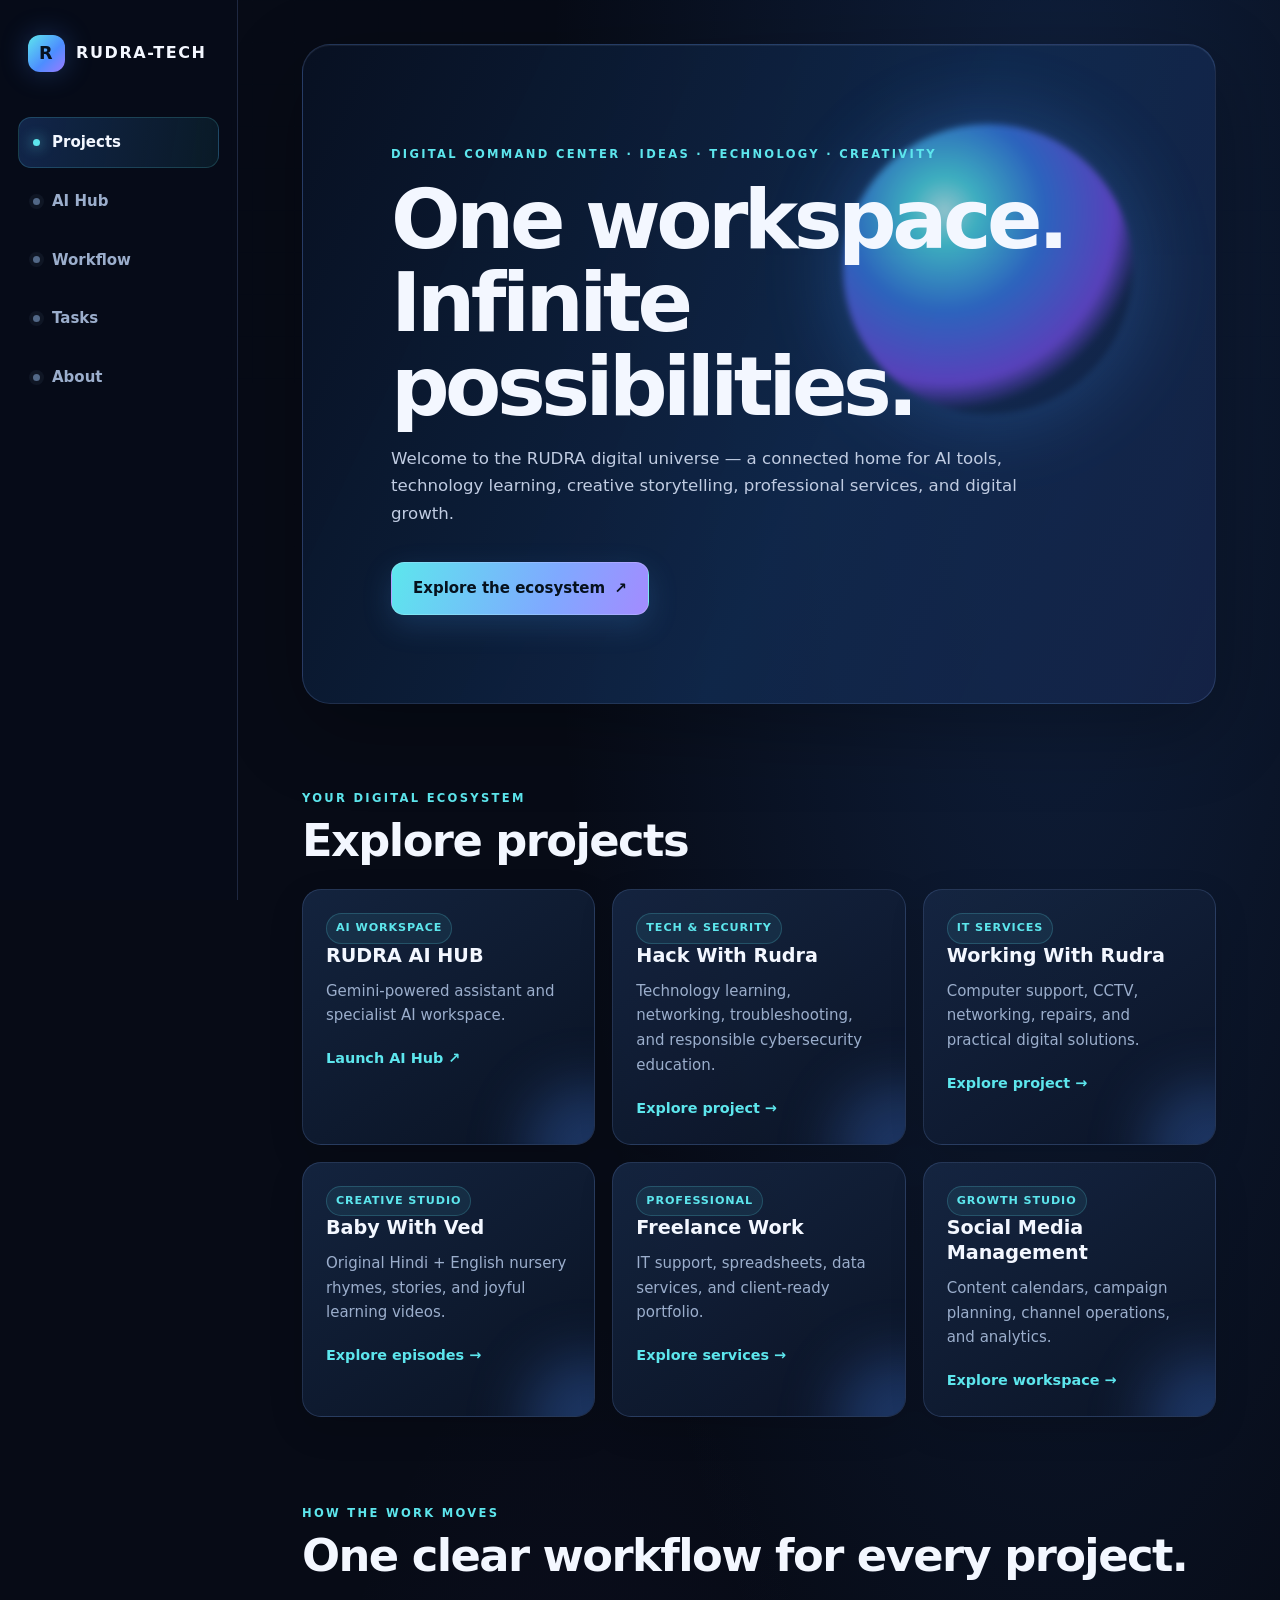
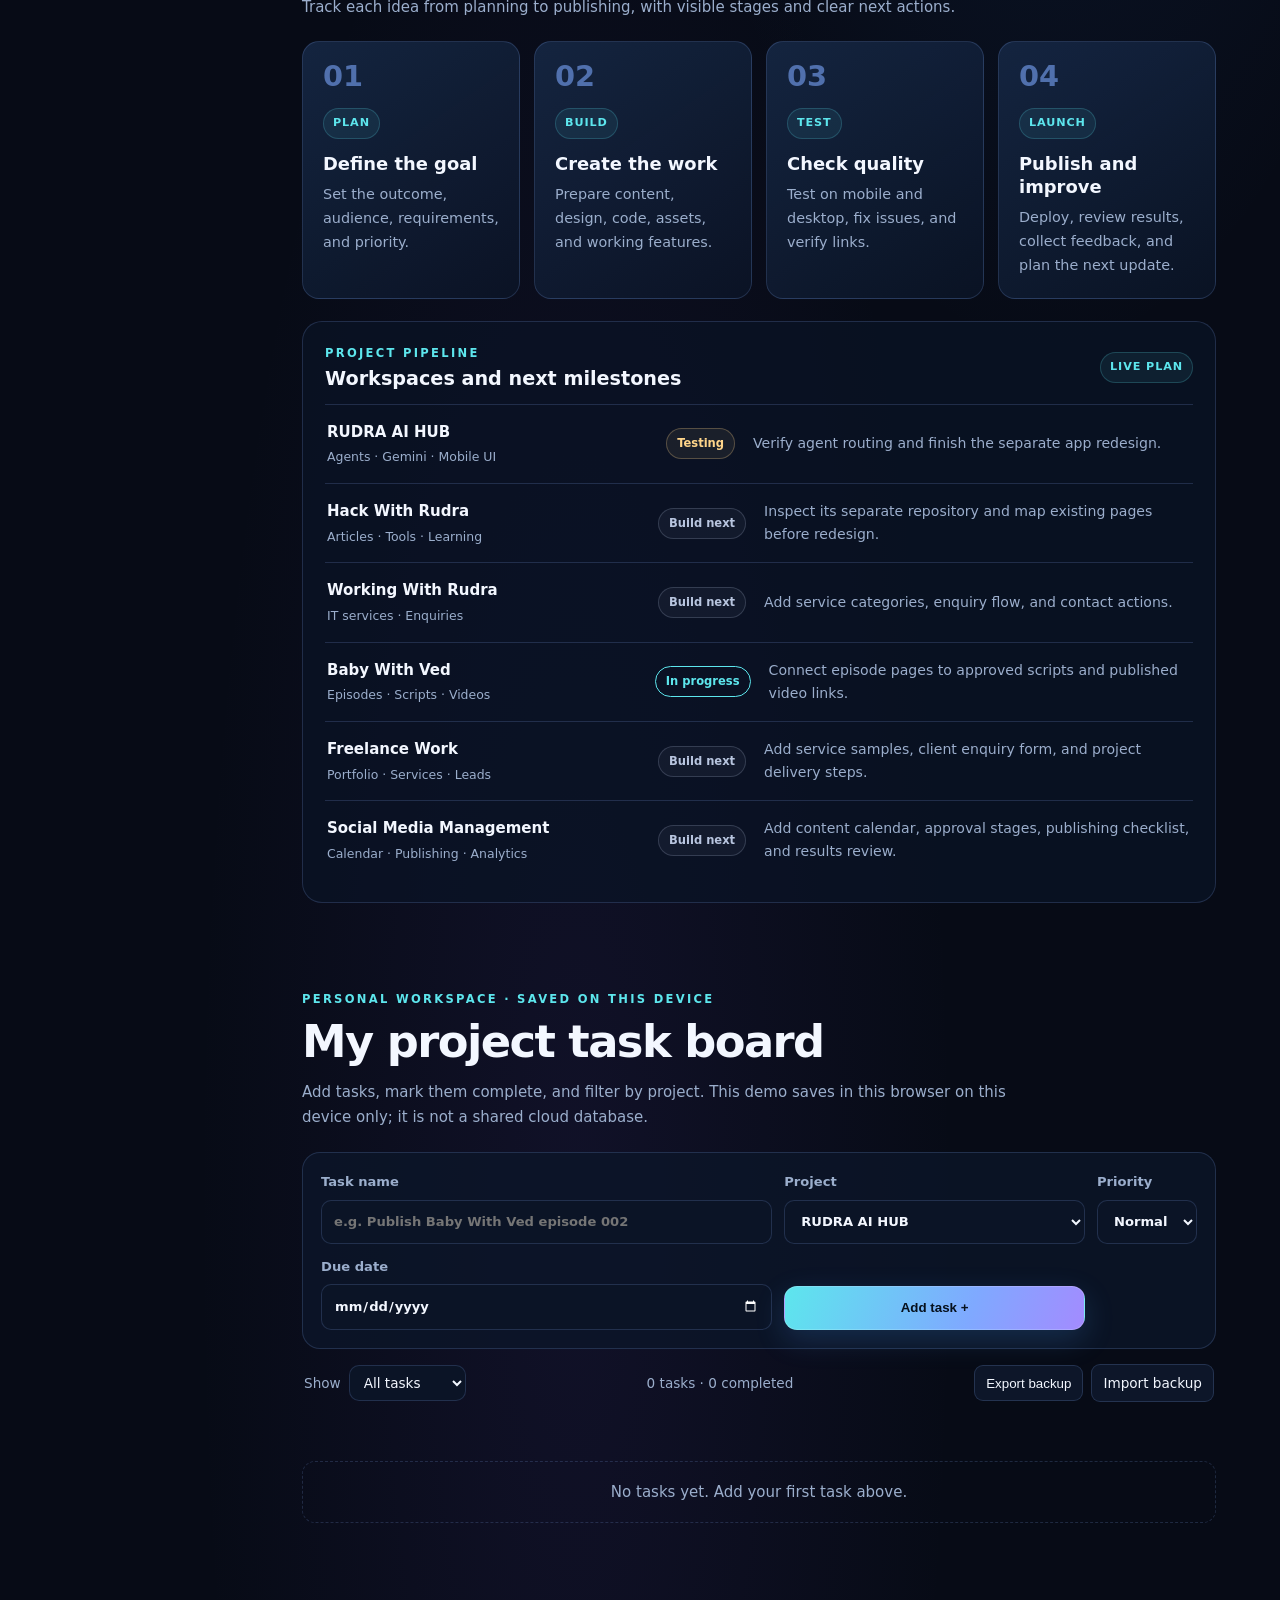
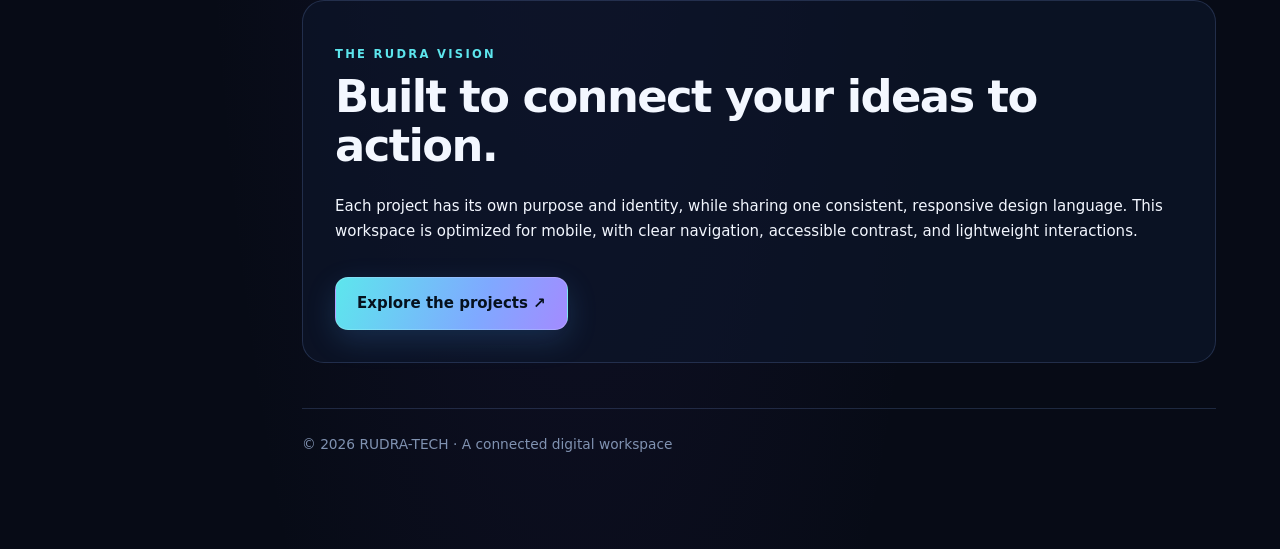
<file: index.html>
<!doctype html>
<html lang="en">
<head>
  <meta charset="utf-8">
  <meta name="viewport" content="width=device-width, initial-scale=1">
  <meta name="theme-color" content="#070b16">
  <meta name="description" content="RUDRA-TECH — one premium digital workspace for AI, technology, creative media, services, and freelance projects.">
  <title>RUDRA-TECH | Digital Command Center</title>
  <link rel="preconnect" href="https://fonts.googleapis.com">
  <link rel="stylesheet" href="assets/css/style.css?v=8">
</head>
<body>
  <header class="site-header">
    <a class="brand" href="./">RUDRA-TECH</a>
    <nav aria-label="Main navigation">
      <a href="#projects">Projects</a>
      <a href="#ai-hub">AI Hub</a>
      <a href="#workflow">Workflow</a>
      <a href="#task-board">Tasks</a>
      <a href="#about">About</a>
    </nav>
  </header>
  <main>
    <section class="hero">
      <p class="eyebrow">DIGITAL COMMAND CENTER · IDEAS · TECHNOLOGY · CREATIVITY</p>
      <h1>One workspace.<br>Infinite possibilities.</h1>
      <p>Welcome to the RUDRA digital universe — a connected home for AI tools, technology learning, creative storytelling, professional services, and digital growth.</p>
      <a class="button" href="#projects">Explore the ecosystem <span aria-hidden="true">↗</span></a>
    </section>

    <section id="projects" class="section">
      <p class="eyebrow">YOUR DIGITAL ECOSYSTEM</p>
      <h2>Explore projects</h2>
      <div class="project-grid">
        <a class="project-card" href="https://rudra-ai-hub.vercel.app/" id="ai-hub">
          <span class="tag">AI WORKSPACE</span><h3>RUDRA AI HUB</h3><p>Gemini-powered assistant and specialist AI workspace.</p><span>Launch AI Hub ↗</span>
        </a>
        <a class="project-card" href="projects/hackwithrudra/">
          <span class="tag">TECH & SECURITY</span><h3>Hack With Rudra</h3><p>Technology learning, networking, troubleshooting, and responsible cybersecurity education.</p><span>Explore project →</span>
        </a>
        <a class="project-card" href="projects/working-with-rudra/">
          <span class="tag">IT SERVICES</span><h3>Working With Rudra</h3><p>Computer support, CCTV, networking, repairs, and practical digital solutions.</p><span>Explore project →</span>
        </a>
        <a class="project-card" href="projects/baby-with-ved/">
          <span class="tag">CREATIVE STUDIO</span><h3>Baby With Ved</h3><p>Original Hindi + English nursery rhymes, stories, and joyful learning videos.</p><span>Explore episodes →</span>
        </a>
        <a class="project-card" href="projects/freelance/">
          <span class="tag">PROFESSIONAL</span><h3>Freelance Work</h3><p>IT support, spreadsheets, data services, and client-ready portfolio.</p><span>Explore services →</span>
        </a>
        <a class="project-card" href="projects/social-media/">
          <span class="tag">GROWTH STUDIO</span><h3>Social Media Management</h3><p>Content calendars, campaign planning, channel operations, and analytics.</p><span>Explore workspace →</span>
        </a>
      </div>
    </section>

    <section id="workflow" class="section">
      <p class="eyebrow">HOW THE WORK MOVES</p>
      <h2>One clear workflow for every project.</h2>
      <p class="workflow-intro">Track each idea from planning to publishing, with visible stages and clear next actions.</p>
      <div class="workflow-steps" aria-label="Project workflow stages">
        <article class="workflow-step"><span class="step-number">01</span><span class="tag">PLAN</span><h3>Define the goal</h3><p>Set the outcome, audience, requirements, and priority.</p></article>
        <article class="workflow-step"><span class="step-number">02</span><span class="tag">BUILD</span><h3>Create the work</h3><p>Prepare content, design, code, assets, and working features.</p></article>
        <article class="workflow-step"><span class="step-number">03</span><span class="tag">TEST</span><h3>Check quality</h3><p>Test on mobile and desktop, fix issues, and verify links.</p></article>
        <article class="workflow-step"><span class="step-number">04</span><span class="tag">LAUNCH</span><h3>Publish and improve</h3><p>Deploy, review results, collect feedback, and plan the next update.</p></article>
      </div>
      <div class="workflow-board">
        <div class="workflow-board-head"><div><p class="eyebrow">PROJECT PIPELINE</p><h3>Workspaces and next milestones</h3></div><span class="tag">LIVE PLAN</span></div>
        <div class="workflow-row"><div><strong>RUDRA AI HUB</strong><small>Agents · Gemini · Mobile UI</small></div><span class="workflow-status status-testing">Testing</span><p>Verify agent routing and finish the separate app redesign.</p></div>
        <div class="workflow-row"><div><strong>Hack With Rudra</strong><small>Articles · Tools · Learning</small></div><span class="workflow-status status-planned">Build next</span><p>Inspect its separate repository and map existing pages before redesign.</p></div>
        <div class="workflow-row"><div><strong>Working With Rudra</strong><small>IT services · Enquiries</small></div><span class="workflow-status status-planned">Build next</span><p>Add service categories, enquiry flow, and contact actions.</p></div>
        <div class="workflow-row"><div><strong>Baby With Ved</strong><small>Episodes · Scripts · Videos</small></div><span class="workflow-status status-progress">In progress</span><p>Connect episode pages to approved scripts and published video links.</p></div>
        <div class="workflow-row"><div><strong>Freelance Work</strong><small>Portfolio · Services · Leads</small></div><span class="workflow-status status-planned">Build next</span><p>Add service samples, client enquiry form, and project delivery steps.</p></div>
        <div class="workflow-row"><div><strong>Social Media Management</strong><small>Calendar · Publishing · Analytics</small></div><span class="workflow-status status-planned">Build next</span><p>Add content calendar, approval stages, publishing checklist, and results review.</p></div>
      </div>
    </section>

    <section id="task-board" class="section">
      <p class="eyebrow">PERSONAL WORKSPACE · SAVED ON THIS DEVICE</p>
      <h2>My project task board</h2>
      <p class="workflow-intro">Add tasks, mark them complete, and filter by project. This demo saves in this browser on this device only; it is not a shared cloud database.</p>
      <div class="task-controls">
        <label class="task-field">Task name<input id="task-title" type="text" maxlength="120" placeholder="e.g. Publish Baby With Ved episode 002"></label>
        <label class="task-field">Project<select id="task-project"><option>RUDRA AI HUB</option><option>Hack With Rudra</option><option>Working With Rudra</option><option>Baby With Ved</option><option>Freelance Work</option><option>Social Media Management</option></select></label>
        <label class="task-field">Priority<select id="task-priority"><option>Normal</option><option>Low</option><option>High</option><option>Urgent</option></select></label>
        <label class="task-field">Due date<input id="task-due" type="date"></label>
        <button class="button task-add" id="task-add" type="button">Add task +</button>
      </div>
      <div class="task-toolbar"><label>Show <select id="task-filter"><option value="all">All tasks</option><option value="open">Pending</option><option value="done">Completed</option></select></label><span id="task-count" aria-live="polite">0 tasks</span><div class="task-backup"><button type="button" id="task-export" class="task-utility">Export backup</button><label class="task-utility task-import">Import backup<input id="task-import" type="file" accept="application/json,.json"></label></div></div><p id="task-feedback" class="task-feedback" aria-live="polite"></p>
      <div id="task-list" class="task-list" aria-live="polite"><p class="task-empty">No tasks yet. Add your first task above.</p></div>
    </section>

    <section id="about" class="section about">
      <p class="eyebrow">THE RUDRA VISION</p>
      <h2>Built to connect your ideas to action.</h2>
      <p>Each project has its own purpose and identity, while sharing one consistent, responsive design language. This workspace is optimized for mobile, with clear navigation, accessible contrast, and lightweight interactions.</p>
      <a class="button" href="#projects">Explore the projects ↗</a>
    </section>
    <footer>© <span id="year"></span> RUDRA-TECH · A connected digital workspace</footer>
  </main>
  <script src="assets/js/main.js"></script>
</body>
</html>
</file>
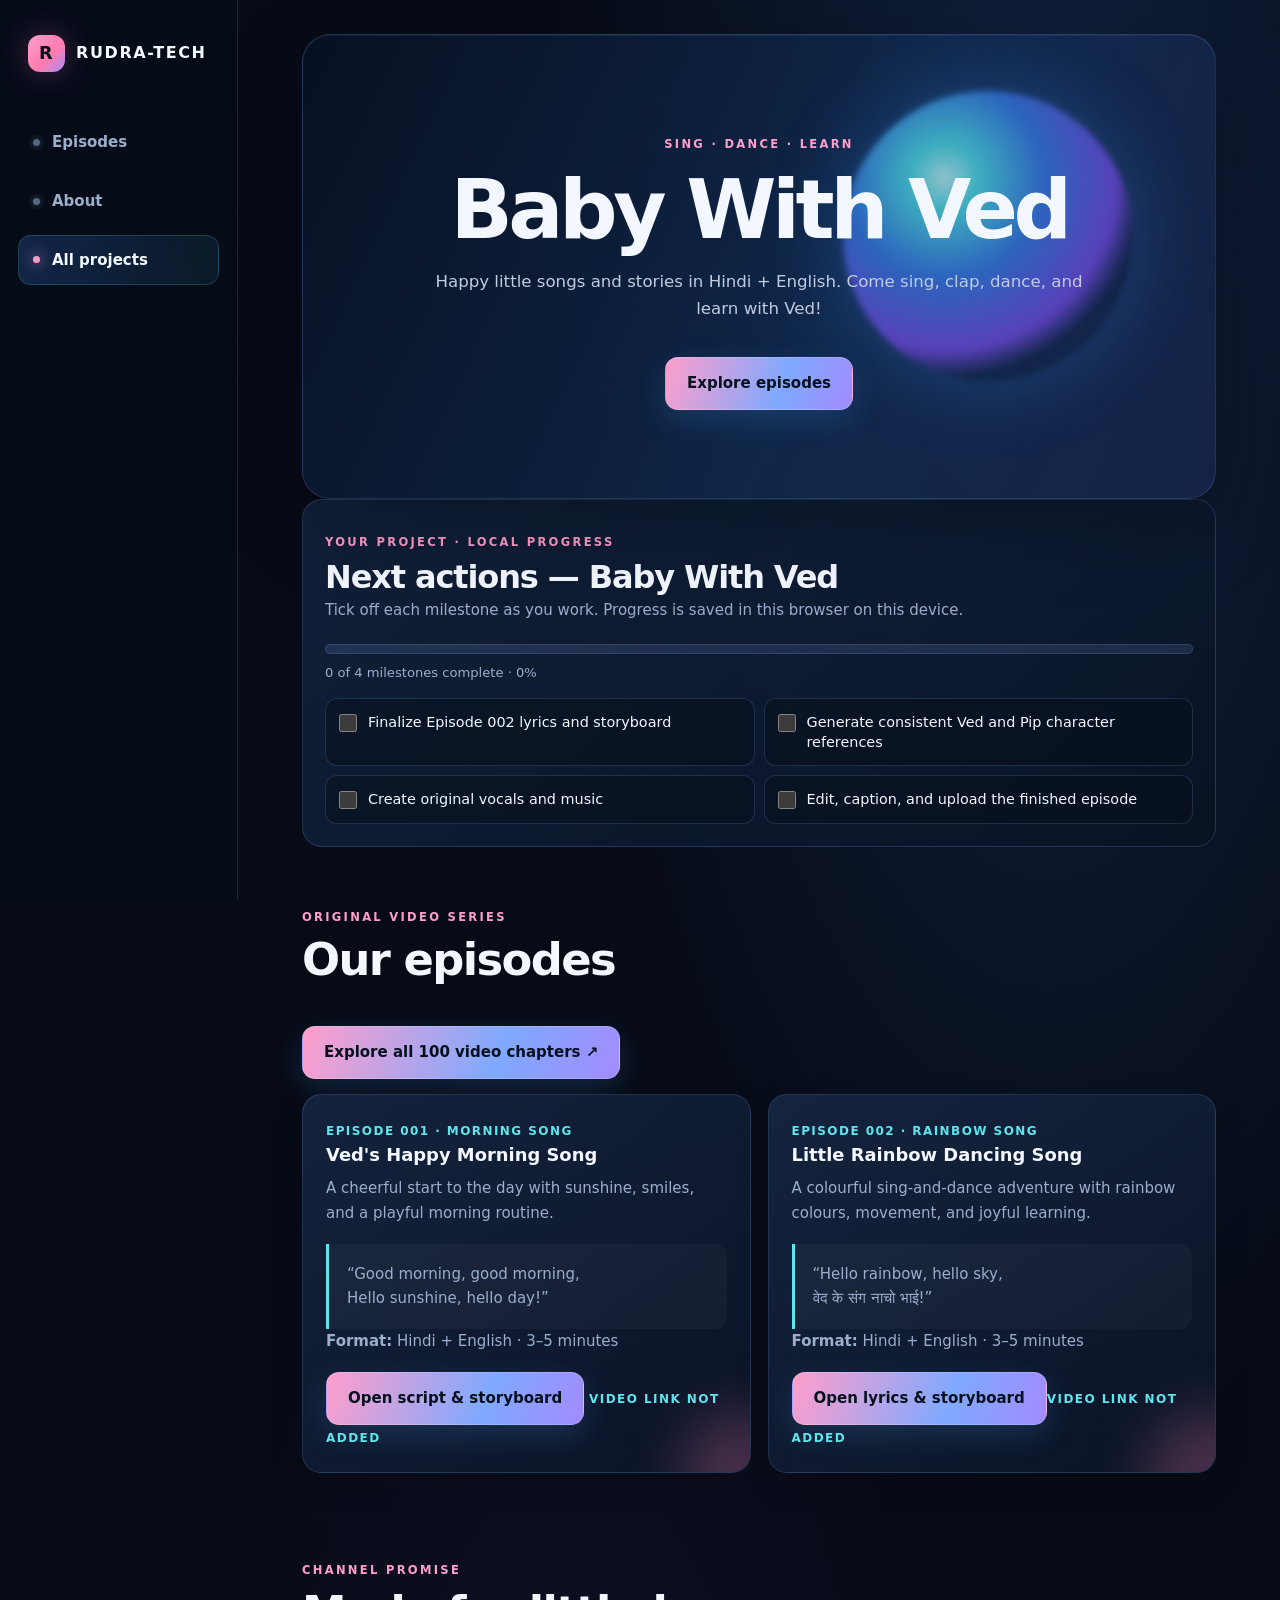
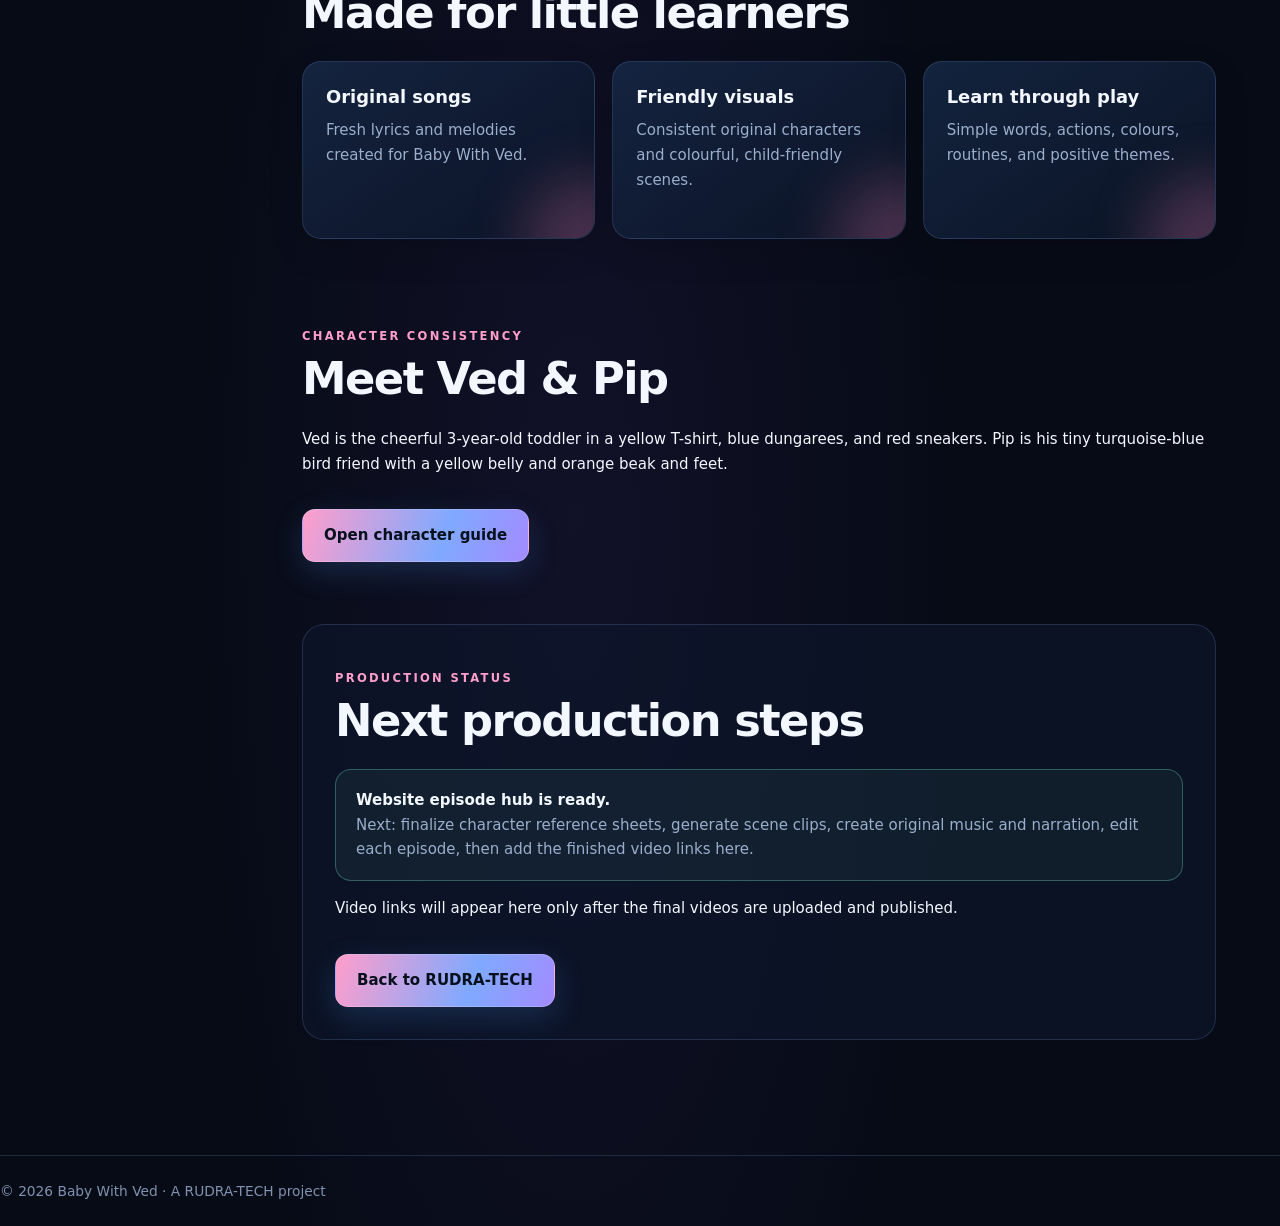
<file: projects/baby-with-ved/index.html>
<!doctype html>
<html lang="en">
<head>
  <meta charset="utf-8">
  <meta name="viewport" content="width=device-width, initial-scale=1">
  <meta name="description" content="Baby With Ved — original Hindi and English nursery rhymes, stories, and joyful learning videos.">
  <title>Baby With Ved | RUDRA-TECH</title>
  <link rel="stylesheet" href="../../assets/css/style.css?v=7">
  <style>
    .baby-hero { text-align: center; max-width: 1100px; margin: 0 auto; }
    .baby-hero h1 { margin-left:auto; margin-right:auto; }
    .baby-hero > p:not(.eyebrow) { margin-left:auto; margin-right:auto; }
    .episode-card { display:flex; flex-direction:column; min-height:100%; }
    .episode-tag { color:var(--accent); font-size:.75rem; font-weight:800; letter-spacing:.12em; }
    .episode-card .button { align-self:flex-start; margin-top:auto; }
    .lyric-preview { padding:18px; border-left:3px solid var(--accent); background:#ffffff08; border-radius:0 12px 12px 0; color:var(--muted); }
    .notice { border:1px solid #72e0c055; background:#72e0c010; border-radius:16px; padding:18px 20px; color:var(--muted); }
    .notice strong { color:var(--text); }
  </style>
</head>
<body>
  <header class="site-header">
    <a class="brand" href="../../">RUDRA-TECH</a>
    <nav aria-label="Main navigation"><a href="#episodes">Episodes</a><a href="#about">About</a><a href="../../#projects">All projects</a></nav>
  </header>
  <main>
    <section class="hero baby-hero">
      <p class="eyebrow">SING · DANCE · LEARN</p>
      <h1>Baby With Ved</h1>
      <p>Happy little songs and stories in Hindi + English. Come sing, clap, dance, and learn with Ved!</p>
      <a class="button" href="#episodes">Explore episodes</a>
    </section>
    <section id="episodes" class="section">
      <p class="eyebrow">ORIGINAL VIDEO SERIES</p>
      <h2>Our episodes</h2>
      <p><a class="button" href="chapters/">Explore all 100 video chapters ↗</a></p>
      <div class="project-grid">
        <article class="episode-card">
          <span class="episode-tag">EPISODE 001 · MORNING SONG</span>
          <h3>Ved's Happy Morning Song</h3>
          <p>A cheerful start to the day with sunshine, smiles, and a playful morning routine.</p>
          <div class="lyric-preview">“Good morning, good morning,<br>Hello sunshine, hello day!”</div>
          <p><strong>Format:</strong> Hindi + English · 3–5 minutes</p>
          <a class="button" href="episodes/veds-happy-morning-song/">Open script & storyboard</a>
          <span class="episode-tag">VIDEO LINK NOT ADDED</span>
        </article>
        <article class="episode-card">
          <span class="episode-tag">EPISODE 002 · RAINBOW SONG</span>
          <h3>Little Rainbow Dancing Song</h3>
          <p>A colourful sing-and-dance adventure with rainbow colours, movement, and joyful learning.</p>
          <div class="lyric-preview">“Hello rainbow, hello sky,<br>वेद के संग नाचो भाई!”</div>
          <p><strong>Format:</strong> Hindi + English · 3–5 minutes</p>
          <a class="button" href="episodes/little-rainbow-dancing-song/">Open lyrics & storyboard</a><span class="episode-tag">VIDEO LINK NOT ADDED</span>
        </article>
      </div>
    </section>
    <section class="section">
      <p class="eyebrow">CHANNEL PROMISE</p>
      <h2>Made for little learners</h2>
      <div class="project-grid">
        <article><h3>Original songs</h3><p>Fresh lyrics and melodies created for Baby With Ved.</p></article>
        <article><h3>Friendly visuals</h3><p>Consistent original characters and colourful, child-friendly scenes.</p></article>
        <article><h3>Learn through play</h3><p>Simple words, actions, colours, routines, and positive themes.</p></article>
      </div>
    </section>
    <section class="section">
      <p class="eyebrow">CHARACTER CONSISTENCY</p>
      <h2>Meet Ved & Pip</h2>
      <p>Ved is the cheerful 3-year-old toddler in a yellow T-shirt, blue dungarees, and red sneakers. Pip is his tiny turquoise-blue bird friend with a yellow belly and orange beak and feet.</p>
      <a class="button" href="character-guide.md">Open character guide</a>
    </section>
    <section id="about" class="section about">
      <p class="eyebrow">PRODUCTION STATUS</p>
      <h2>Next production steps</h2>
      <div class="notice"><strong>Website episode hub is ready.</strong><br>Next: finalize character reference sheets, generate scene clips, create original music and narration, edit each episode, then add the finished video links here.</div>
      <p>Video links will appear here only after the final videos are uploaded and published.</p>
      <a class="button" href="../../#projects">Back to RUDRA-TECH</a>
    </section>
  </main>
  <footer>© <span id="year"></span> Baby With Ved · A RUDRA-TECH project</footer>
  <script src="../../assets/js/main.js"></script>
</body>
</html>
</file>
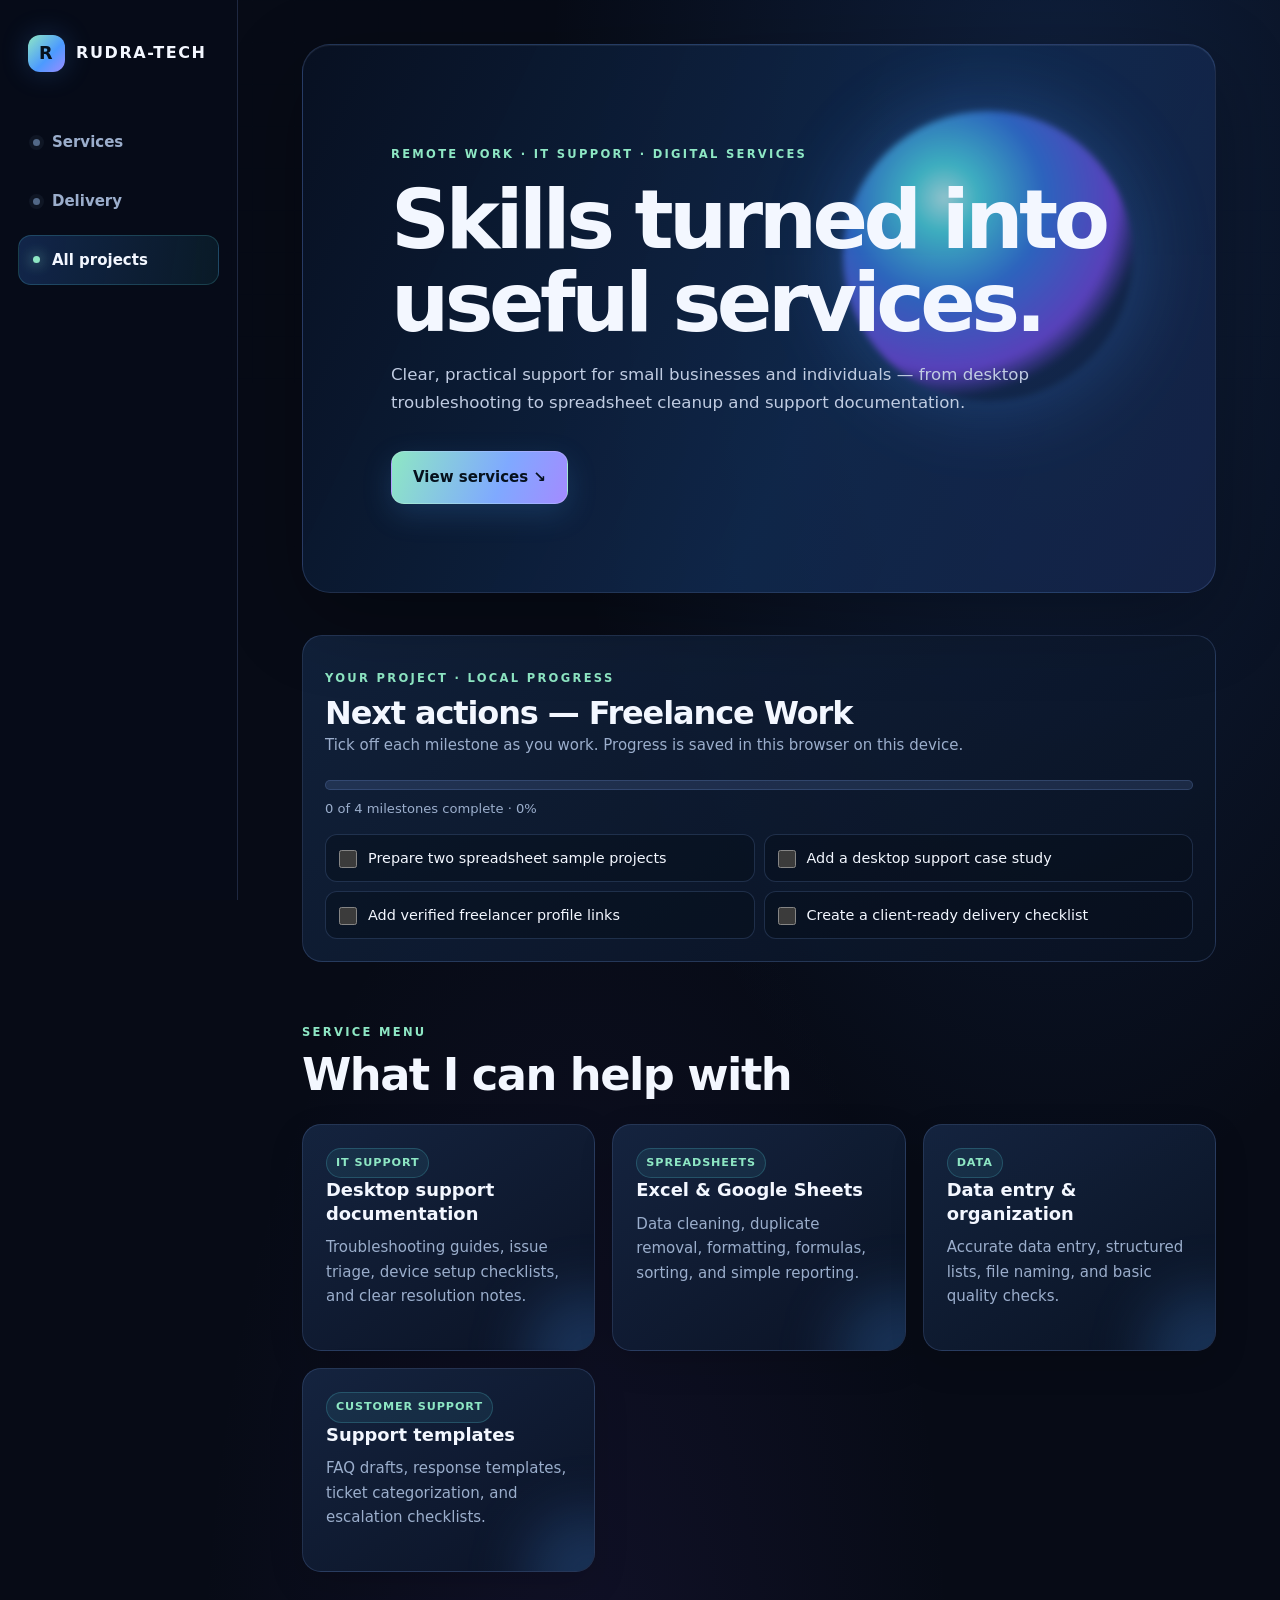
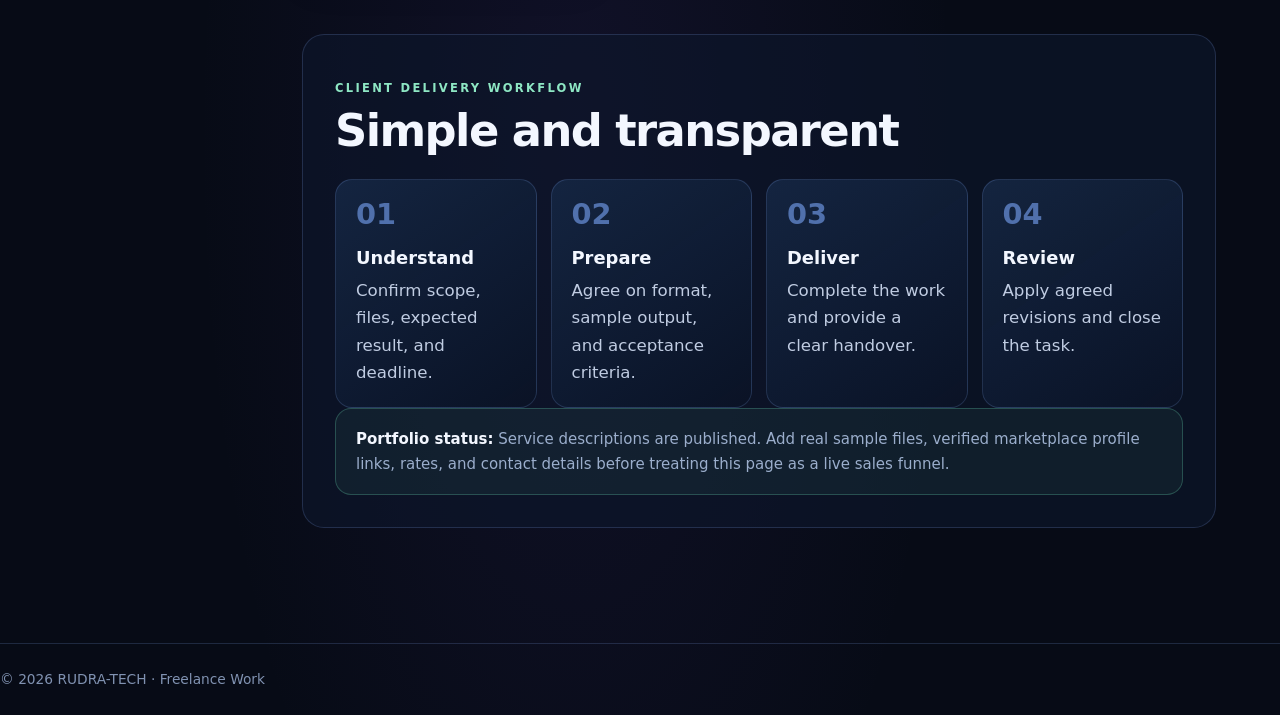
<file: projects/freelance/index.html>
<!doctype html><html lang="en"><head><meta charset="utf-8"><meta name="viewport" content="width=device-width,initial-scale=1"><meta name="theme-color" content="#070b16"><meta name="description" content="Freelance services — IT support, spreadsheet cleanup, documentation and customer support workflows."><title>Freelance Work | RUDRA-TECH</title><link rel="stylesheet" href="../../assets/css/style.css?v=7"></head><body><header class="site-header"><a class="brand" href="../../">RUDRA-TECH</a><nav aria-label="Main navigation"><a href="#services">Services</a><a href="#delivery">Delivery</a><a href="../../#projects">All projects</a></nav></header><main><section class="hero project-hero"><p class="eyebrow">REMOTE WORK · IT SUPPORT · DIGITAL SERVICES</p><h1>Skills turned into useful services.</h1><p>Clear, practical support for small businesses and individuals — from desktop troubleshooting to spreadsheet cleanup and support documentation.</p><a class="button" href="#services">View services ↘</a></section><section id="services" class="section"><p class="eyebrow">SERVICE MENU</p><h2>What I can help with</h2><div class="project-grid"><article><span class="tag">IT SUPPORT</span><h3>Desktop support documentation</h3><p>Troubleshooting guides, issue triage, device setup checklists, and clear resolution notes.</p></article><article><span class="tag">SPREADSHEETS</span><h3>Excel & Google Sheets</h3><p>Data cleaning, duplicate removal, formatting, formulas, sorting, and simple reporting.</p></article><article><span class="tag">DATA</span><h3>Data entry & organization</h3><p>Accurate data entry, structured lists, file naming, and basic quality checks.</p></article><article><span class="tag">CUSTOMER SUPPORT</span><h3>Support templates</h3><p>FAQ drafts, response templates, ticket categorization, and escalation checklists.</p></article></div></section><section id="delivery" class="section about"><p class="eyebrow">CLIENT DELIVERY WORKFLOW</p><h2>Simple and transparent</h2><div class="workflow-steps"><article class="workflow-step"><span class="step-number">01</span><h3>Understand</h3><p>Confirm scope, files, expected result, and deadline.</p></article><article class="workflow-step"><span class="step-number">02</span><h3>Prepare</h3><p>Agree on format, sample output, and acceptance criteria.</p></article><article class="workflow-step"><span class="step-number">03</span><h3>Deliver</h3><p>Complete the work and provide a clear handover.</p></article><article class="workflow-step"><span class="step-number">04</span><h3>Review</h3><p>Apply agreed revisions and close the task.</p></article></div><div class="notice"><strong>Portfolio status:</strong> Service descriptions are published. Add real sample files, verified marketplace profile links, rates, and contact details before treating this page as a live sales funnel.</div></section></main><footer>© <span id="year"></span> RUDRA-TECH · Freelance Work</footer><script src="../../assets/js/main.js"></script></body></html>
</file>
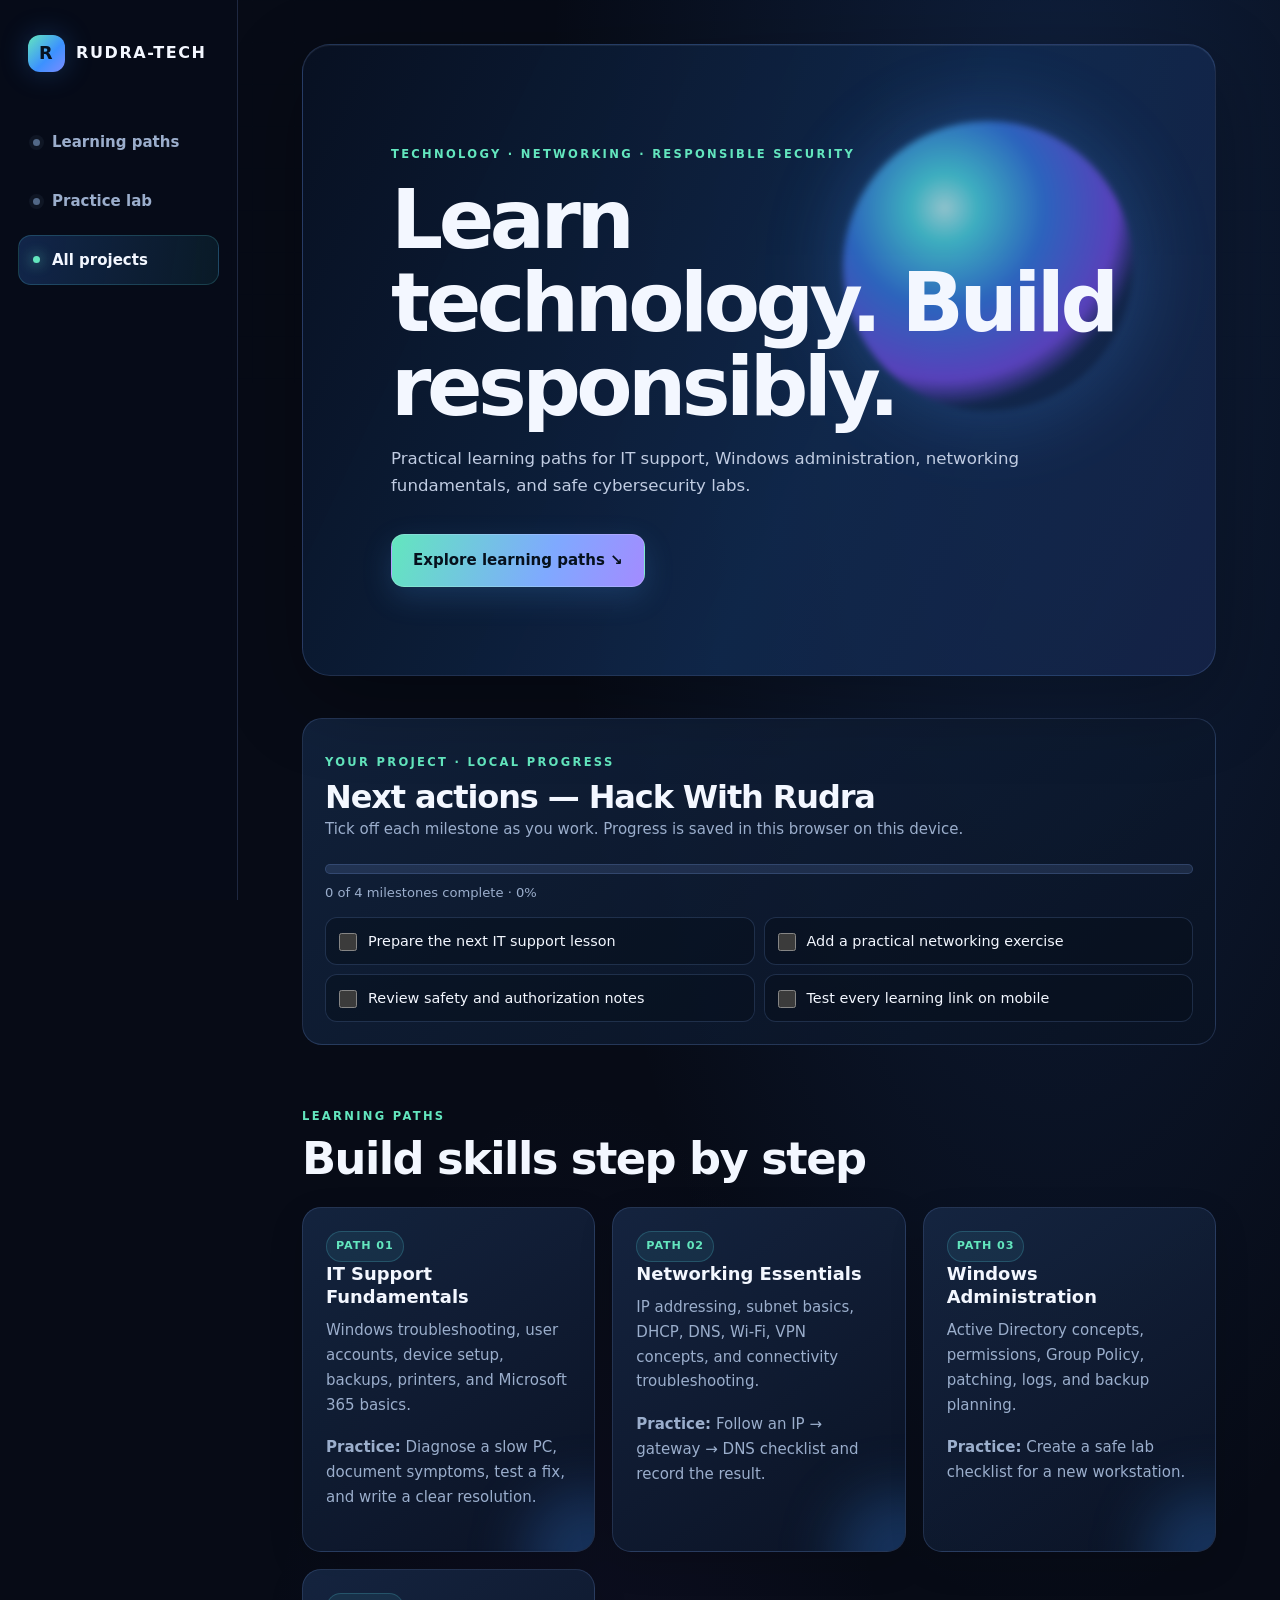
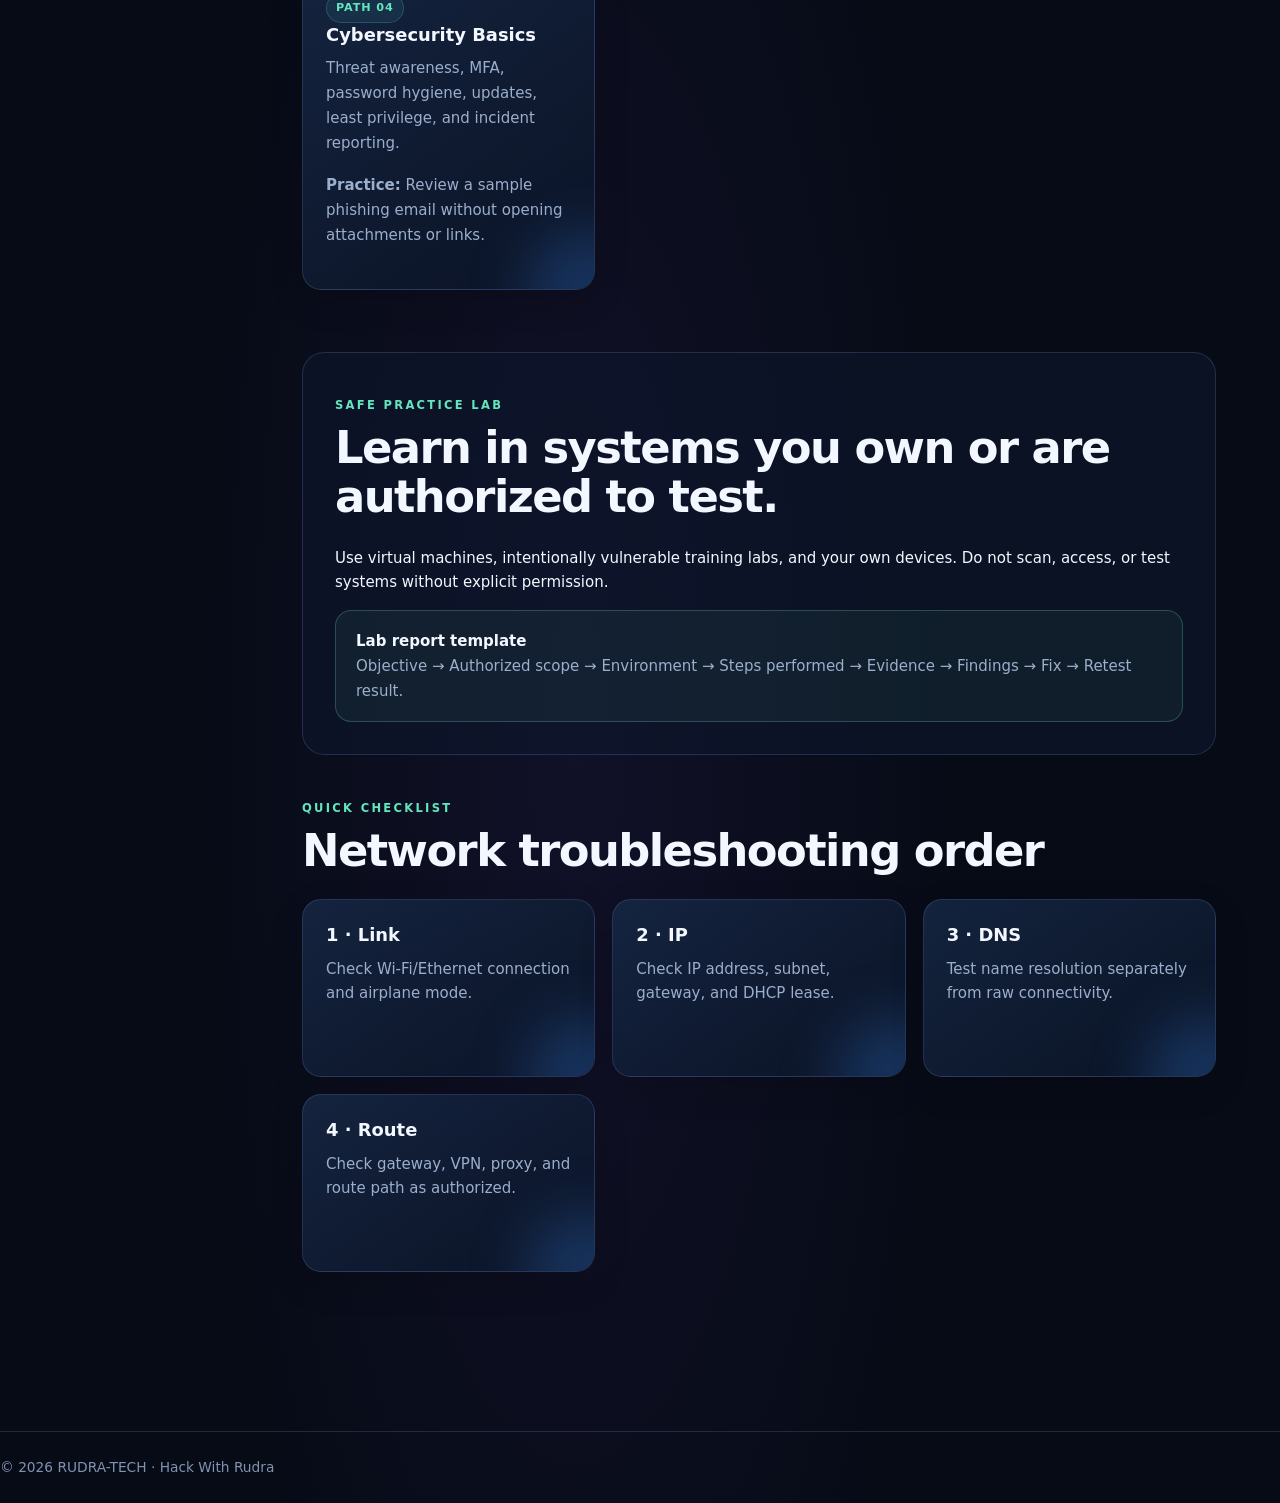
<file: projects/hackwithrudra/index.html>
<!doctype html><html lang="en"><head><meta charset="utf-8"><meta name="viewport" content="width=device-width,initial-scale=1"><meta name="theme-color" content="#070b16"><meta name="description" content="Hack With Rudra — practical IT, networking and responsible cybersecurity learning."><title>Hack With Rudra | RUDRA-TECH</title><link rel="stylesheet" href="../../assets/css/style.css?v=7"></head><body><header class="site-header"><a class="brand" href="../../">RUDRA-TECH</a><nav aria-label="Main navigation"><a href="#learning">Learning paths</a><a href="#lab">Practice lab</a><a href="../../#projects">All projects</a></nav></header><main><section class="hero project-hero"><p class="eyebrow">TECHNOLOGY · NETWORKING · RESPONSIBLE SECURITY</p><h1>Learn technology. Build responsibly.</h1><p>Practical learning paths for IT support, Windows administration, networking fundamentals, and safe cybersecurity labs.</p><a class="button" href="#learning">Explore learning paths ↘</a></section><section id="learning" class="section"><p class="eyebrow">LEARNING PATHS</p><h2>Build skills step by step</h2><div class="project-grid"><article><span class="tag">PATH 01</span><h3>IT Support Fundamentals</h3><p>Windows troubleshooting, user accounts, device setup, backups, printers, and Microsoft 365 basics.</p><p><strong>Practice:</strong> Diagnose a slow PC, document symptoms, test a fix, and write a clear resolution.</p></article><article><span class="tag">PATH 02</span><h3>Networking Essentials</h3><p>IP addressing, subnet basics, DHCP, DNS, Wi-Fi, VPN concepts, and connectivity troubleshooting.</p><p><strong>Practice:</strong> Follow an IP → gateway → DNS checklist and record the result.</p></article><article><span class="tag">PATH 03</span><h3>Windows Administration</h3><p>Active Directory concepts, permissions, Group Policy, patching, logs, and backup planning.</p><p><strong>Practice:</strong> Create a safe lab checklist for a new workstation.</p></article><article><span class="tag">PATH 04</span><h3>Cybersecurity Basics</h3><p>Threat awareness, MFA, password hygiene, updates, least privilege, and incident reporting.</p><p><strong>Practice:</strong> Review a sample phishing email without opening attachments or links.</p></article></div></section><section id="lab" class="section about"><p class="eyebrow">SAFE PRACTICE LAB</p><h2>Learn in systems you own or are authorized to test.</h2><p>Use virtual machines, intentionally vulnerable training labs, and your own devices. Do not scan, access, or test systems without explicit permission.</p><div class="notice"><strong>Lab report template</strong><br>Objective → Authorized scope → Environment → Steps performed → Evidence → Findings → Fix → Retest result.</div></section><section class="section"><p class="eyebrow">QUICK CHECKLIST</p><h2>Network troubleshooting order</h2><div class="project-grid"><article><h3>1 · Link</h3><p>Check Wi-Fi/Ethernet connection and airplane mode.</p></article><article><h3>2 · IP</h3><p>Check IP address, subnet, gateway, and DHCP lease.</p></article><article><h3>3 · DNS</h3><p>Test name resolution separately from raw connectivity.</p></article><article><h3>4 · Route</h3><p>Check gateway, VPN, proxy, and route path as authorized.</p></article></div></section></main><footer>© <span id="year"></span> RUDRA-TECH · Hack With Rudra</footer><script src="../../assets/js/main.js"></script></body></html>
</file>
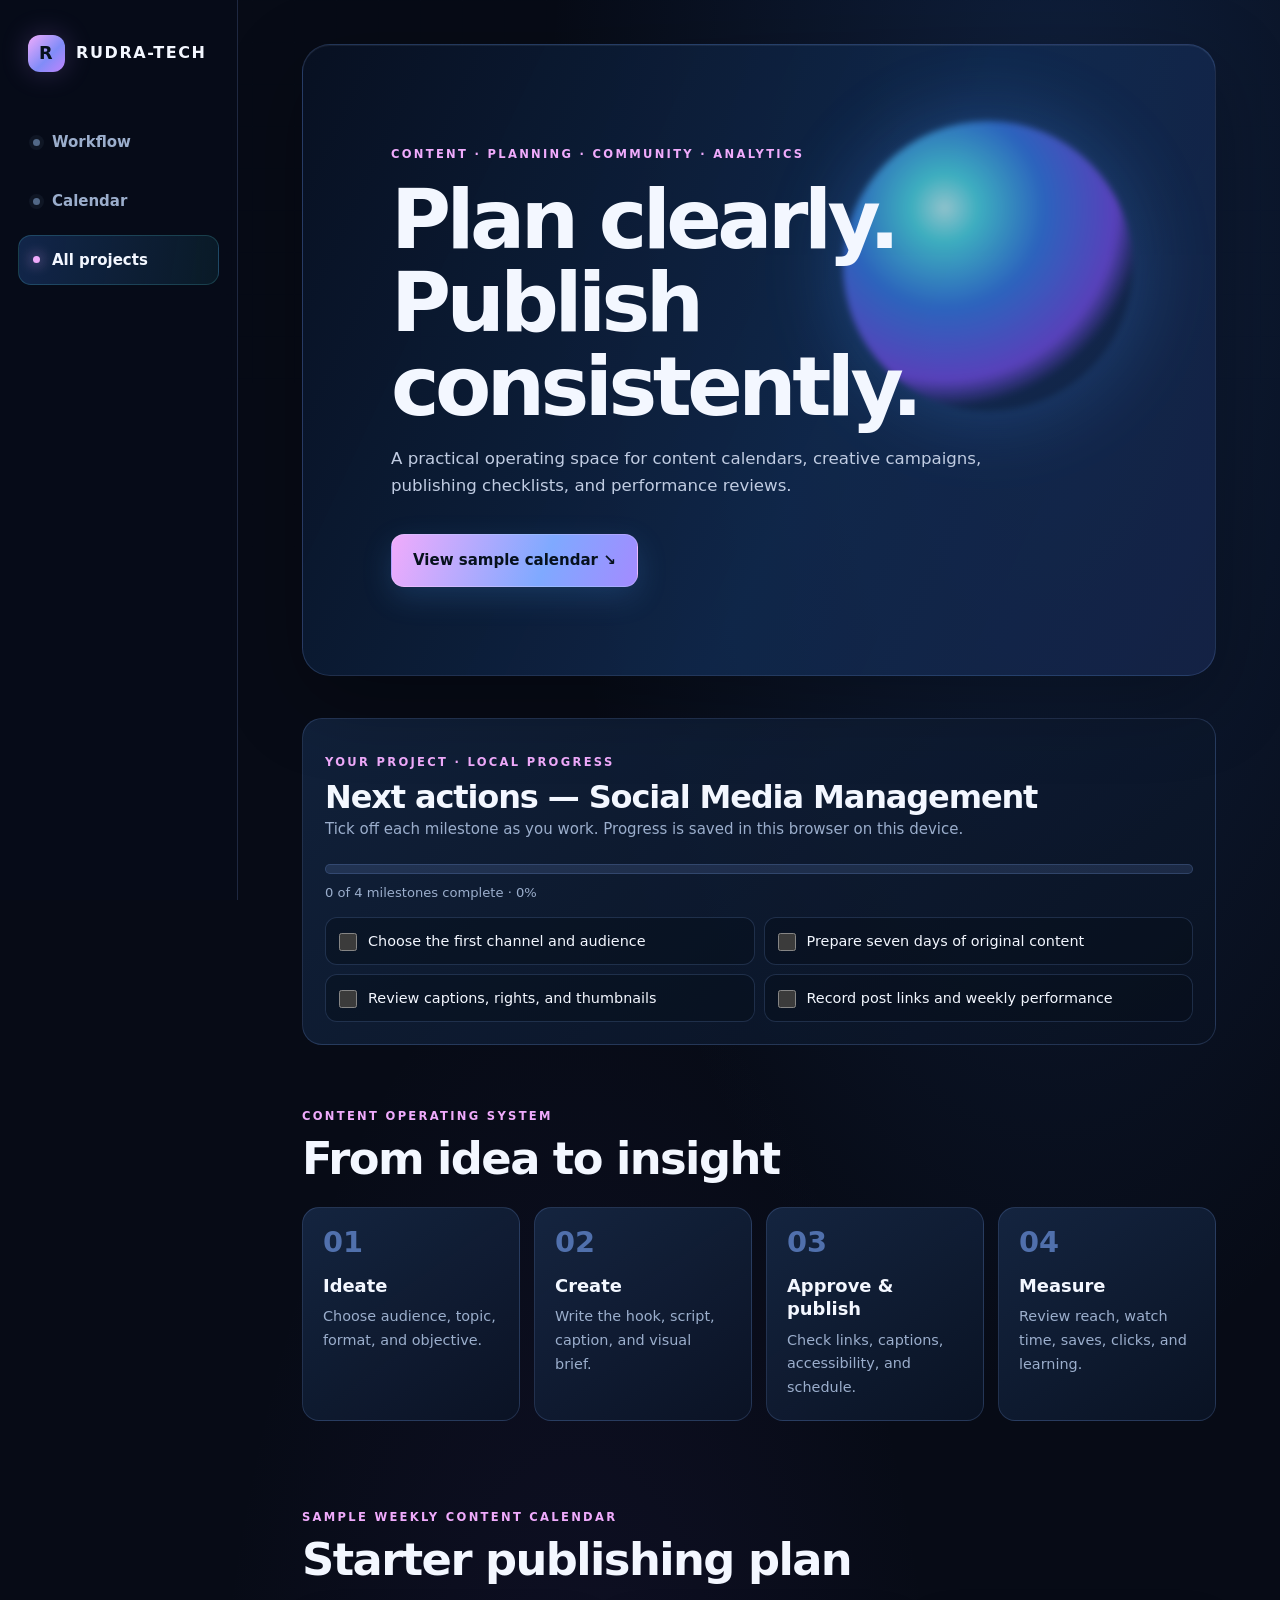
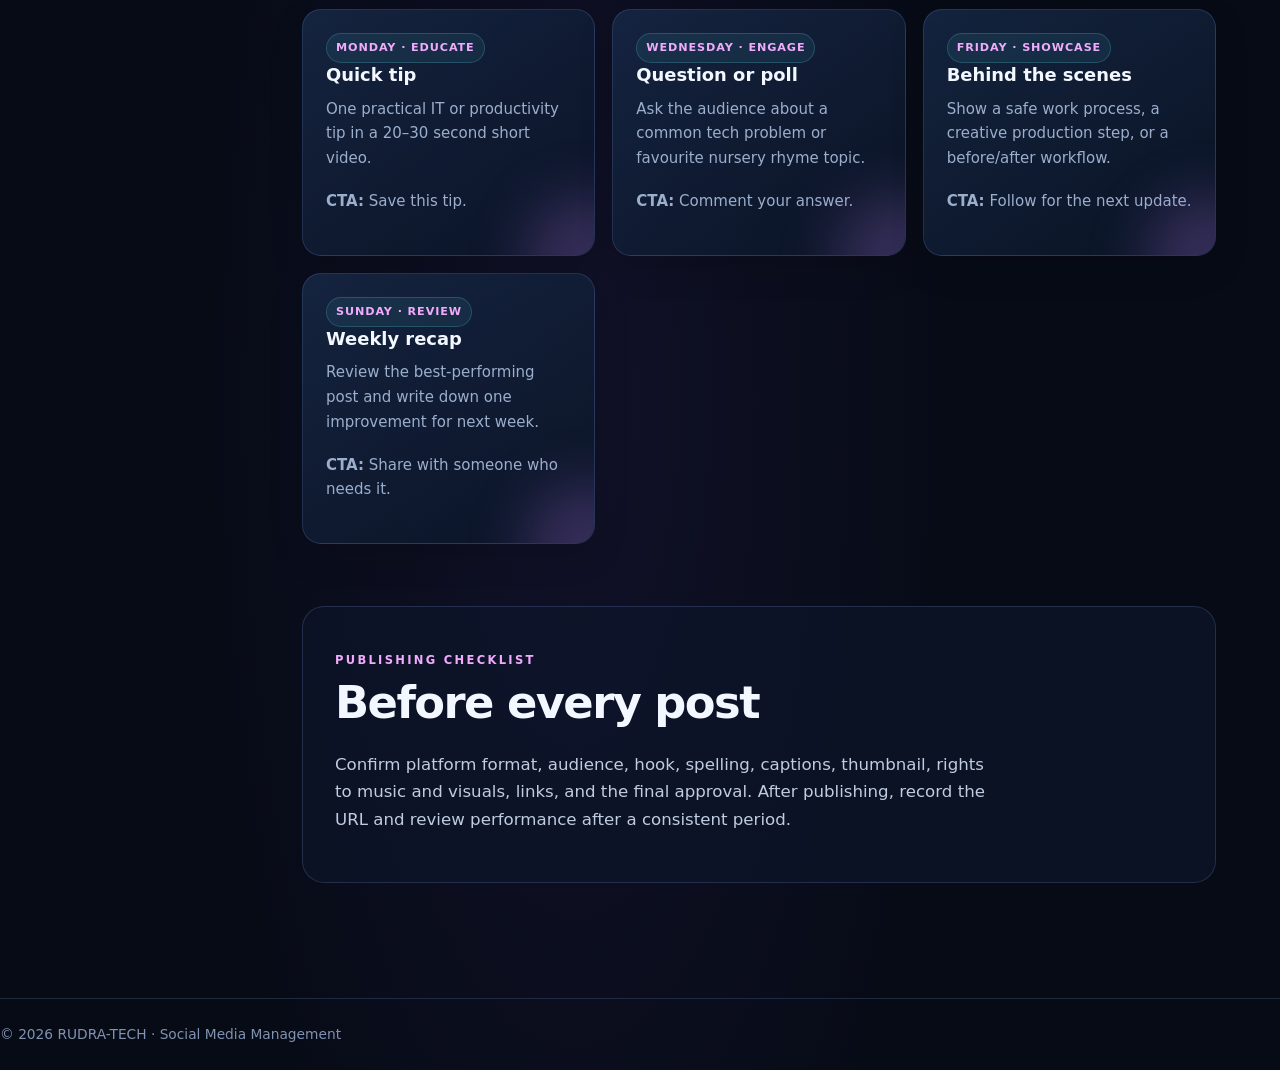
<file: projects/social-media/index.html>
<!doctype html><html lang="en"><head><meta charset="utf-8"><meta name="viewport" content="width=device-width,initial-scale=1"><meta name="theme-color" content="#070b16"><meta name="description" content="Social Media Management — content planning, publishing workflows and performance review."><title>Social Media Management | RUDRA-TECH</title><link rel="stylesheet" href="../../assets/css/style.css?v=7"></head><body><header class="site-header"><a class="brand" href="../../">RUDRA-TECH</a><nav aria-label="Main navigation"><a href="#workflow">Workflow</a><a href="#calendar">Calendar</a><a href="../../#projects">All projects</a></nav></header><main><section class="hero project-hero"><p class="eyebrow">CONTENT · PLANNING · COMMUNITY · ANALYTICS</p><h1>Plan clearly. Publish consistently.</h1><p>A practical operating space for content calendars, creative campaigns, publishing checklists, and performance reviews.</p><a class="button" href="#calendar">View sample calendar ↘</a></section><section id="workflow" class="section"><p class="eyebrow">CONTENT OPERATING SYSTEM</p><h2>From idea to insight</h2><div class="workflow-steps"><article class="workflow-step"><span class="step-number">01</span><h3>Ideate</h3><p>Choose audience, topic, format, and objective.</p></article><article class="workflow-step"><span class="step-number">02</span><h3>Create</h3><p>Write the hook, script, caption, and visual brief.</p></article><article class="workflow-step"><span class="step-number">03</span><h3>Approve & publish</h3><p>Check links, captions, accessibility, and schedule.</p></article><article class="workflow-step"><span class="step-number">04</span><h3>Measure</h3><p>Review reach, watch time, saves, clicks, and learning.</p></article></div></section><section id="calendar" class="section"><p class="eyebrow">SAMPLE WEEKLY CONTENT CALENDAR</p><h2>Starter publishing plan</h2><div class="project-grid"><article><span class="tag">MONDAY · EDUCATE</span><h3>Quick tip</h3><p>One practical IT or productivity tip in a 20–30 second short video.</p><p><strong>CTA:</strong> Save this tip.</p></article><article><span class="tag">WEDNESDAY · ENGAGE</span><h3>Question or poll</h3><p>Ask the audience about a common tech problem or favourite nursery rhyme topic.</p><p><strong>CTA:</strong> Comment your answer.</p></article><article><span class="tag">FRIDAY · SHOWCASE</span><h3>Behind the scenes</h3><p>Show a safe work process, a creative production step, or a before/after workflow.</p><p><strong>CTA:</strong> Follow for the next update.</p></article><article><span class="tag">SUNDAY · REVIEW</span><h3>Weekly recap</h3><p>Review the best-performing post and write down one improvement for next week.</p><p><strong>CTA:</strong> Share with someone who needs it.</p></article></div></section><section class="section about"><p class="eyebrow">PUBLISHING CHECKLIST</p><h2>Before every post</h2><p>Confirm platform format, audience, hook, spelling, captions, thumbnail, rights to music and visuals, links, and the final approval. After publishing, record the URL and review performance after a consistent period.</p></section></main><footer>© <span id="year"></span> RUDRA-TECH · Social Media Management</footer><script src="../../assets/js/main.js"></script></body></html>
</file>
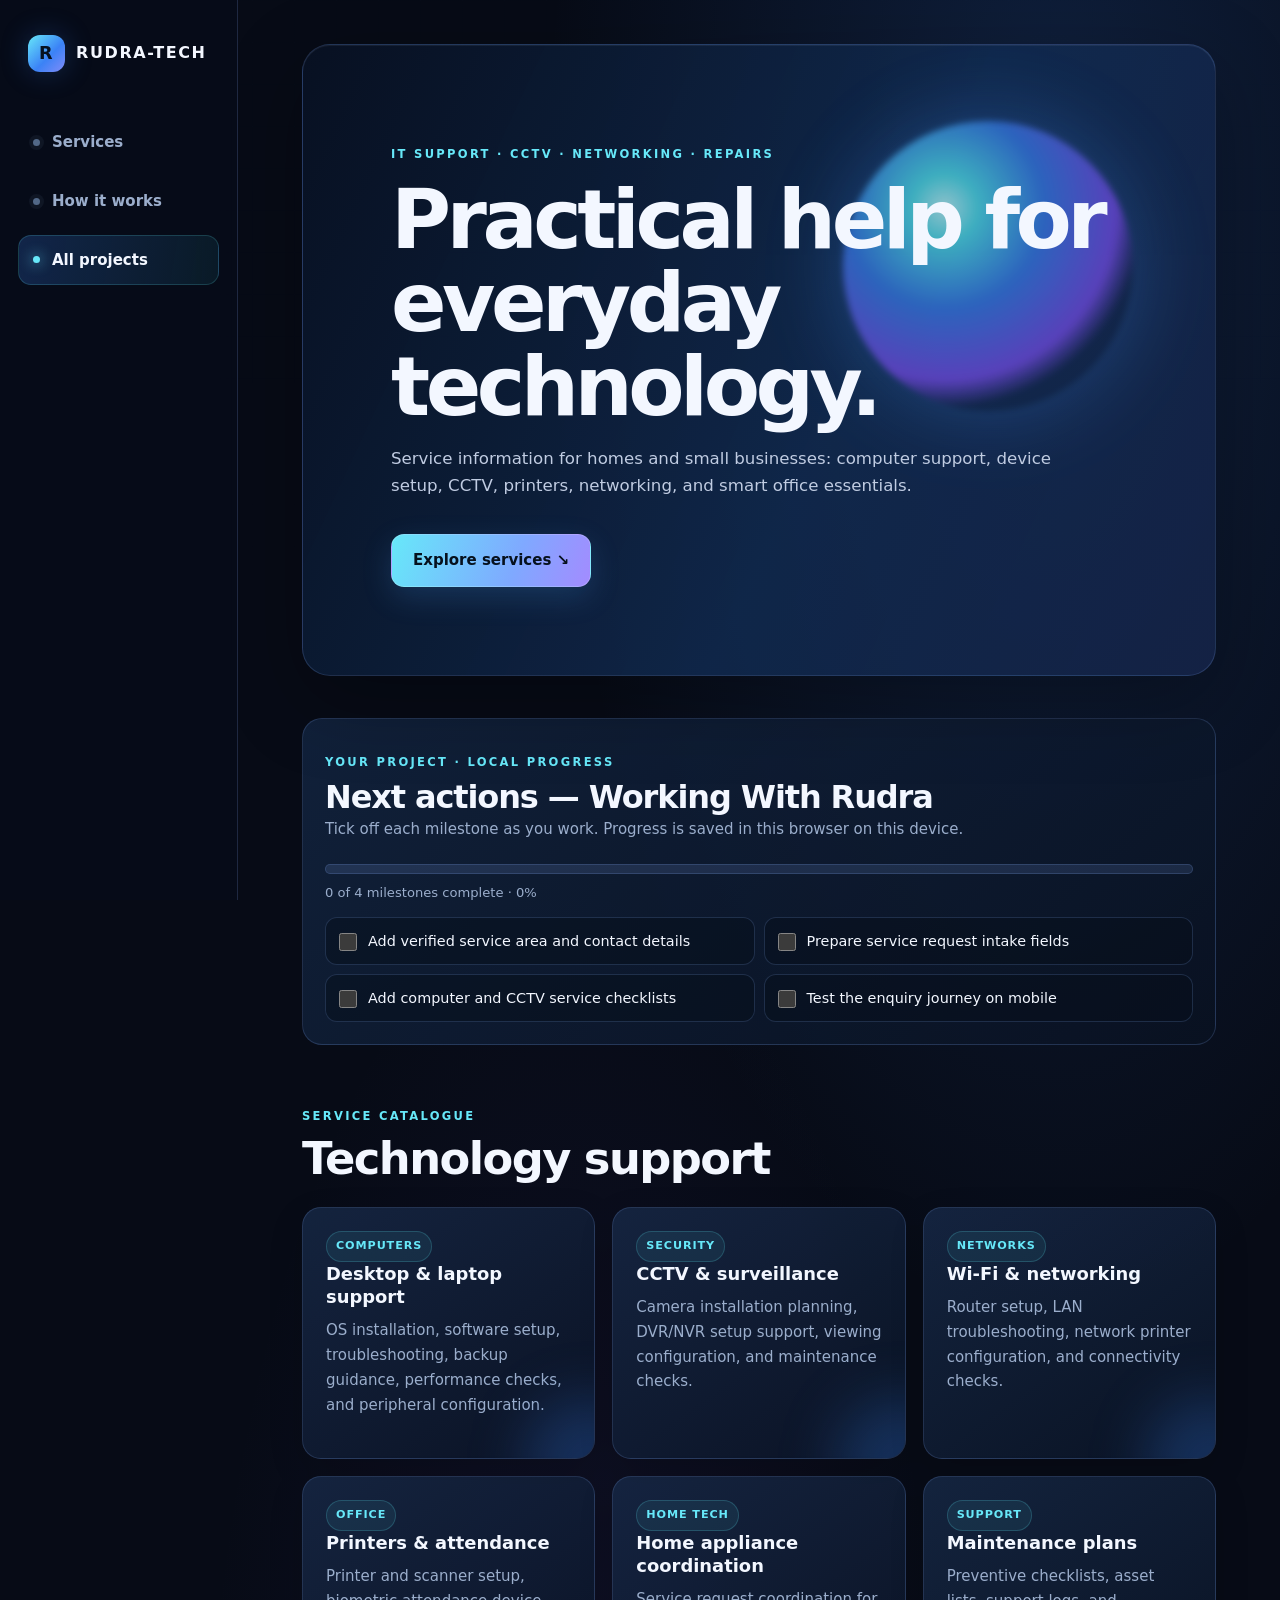
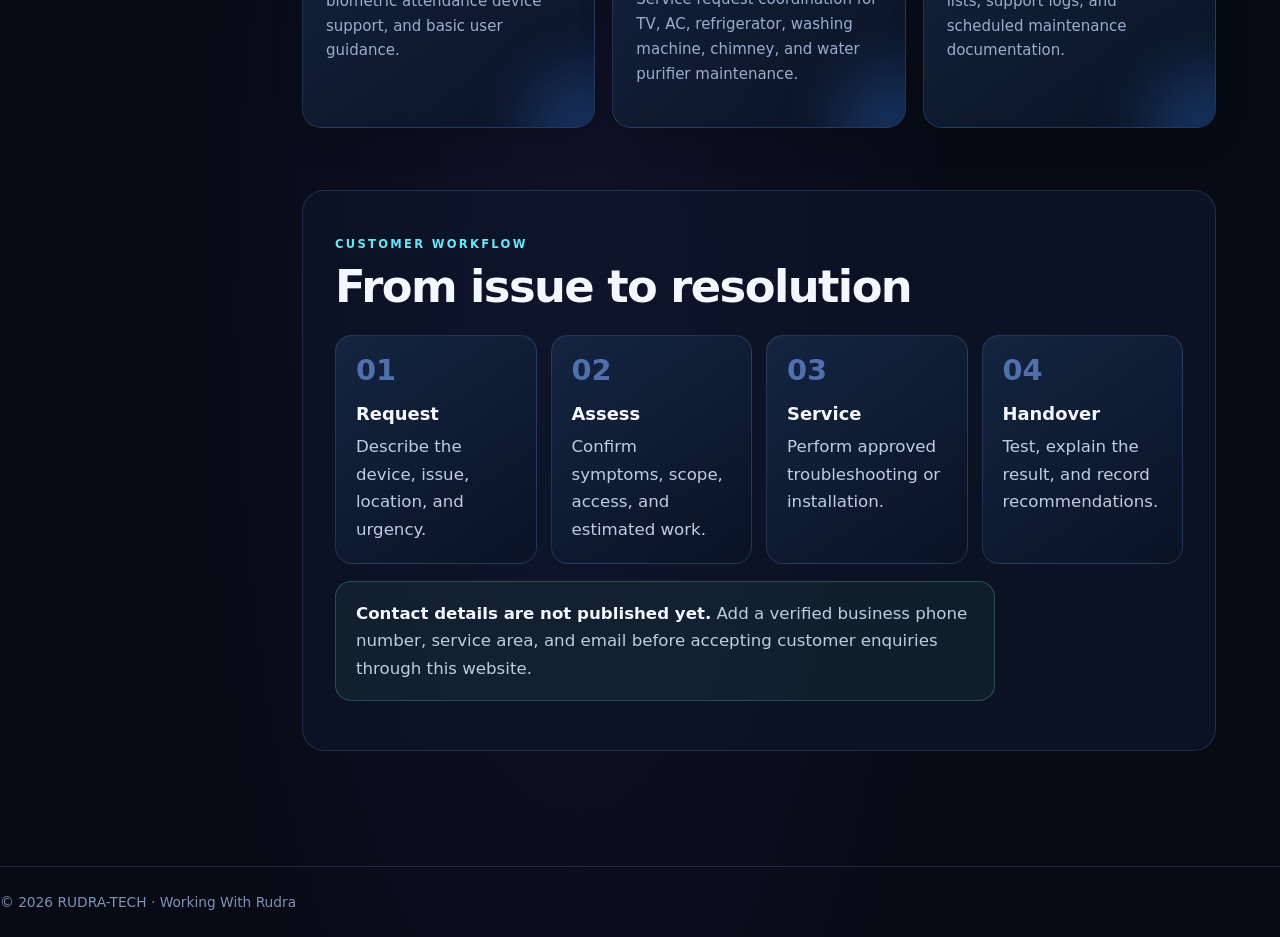
<file: projects/working-with-rudra/index.html>
<!doctype html><html lang="en"><head><meta charset="utf-8"><meta name="viewport" content="width=device-width,initial-scale=1"><meta name="theme-color" content="#070b16"><meta name="description" content="Working With Rudra — computer support, CCTV, networking and home technology services."><title>Working With Rudra | RUDRA-TECH</title><link rel="stylesheet" href="../../assets/css/style.css?v=7"></head><body><header class="site-header"><a class="brand" href="../../">RUDRA-TECH</a><nav aria-label="Main navigation"><a href="#services">Services</a><a href="#process">How it works</a><a href="../../#projects">All projects</a></nav></header><main><section class="hero project-hero"><p class="eyebrow">IT SUPPORT · CCTV · NETWORKING · REPAIRS</p><h1>Practical help for everyday technology.</h1><p>Service information for homes and small businesses: computer support, device setup, CCTV, printers, networking, and smart office essentials.</p><a class="button" href="#services">Explore services ↘</a></section><section id="services" class="section"><p class="eyebrow">SERVICE CATALOGUE</p><h2>Technology support</h2><div class="project-grid"><article><span class="tag">COMPUTERS</span><h3>Desktop & laptop support</h3><p>OS installation, software setup, troubleshooting, backup guidance, performance checks, and peripheral configuration.</p></article><article><span class="tag">SECURITY</span><h3>CCTV & surveillance</h3><p>Camera installation planning, DVR/NVR setup support, viewing configuration, and maintenance checks.</p></article><article><span class="tag">NETWORKS</span><h3>Wi-Fi & networking</h3><p>Router setup, LAN troubleshooting, network printer configuration, and connectivity checks.</p></article><article><span class="tag">OFFICE</span><h3>Printers & attendance</h3><p>Printer and scanner setup, biometric attendance device support, and basic user guidance.</p></article><article><span class="tag">HOME TECH</span><h3>Home appliance coordination</h3><p>Service request coordination for TV, AC, refrigerator, washing machine, chimney, and water purifier maintenance.</p></article><article><span class="tag">SUPPORT</span><h3>Maintenance plans</h3><p>Preventive checklists, asset lists, support logs, and scheduled maintenance documentation.</p></article></div></section><section id="process" class="section about"><p class="eyebrow">CUSTOMER WORKFLOW</p><h2>From issue to resolution</h2><div class="workflow-steps"><article class="workflow-step"><span class="step-number">01</span><h3>Request</h3><p>Describe the device, issue, location, and urgency.</p></article><article class="workflow-step"><span class="step-number">02</span><h3>Assess</h3><p>Confirm symptoms, scope, access, and estimated work.</p></article><article class="workflow-step"><span class="step-number">03</span><h3>Service</h3><p>Perform approved troubleshooting or installation.</p></article><article class="workflow-step"><span class="step-number">04</span><h3>Handover</h3><p>Test, explain the result, and record recommendations.</p></article></div><p class="notice"><strong>Contact details are not published yet.</strong> Add a verified business phone number, service area, and email before accepting customer enquiries through this website.</p></section></main><footer>© <span id="year"></span> RUDRA-TECH · Working With Rudra</footer><script src="../../assets/js/main.js"></script></body></html>
</file>
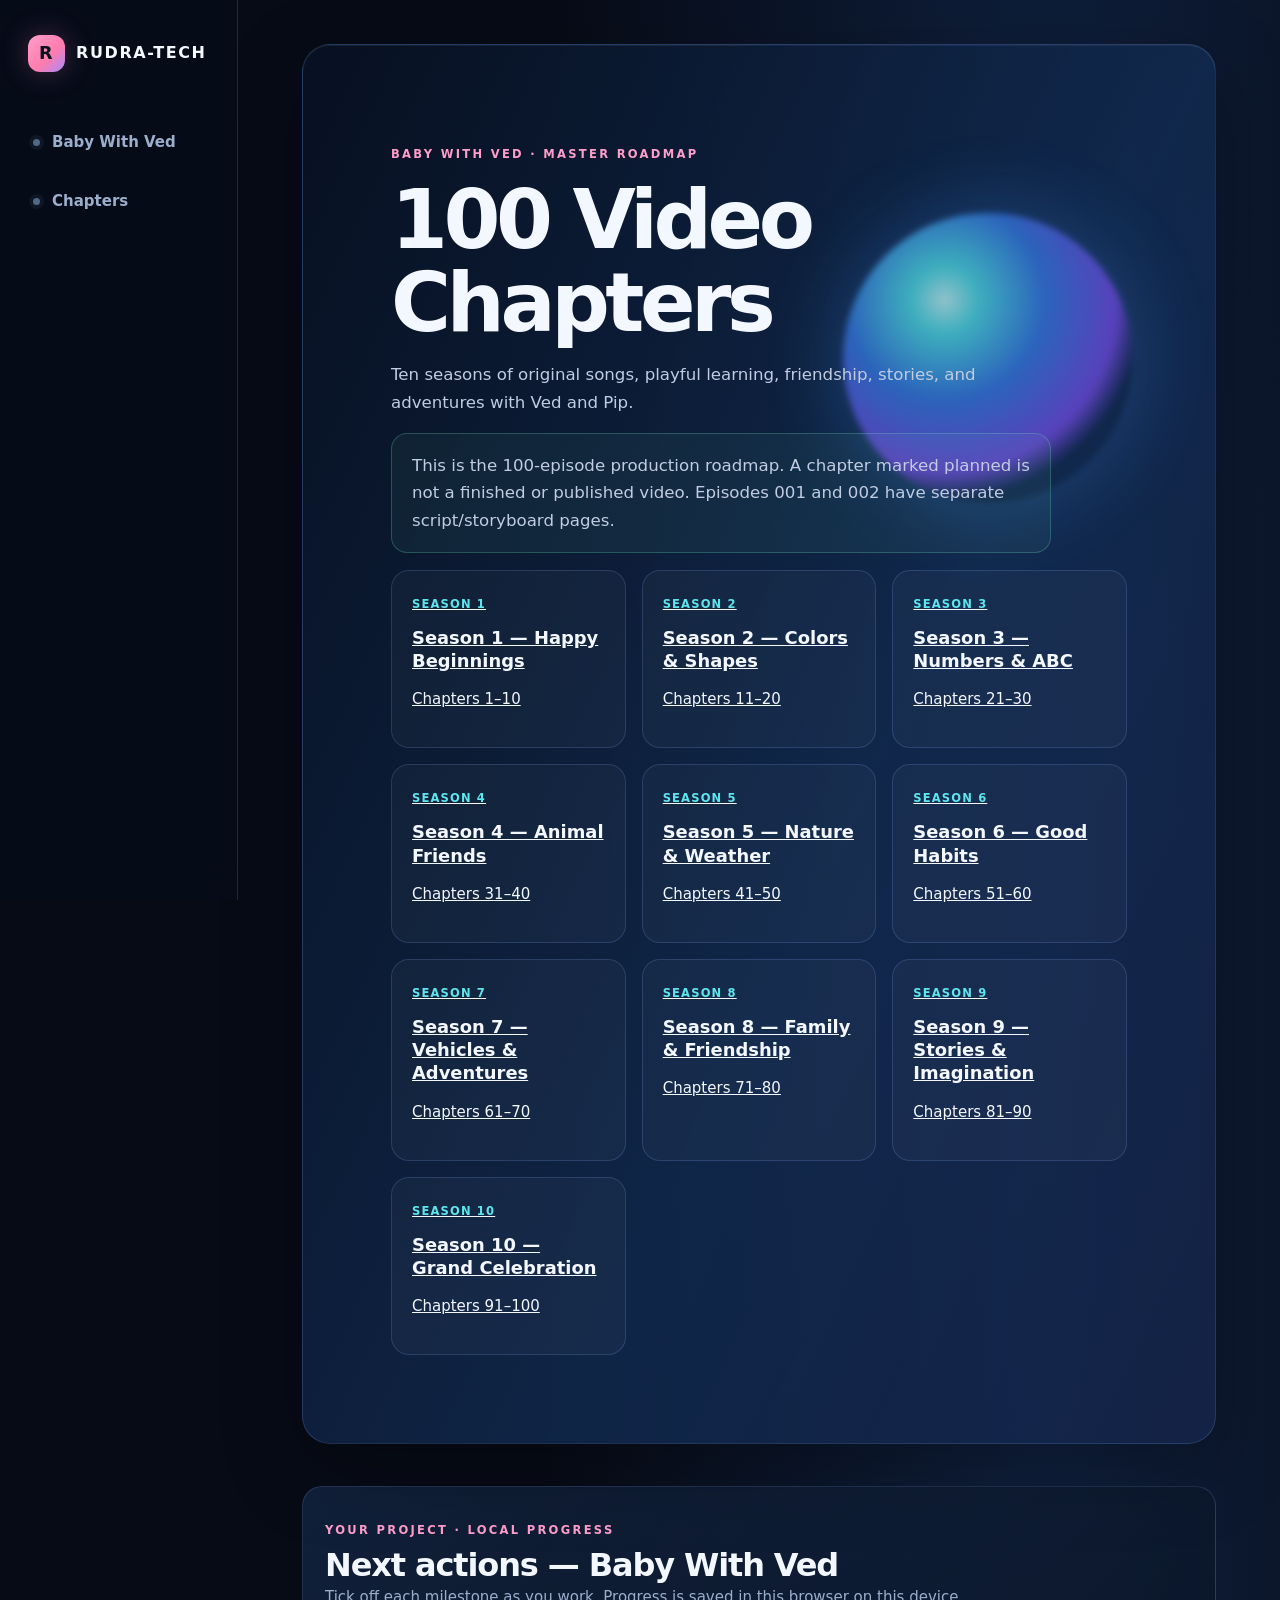
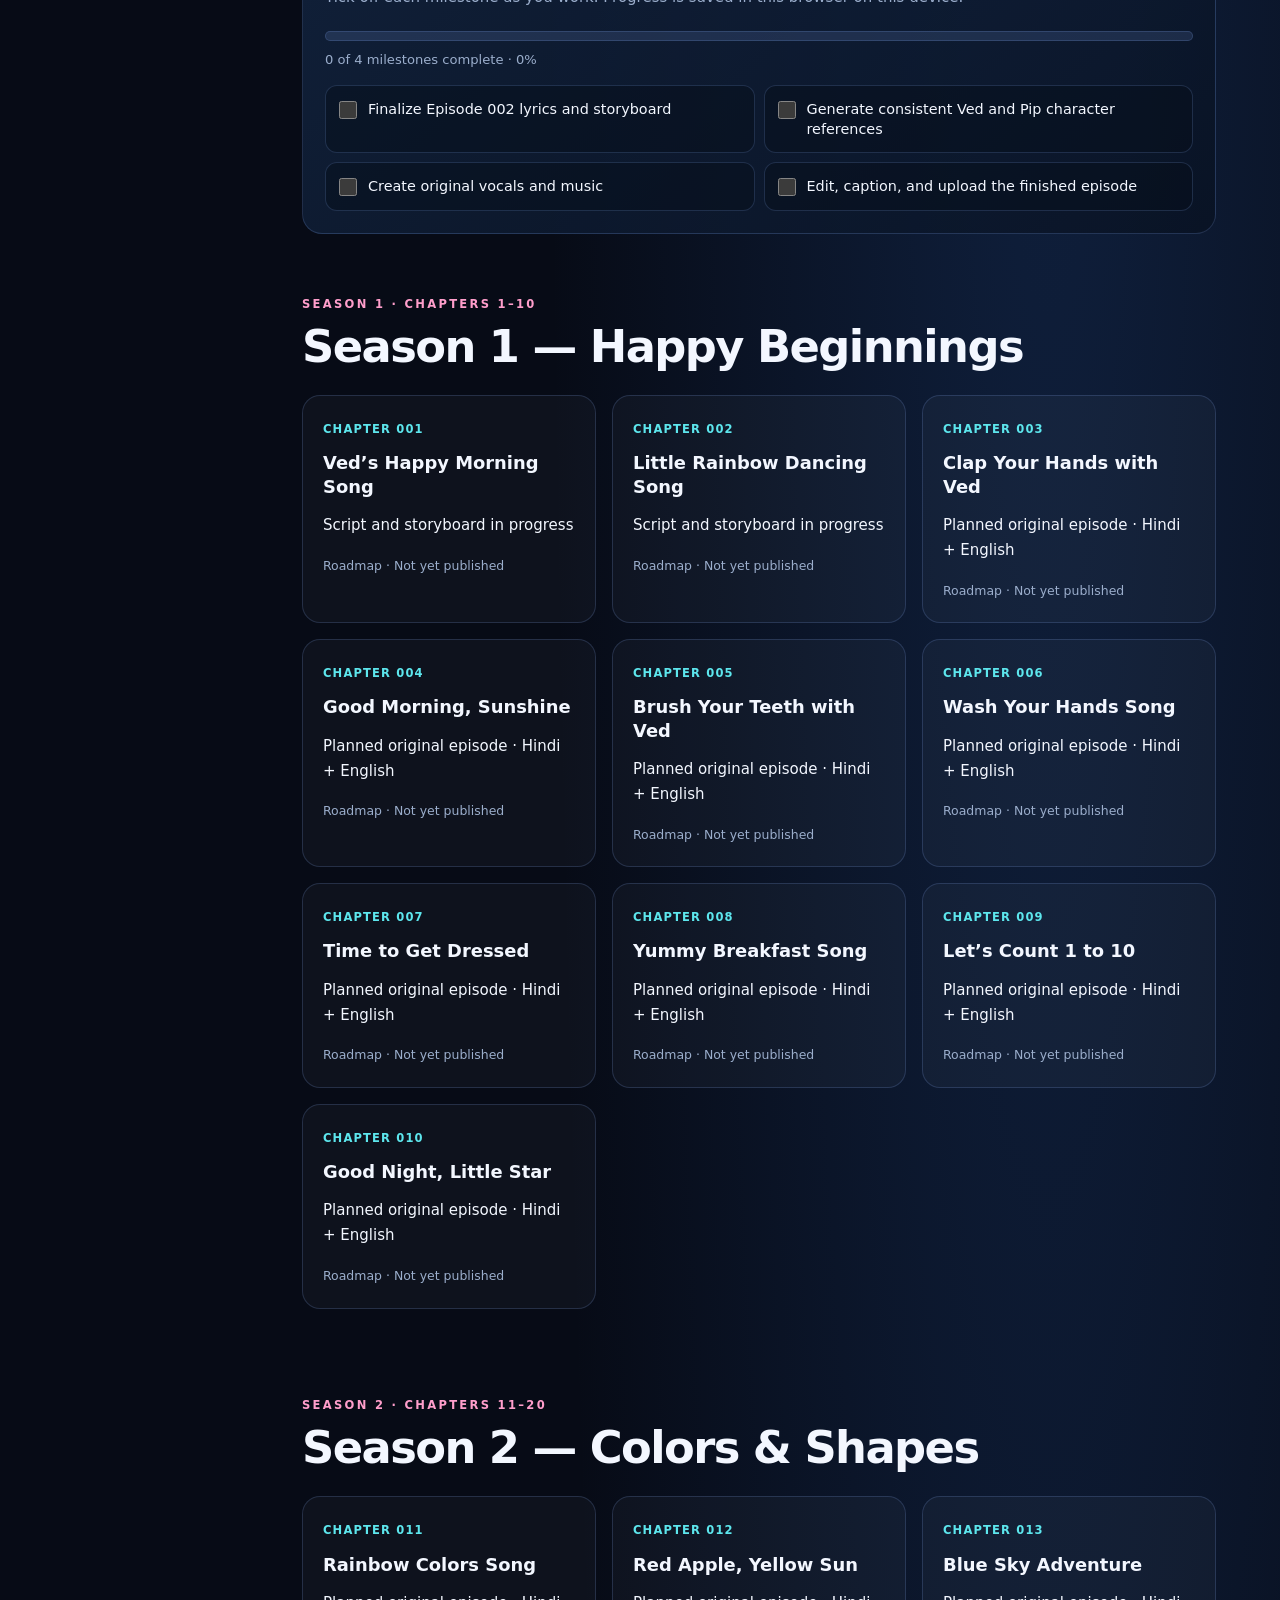
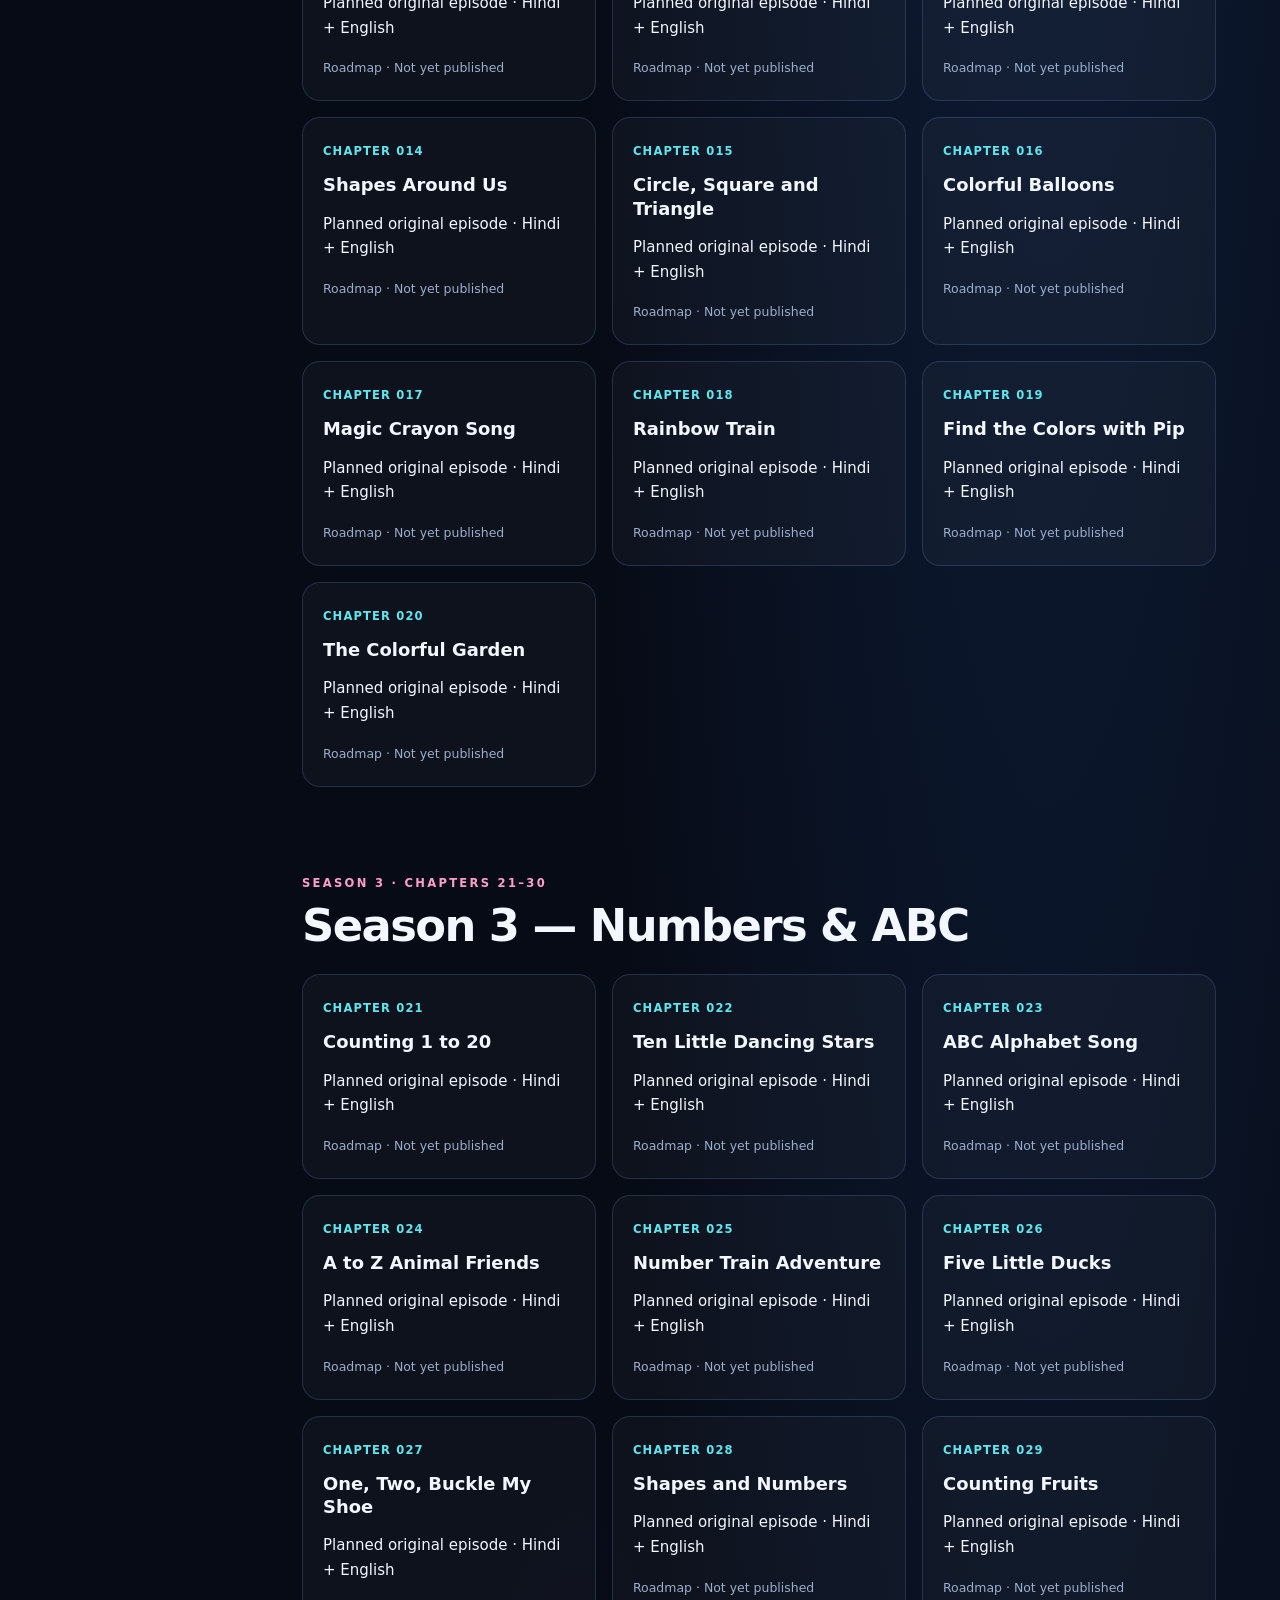
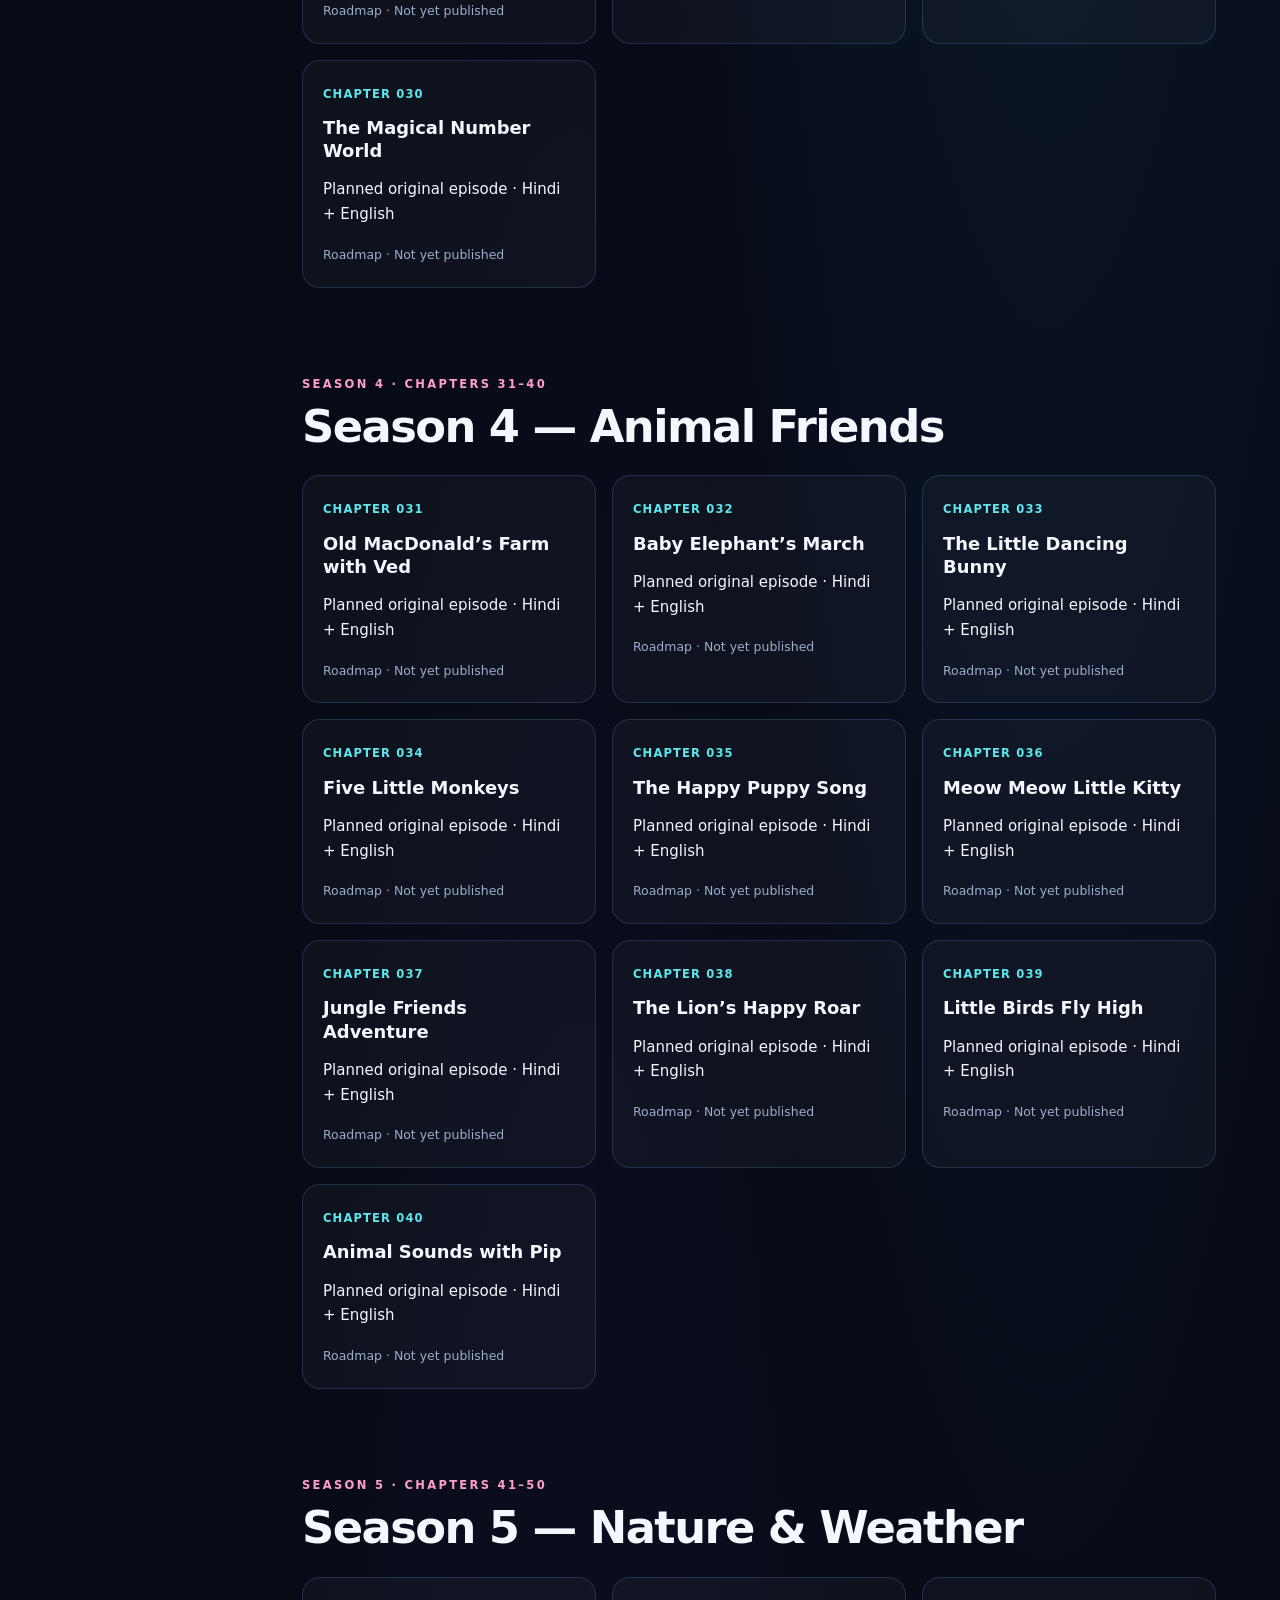
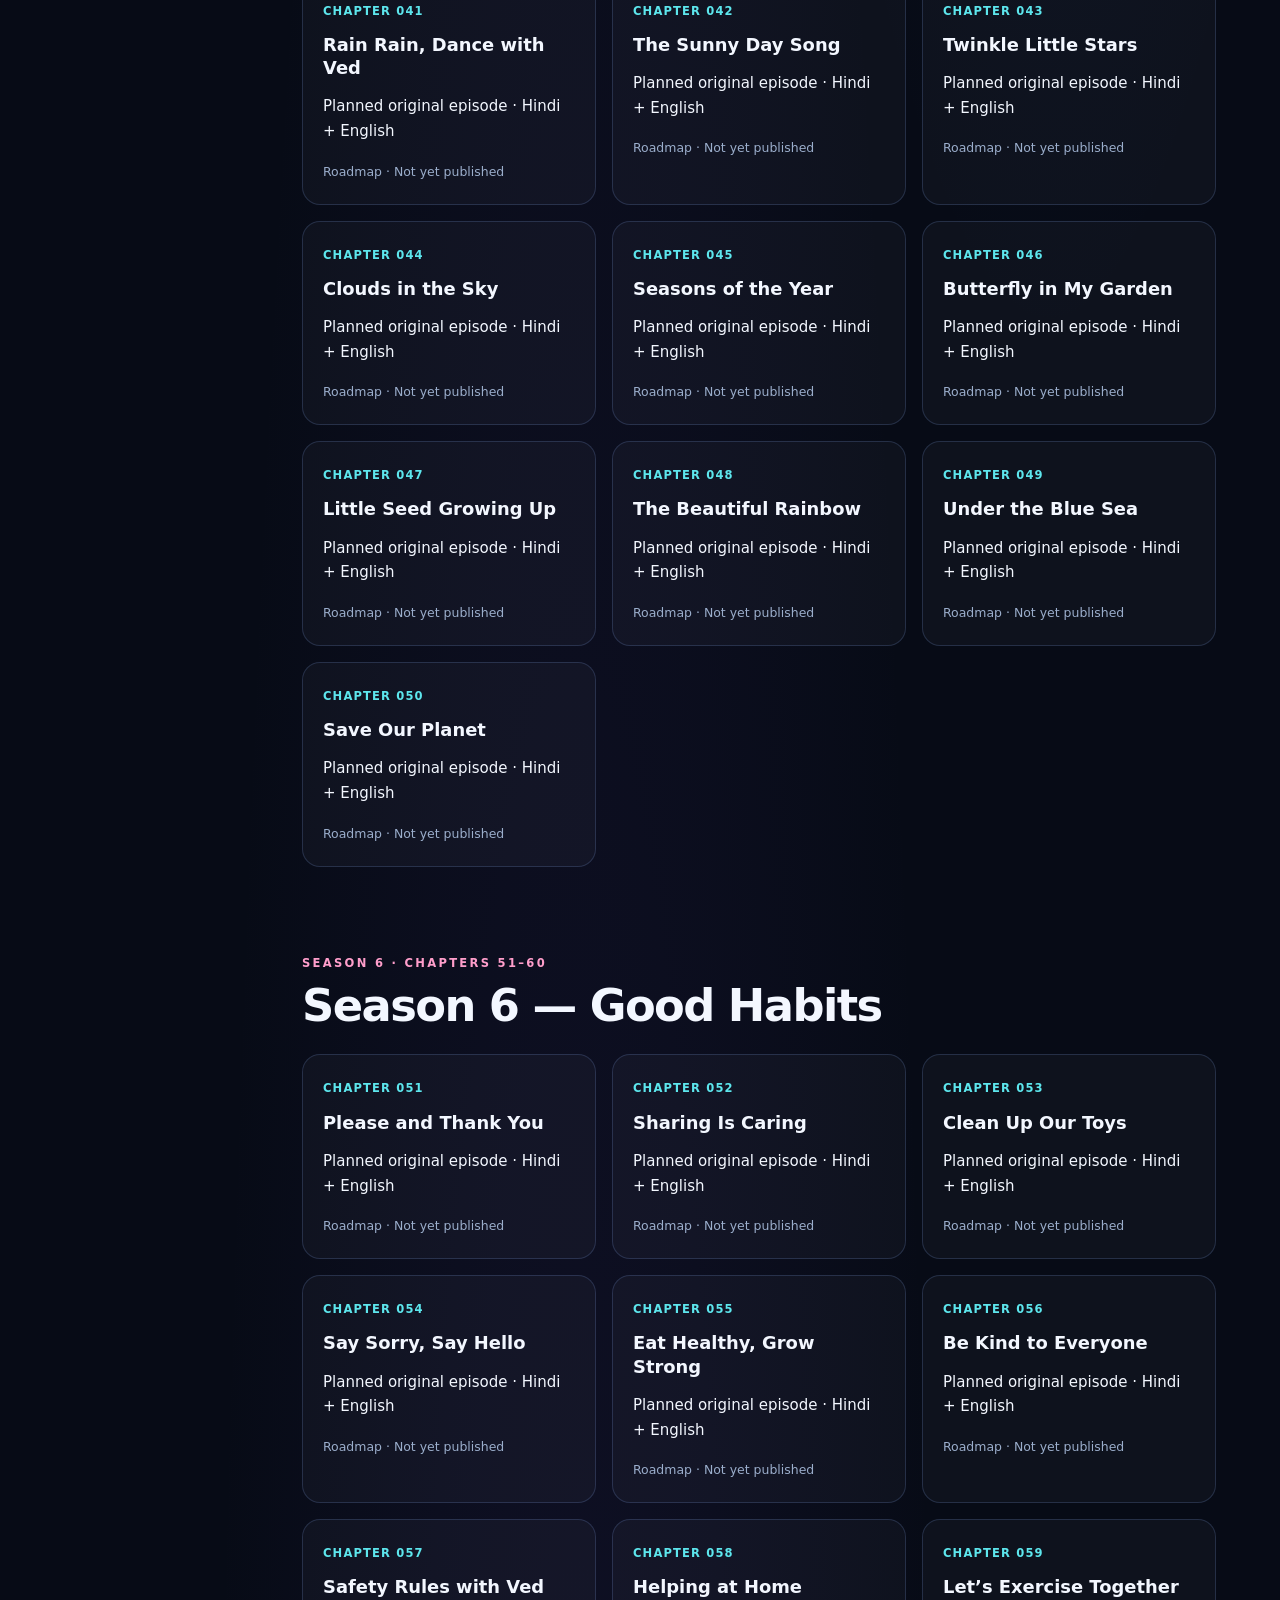
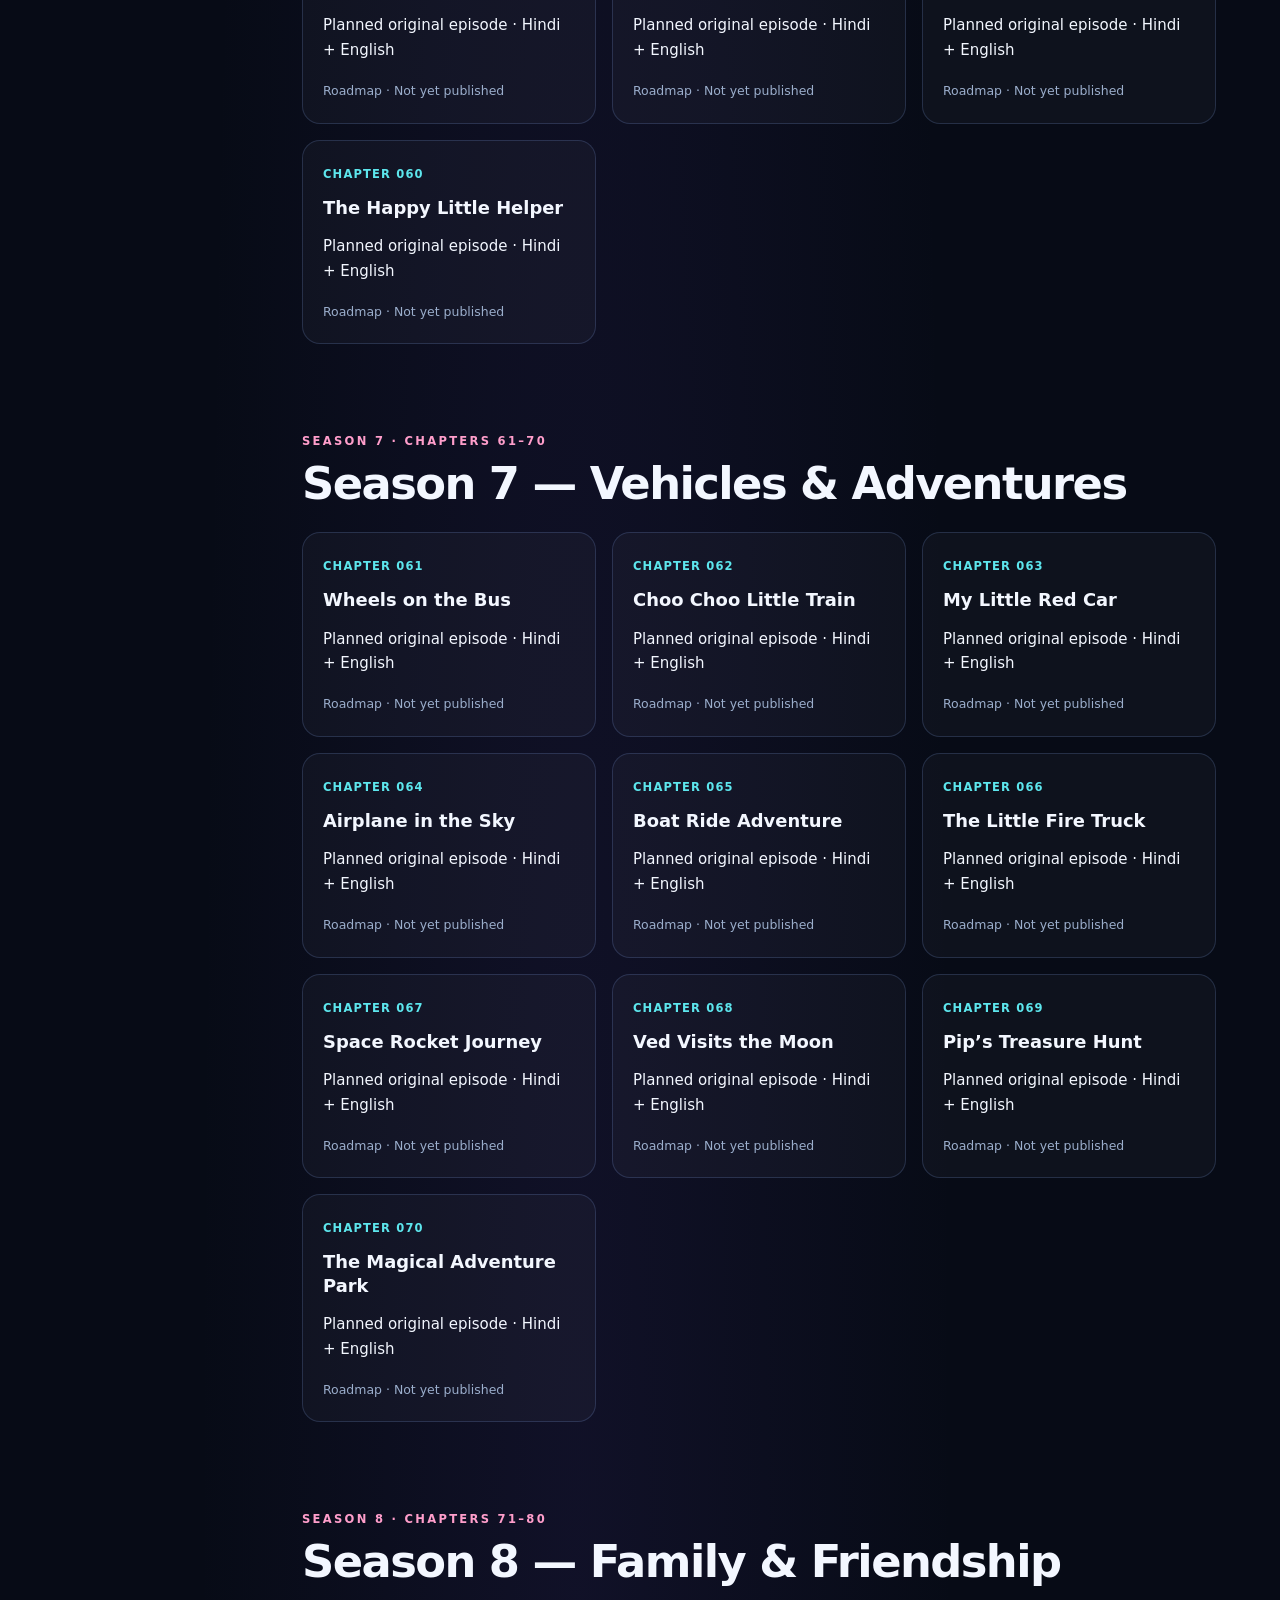
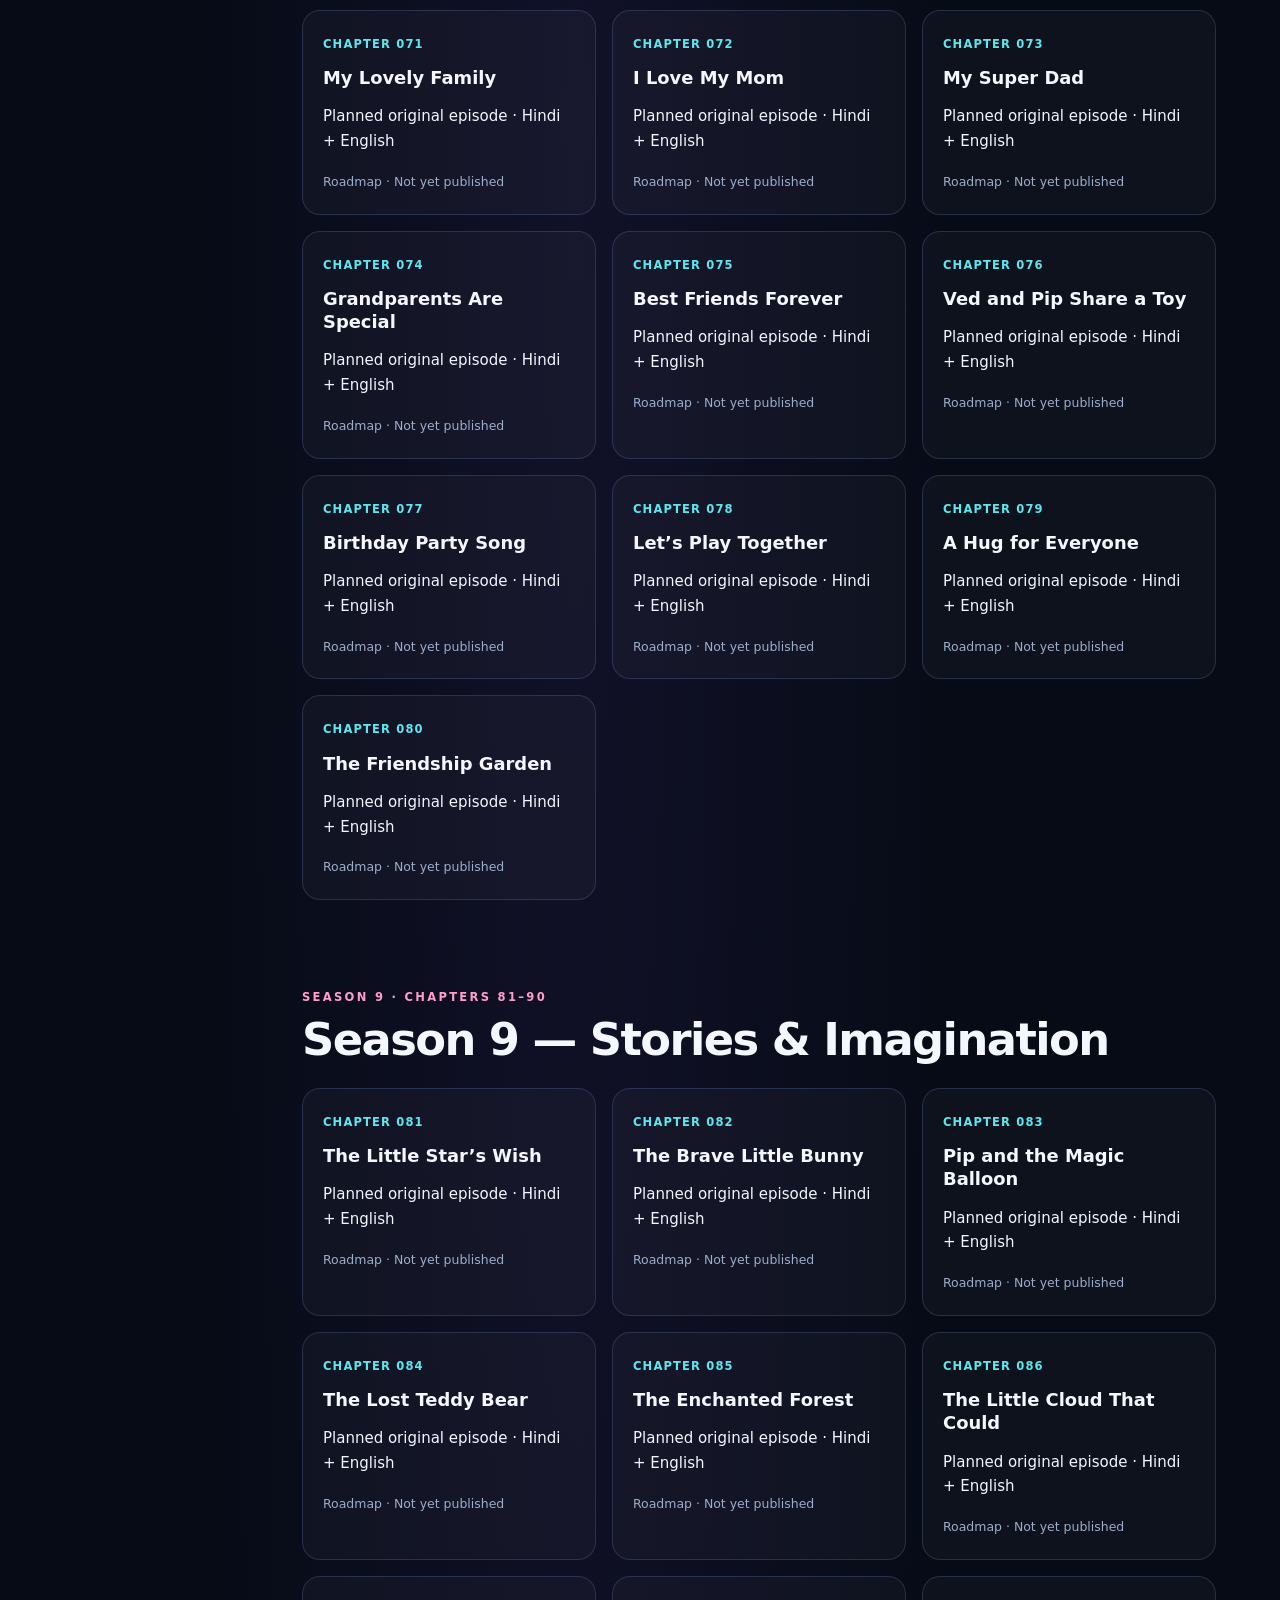
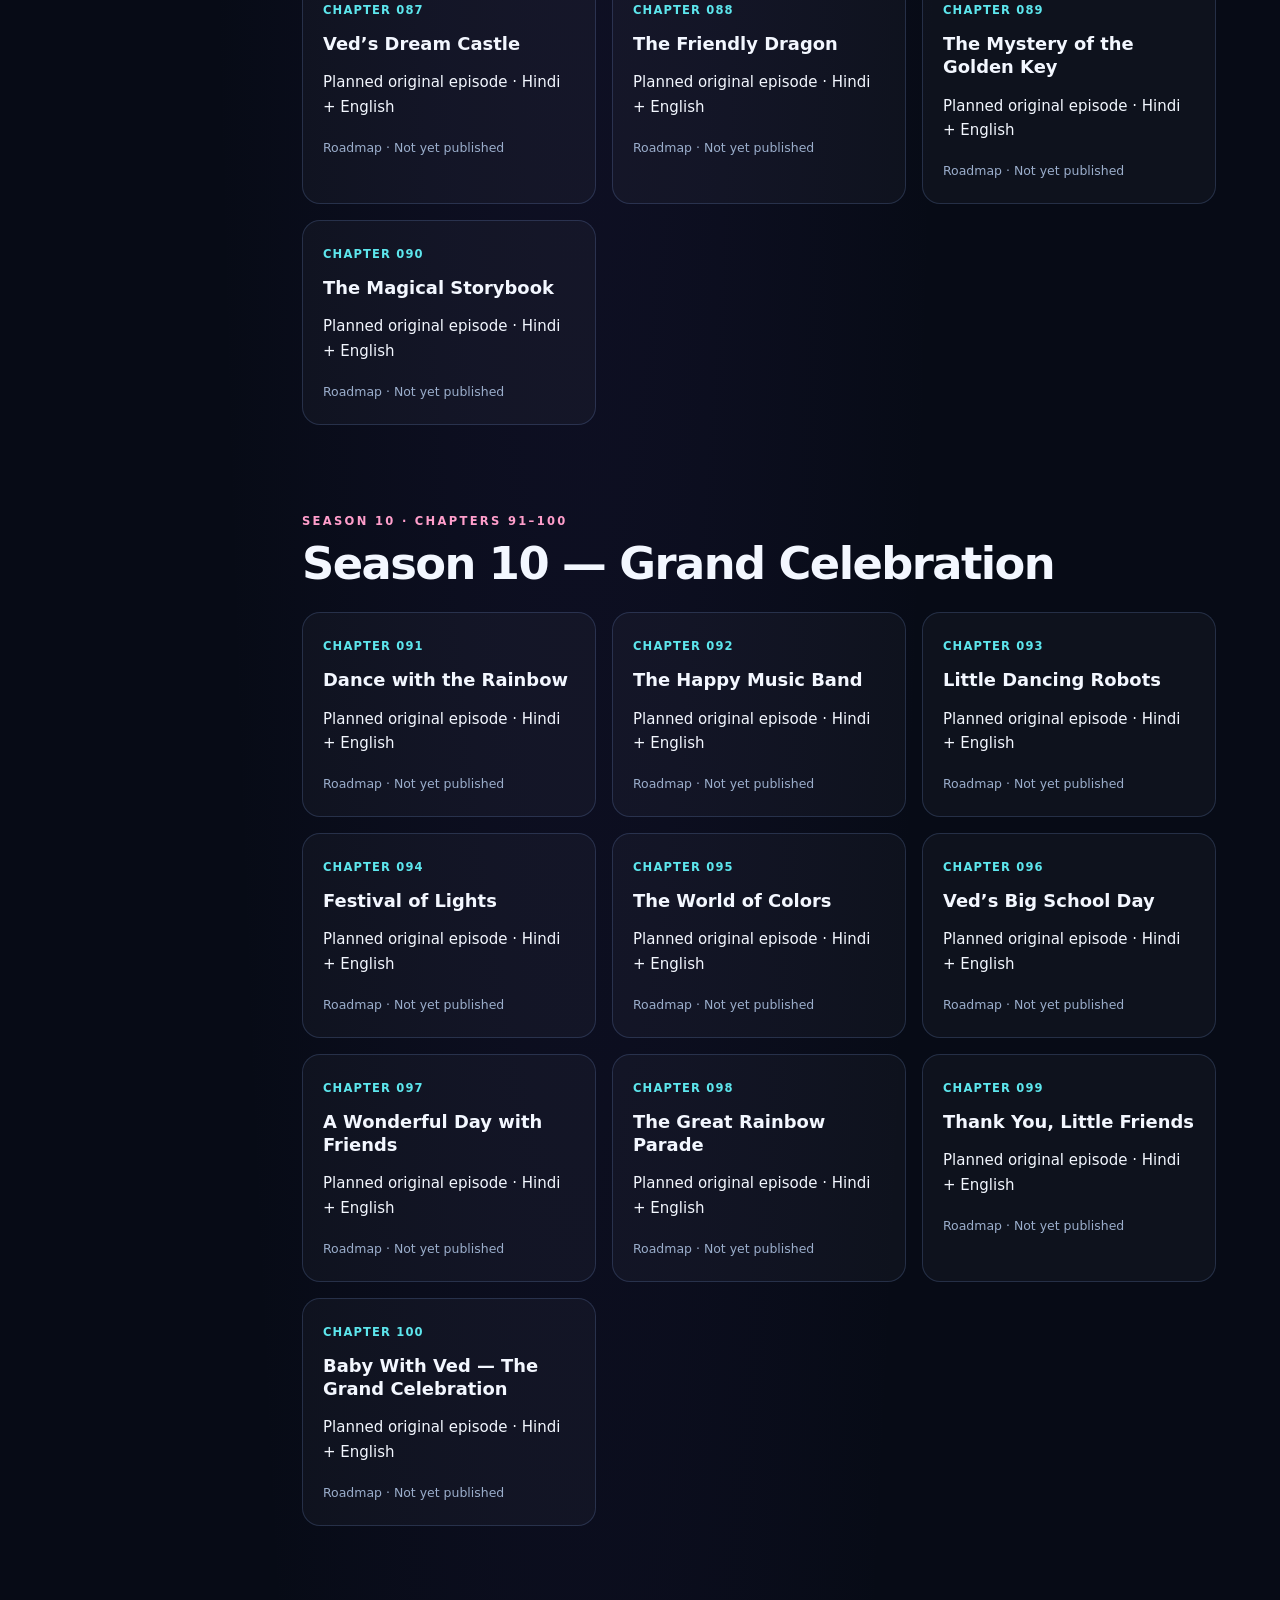
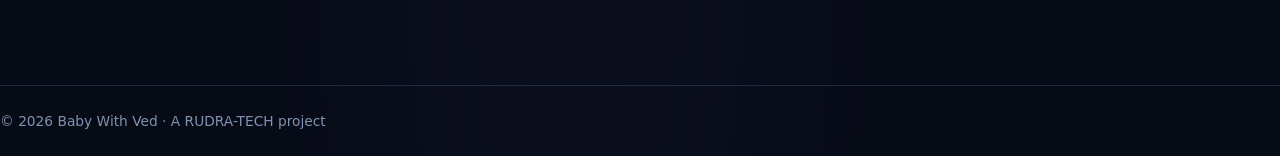
<file: projects/baby-with-ved/chapters/index.html>
<!doctype html>
<html lang="en"><head><meta charset="utf-8"><meta name="viewport" content="width=device-width, initial-scale=1"><meta name="description" content="Baby With Ved — 100 original Hindi and English children's video chapters across ten seasons."><title>100 Video Chapters | Baby With Ved</title><link rel="stylesheet" href="../../../assets/css/style.css?v=8"><style>
.chapter-grid{display:grid;grid-template-columns:repeat(auto-fit,minmax(min(100%,230px),1fr));gap:16px}.chapter-card{padding:20px;border:1px solid var(--line);border-radius:18px;background:var(--surface, #ffffff08);min-height:150px}.chapter-card h3{margin:.65rem 0}.episode-tag{font-size:.72rem;letter-spacing:.1em;font-weight:800;color:var(--accent)}.status{font-size:.78rem;color:var(--muted)}.season{scroll-margin-top:90px}
</style></head><body><header class="site-header"><a class="brand" href="../../../">RUDRA-TECH</a><nav aria-label="Main navigation"><a href="../">Baby With Ved</a><a href="#season-1">Chapters</a></nav></header><main><section class="hero"><p class="eyebrow">BABY WITH VED · MASTER ROADMAP</p><h1>100 Video Chapters</h1><p>Ten seasons of original songs, playful learning, friendship, stories, and adventures with Ved and Pip.</p><p class="notice">This is the 100-episode production roadmap. A chapter marked planned is not a finished or published video. Episodes 001 and 002 have separate script/storyboard pages.</p><div class="chapter-grid"><a class="chapter-card" href="#season-1"><span class="episode-tag">SEASON 1</span><h3>Season 1 — Happy Beginnings</h3><p>Chapters 1–10</p></a><a class="chapter-card" href="#season-2"><span class="episode-tag">SEASON 2</span><h3>Season 2 — Colors &amp; Shapes</h3><p>Chapters 11–20</p></a><a class="chapter-card" href="#season-3"><span class="episode-tag">SEASON 3</span><h3>Season 3 — Numbers &amp; ABC</h3><p>Chapters 21–30</p></a><a class="chapter-card" href="#season-4"><span class="episode-tag">SEASON 4</span><h3>Season 4 — Animal Friends</h3><p>Chapters 31–40</p></a><a class="chapter-card" href="#season-5"><span class="episode-tag">SEASON 5</span><h3>Season 5 — Nature &amp; Weather</h3><p>Chapters 41–50</p></a><a class="chapter-card" href="#season-6"><span class="episode-tag">SEASON 6</span><h3>Season 6 — Good Habits</h3><p>Chapters 51–60</p></a><a class="chapter-card" href="#season-7"><span class="episode-tag">SEASON 7</span><h3>Season 7 — Vehicles &amp; Adventures</h3><p>Chapters 61–70</p></a><a class="chapter-card" href="#season-8"><span class="episode-tag">SEASON 8</span><h3>Season 8 — Family &amp; Friendship</h3><p>Chapters 71–80</p></a><a class="chapter-card" href="#season-9"><span class="episode-tag">SEASON 9</span><h3>Season 9 — Stories &amp; Imagination</h3><p>Chapters 81–90</p></a><a class="chapter-card" href="#season-10"><span class="episode-tag">SEASON 10</span><h3>Season 10 — Grand Celebration</h3><p>Chapters 91–100</p></a></div></section><section id="season-1" class="section season"><p class="eyebrow">SEASON 1 · CHAPTERS 1–10</p><h2>Season 1 — Happy Beginnings</h2><div class="chapter-grid"><article class="chapter-card"><span class="episode-tag">CHAPTER 001</span><h3>Ved’s Happy Morning Song</h3><p>Script and storyboard in progress</p><span class="status">Roadmap · Not yet published</span></article><article class="chapter-card"><span class="episode-tag">CHAPTER 002</span><h3>Little Rainbow Dancing Song</h3><p>Script and storyboard in progress</p><span class="status">Roadmap · Not yet published</span></article><article class="chapter-card"><span class="episode-tag">CHAPTER 003</span><h3>Clap Your Hands with Ved</h3><p>Planned original episode · Hindi + English</p><span class="status">Roadmap · Not yet published</span></article><article class="chapter-card"><span class="episode-tag">CHAPTER 004</span><h3>Good Morning, Sunshine</h3><p>Planned original episode · Hindi + English</p><span class="status">Roadmap · Not yet published</span></article><article class="chapter-card"><span class="episode-tag">CHAPTER 005</span><h3>Brush Your Teeth with Ved</h3><p>Planned original episode · Hindi + English</p><span class="status">Roadmap · Not yet published</span></article><article class="chapter-card"><span class="episode-tag">CHAPTER 006</span><h3>Wash Your Hands Song</h3><p>Planned original episode · Hindi + English</p><span class="status">Roadmap · Not yet published</span></article><article class="chapter-card"><span class="episode-tag">CHAPTER 007</span><h3>Time to Get Dressed</h3><p>Planned original episode · Hindi + English</p><span class="status">Roadmap · Not yet published</span></article><article class="chapter-card"><span class="episode-tag">CHAPTER 008</span><h3>Yummy Breakfast Song</h3><p>Planned original episode · Hindi + English</p><span class="status">Roadmap · Not yet published</span></article><article class="chapter-card"><span class="episode-tag">CHAPTER 009</span><h3>Let’s Count 1 to 10</h3><p>Planned original episode · Hindi + English</p><span class="status">Roadmap · Not yet published</span></article><article class="chapter-card"><span class="episode-tag">CHAPTER 010</span><h3>Good Night, Little Star</h3><p>Planned original episode · Hindi + English</p><span class="status">Roadmap · Not yet published</span></article></div></section>
<section id="season-1" class="section season"><p class="eyebrow">SEASON 2 · CHAPTERS 11–20</p><h2>Season 2 — Colors &amp; Shapes</h2><div class="chapter-grid"><article class="chapter-card"><span class="episode-tag">CHAPTER 011</span><h3>Rainbow Colors Song</h3><p>Planned original episode · Hindi + English</p><span class="status">Roadmap · Not yet published</span></article><article class="chapter-card"><span class="episode-tag">CHAPTER 012</span><h3>Red Apple, Yellow Sun</h3><p>Planned original episode · Hindi + English</p><span class="status">Roadmap · Not yet published</span></article><article class="chapter-card"><span class="episode-tag">CHAPTER 013</span><h3>Blue Sky Adventure</h3><p>Planned original episode · Hindi + English</p><span class="status">Roadmap · Not yet published</span></article><article class="chapter-card"><span class="episode-tag">CHAPTER 014</span><h3>Shapes Around Us</h3><p>Planned original episode · Hindi + English</p><span class="status">Roadmap · Not yet published</span></article><article class="chapter-card"><span class="episode-tag">CHAPTER 015</span><h3>Circle, Square and Triangle</h3><p>Planned original episode · Hindi + English</p><span class="status">Roadmap · Not yet published</span></article><article class="chapter-card"><span class="episode-tag">CHAPTER 016</span><h3>Colorful Balloons</h3><p>Planned original episode · Hindi + English</p><span class="status">Roadmap · Not yet published</span></article><article class="chapter-card"><span class="episode-tag">CHAPTER 017</span><h3>Magic Crayon Song</h3><p>Planned original episode · Hindi + English</p><span class="status">Roadmap · Not yet published</span></article><article class="chapter-card"><span class="episode-tag">CHAPTER 018</span><h3>Rainbow Train</h3><p>Planned original episode · Hindi + English</p><span class="status">Roadmap · Not yet published</span></article><article class="chapter-card"><span class="episode-tag">CHAPTER 019</span><h3>Find the Colors with Pip</h3><p>Planned original episode · Hindi + English</p><span class="status">Roadmap · Not yet published</span></article><article class="chapter-card"><span class="episode-tag">CHAPTER 020</span><h3>The Colorful Garden</h3><p>Planned original episode · Hindi + English</p><span class="status">Roadmap · Not yet published</span></article></div></section>
<section id="season-1" class="section season"><p class="eyebrow">SEASON 3 · CHAPTERS 21–30</p><h2>Season 3 — Numbers &amp; ABC</h2><div class="chapter-grid"><article class="chapter-card"><span class="episode-tag">CHAPTER 021</span><h3>Counting 1 to 20</h3><p>Planned original episode · Hindi + English</p><span class="status">Roadmap · Not yet published</span></article><article class="chapter-card"><span class="episode-tag">CHAPTER 022</span><h3>Ten Little Dancing Stars</h3><p>Planned original episode · Hindi + English</p><span class="status">Roadmap · Not yet published</span></article><article class="chapter-card"><span class="episode-tag">CHAPTER 023</span><h3>ABC Alphabet Song</h3><p>Planned original episode · Hindi + English</p><span class="status">Roadmap · Not yet published</span></article><article class="chapter-card"><span class="episode-tag">CHAPTER 024</span><h3>A to Z Animal Friends</h3><p>Planned original episode · Hindi + English</p><span class="status">Roadmap · Not yet published</span></article><article class="chapter-card"><span class="episode-tag">CHAPTER 025</span><h3>Number Train Adventure</h3><p>Planned original episode · Hindi + English</p><span class="status">Roadmap · Not yet published</span></article><article class="chapter-card"><span class="episode-tag">CHAPTER 026</span><h3>Five Little Ducks</h3><p>Planned original episode · Hindi + English</p><span class="status">Roadmap · Not yet published</span></article><article class="chapter-card"><span class="episode-tag">CHAPTER 027</span><h3>One, Two, Buckle My Shoe</h3><p>Planned original episode · Hindi + English</p><span class="status">Roadmap · Not yet published</span></article><article class="chapter-card"><span class="episode-tag">CHAPTER 028</span><h3>Shapes and Numbers</h3><p>Planned original episode · Hindi + English</p><span class="status">Roadmap · Not yet published</span></article><article class="chapter-card"><span class="episode-tag">CHAPTER 029</span><h3>Counting Fruits</h3><p>Planned original episode · Hindi + English</p><span class="status">Roadmap · Not yet published</span></article><article class="chapter-card"><span class="episode-tag">CHAPTER 030</span><h3>The Magical Number World</h3><p>Planned original episode · Hindi + English</p><span class="status">Roadmap · Not yet published</span></article></div></section>
<section id="season-1" class="section season"><p class="eyebrow">SEASON 4 · CHAPTERS 31–40</p><h2>Season 4 — Animal Friends</h2><div class="chapter-grid"><article class="chapter-card"><span class="episode-tag">CHAPTER 031</span><h3>Old MacDonald’s Farm with Ved</h3><p>Planned original episode · Hindi + English</p><span class="status">Roadmap · Not yet published</span></article><article class="chapter-card"><span class="episode-tag">CHAPTER 032</span><h3>Baby Elephant’s March</h3><p>Planned original episode · Hindi + English</p><span class="status">Roadmap · Not yet published</span></article><article class="chapter-card"><span class="episode-tag">CHAPTER 033</span><h3>The Little Dancing Bunny</h3><p>Planned original episode · Hindi + English</p><span class="status">Roadmap · Not yet published</span></article><article class="chapter-card"><span class="episode-tag">CHAPTER 034</span><h3>Five Little Monkeys</h3><p>Planned original episode · Hindi + English</p><span class="status">Roadmap · Not yet published</span></article><article class="chapter-card"><span class="episode-tag">CHAPTER 035</span><h3>The Happy Puppy Song</h3><p>Planned original episode · Hindi + English</p><span class="status">Roadmap · Not yet published</span></article><article class="chapter-card"><span class="episode-tag">CHAPTER 036</span><h3>Meow Meow Little Kitty</h3><p>Planned original episode · Hindi + English</p><span class="status">Roadmap · Not yet published</span></article><article class="chapter-card"><span class="episode-tag">CHAPTER 037</span><h3>Jungle Friends Adventure</h3><p>Planned original episode · Hindi + English</p><span class="status">Roadmap · Not yet published</span></article><article class="chapter-card"><span class="episode-tag">CHAPTER 038</span><h3>The Lion’s Happy Roar</h3><p>Planned original episode · Hindi + English</p><span class="status">Roadmap · Not yet published</span></article><article class="chapter-card"><span class="episode-tag">CHAPTER 039</span><h3>Little Birds Fly High</h3><p>Planned original episode · Hindi + English</p><span class="status">Roadmap · Not yet published</span></article><article class="chapter-card"><span class="episode-tag">CHAPTER 040</span><h3>Animal Sounds with Pip</h3><p>Planned original episode · Hindi + English</p><span class="status">Roadmap · Not yet published</span></article></div></section>
<section id="season-1" class="section season"><p class="eyebrow">SEASON 5 · CHAPTERS 41–50</p><h2>Season 5 — Nature &amp; Weather</h2><div class="chapter-grid"><article class="chapter-card"><span class="episode-tag">CHAPTER 041</span><h3>Rain Rain, Dance with Ved</h3><p>Planned original episode · Hindi + English</p><span class="status">Roadmap · Not yet published</span></article><article class="chapter-card"><span class="episode-tag">CHAPTER 042</span><h3>The Sunny Day Song</h3><p>Planned original episode · Hindi + English</p><span class="status">Roadmap · Not yet published</span></article><article class="chapter-card"><span class="episode-tag">CHAPTER 043</span><h3>Twinkle Little Stars</h3><p>Planned original episode · Hindi + English</p><span class="status">Roadmap · Not yet published</span></article><article class="chapter-card"><span class="episode-tag">CHAPTER 044</span><h3>Clouds in the Sky</h3><p>Planned original episode · Hindi + English</p><span class="status">Roadmap · Not yet published</span></article><article class="chapter-card"><span class="episode-tag">CHAPTER 045</span><h3>Seasons of the Year</h3><p>Planned original episode · Hindi + English</p><span class="status">Roadmap · Not yet published</span></article><article class="chapter-card"><span class="episode-tag">CHAPTER 046</span><h3>Butterfly in My Garden</h3><p>Planned original episode · Hindi + English</p><span class="status">Roadmap · Not yet published</span></article><article class="chapter-card"><span class="episode-tag">CHAPTER 047</span><h3>Little Seed Growing Up</h3><p>Planned original episode · Hindi + English</p><span class="status">Roadmap · Not yet published</span></article><article class="chapter-card"><span class="episode-tag">CHAPTER 048</span><h3>The Beautiful Rainbow</h3><p>Planned original episode · Hindi + English</p><span class="status">Roadmap · Not yet published</span></article><article class="chapter-card"><span class="episode-tag">CHAPTER 049</span><h3>Under the Blue Sea</h3><p>Planned original episode · Hindi + English</p><span class="status">Roadmap · Not yet published</span></article><article class="chapter-card"><span class="episode-tag">CHAPTER 050</span><h3>Save Our Planet</h3><p>Planned original episode · Hindi + English</p><span class="status">Roadmap · Not yet published</span></article></div></section>
<section id="season-1" class="section season"><p class="eyebrow">SEASON 6 · CHAPTERS 51–60</p><h2>Season 6 — Good Habits</h2><div class="chapter-grid"><article class="chapter-card"><span class="episode-tag">CHAPTER 051</span><h3>Please and Thank You</h3><p>Planned original episode · Hindi + English</p><span class="status">Roadmap · Not yet published</span></article><article class="chapter-card"><span class="episode-tag">CHAPTER 052</span><h3>Sharing Is Caring</h3><p>Planned original episode · Hindi + English</p><span class="status">Roadmap · Not yet published</span></article><article class="chapter-card"><span class="episode-tag">CHAPTER 053</span><h3>Clean Up Our Toys</h3><p>Planned original episode · Hindi + English</p><span class="status">Roadmap · Not yet published</span></article><article class="chapter-card"><span class="episode-tag">CHAPTER 054</span><h3>Say Sorry, Say Hello</h3><p>Planned original episode · Hindi + English</p><span class="status">Roadmap · Not yet published</span></article><article class="chapter-card"><span class="episode-tag">CHAPTER 055</span><h3>Eat Healthy, Grow Strong</h3><p>Planned original episode · Hindi + English</p><span class="status">Roadmap · Not yet published</span></article><article class="chapter-card"><span class="episode-tag">CHAPTER 056</span><h3>Be Kind to Everyone</h3><p>Planned original episode · Hindi + English</p><span class="status">Roadmap · Not yet published</span></article><article class="chapter-card"><span class="episode-tag">CHAPTER 057</span><h3>Safety Rules with Ved</h3><p>Planned original episode · Hindi + English</p><span class="status">Roadmap · Not yet published</span></article><article class="chapter-card"><span class="episode-tag">CHAPTER 058</span><h3>Helping at Home</h3><p>Planned original episode · Hindi + English</p><span class="status">Roadmap · Not yet published</span></article><article class="chapter-card"><span class="episode-tag">CHAPTER 059</span><h3>Let’s Exercise Together</h3><p>Planned original episode · Hindi + English</p><span class="status">Roadmap · Not yet published</span></article><article class="chapter-card"><span class="episode-tag">CHAPTER 060</span><h3>The Happy Little Helper</h3><p>Planned original episode · Hindi + English</p><span class="status">Roadmap · Not yet published</span></article></div></section>
<section id="season-1" class="section season"><p class="eyebrow">SEASON 7 · CHAPTERS 61–70</p><h2>Season 7 — Vehicles &amp; Adventures</h2><div class="chapter-grid"><article class="chapter-card"><span class="episode-tag">CHAPTER 061</span><h3>Wheels on the Bus</h3><p>Planned original episode · Hindi + English</p><span class="status">Roadmap · Not yet published</span></article><article class="chapter-card"><span class="episode-tag">CHAPTER 062</span><h3>Choo Choo Little Train</h3><p>Planned original episode · Hindi + English</p><span class="status">Roadmap · Not yet published</span></article><article class="chapter-card"><span class="episode-tag">CHAPTER 063</span><h3>My Little Red Car</h3><p>Planned original episode · Hindi + English</p><span class="status">Roadmap · Not yet published</span></article><article class="chapter-card"><span class="episode-tag">CHAPTER 064</span><h3>Airplane in the Sky</h3><p>Planned original episode · Hindi + English</p><span class="status">Roadmap · Not yet published</span></article><article class="chapter-card"><span class="episode-tag">CHAPTER 065</span><h3>Boat Ride Adventure</h3><p>Planned original episode · Hindi + English</p><span class="status">Roadmap · Not yet published</span></article><article class="chapter-card"><span class="episode-tag">CHAPTER 066</span><h3>The Little Fire Truck</h3><p>Planned original episode · Hindi + English</p><span class="status">Roadmap · Not yet published</span></article><article class="chapter-card"><span class="episode-tag">CHAPTER 067</span><h3>Space Rocket Journey</h3><p>Planned original episode · Hindi + English</p><span class="status">Roadmap · Not yet published</span></article><article class="chapter-card"><span class="episode-tag">CHAPTER 068</span><h3>Ved Visits the Moon</h3><p>Planned original episode · Hindi + English</p><span class="status">Roadmap · Not yet published</span></article><article class="chapter-card"><span class="episode-tag">CHAPTER 069</span><h3>Pip’s Treasure Hunt</h3><p>Planned original episode · Hindi + English</p><span class="status">Roadmap · Not yet published</span></article><article class="chapter-card"><span class="episode-tag">CHAPTER 070</span><h3>The Magical Adventure Park</h3><p>Planned original episode · Hindi + English</p><span class="status">Roadmap · Not yet published</span></article></div></section>
<section id="season-1" class="section season"><p class="eyebrow">SEASON 8 · CHAPTERS 71–80</p><h2>Season 8 — Family &amp; Friendship</h2><div class="chapter-grid"><article class="chapter-card"><span class="episode-tag">CHAPTER 071</span><h3>My Lovely Family</h3><p>Planned original episode · Hindi + English</p><span class="status">Roadmap · Not yet published</span></article><article class="chapter-card"><span class="episode-tag">CHAPTER 072</span><h3>I Love My Mom</h3><p>Planned original episode · Hindi + English</p><span class="status">Roadmap · Not yet published</span></article><article class="chapter-card"><span class="episode-tag">CHAPTER 073</span><h3>My Super Dad</h3><p>Planned original episode · Hindi + English</p><span class="status">Roadmap · Not yet published</span></article><article class="chapter-card"><span class="episode-tag">CHAPTER 074</span><h3>Grandparents Are Special</h3><p>Planned original episode · Hindi + English</p><span class="status">Roadmap · Not yet published</span></article><article class="chapter-card"><span class="episode-tag">CHAPTER 075</span><h3>Best Friends Forever</h3><p>Planned original episode · Hindi + English</p><span class="status">Roadmap · Not yet published</span></article><article class="chapter-card"><span class="episode-tag">CHAPTER 076</span><h3>Ved and Pip Share a Toy</h3><p>Planned original episode · Hindi + English</p><span class="status">Roadmap · Not yet published</span></article><article class="chapter-card"><span class="episode-tag">CHAPTER 077</span><h3>Birthday Party Song</h3><p>Planned original episode · Hindi + English</p><span class="status">Roadmap · Not yet published</span></article><article class="chapter-card"><span class="episode-tag">CHAPTER 078</span><h3>Let’s Play Together</h3><p>Planned original episode · Hindi + English</p><span class="status">Roadmap · Not yet published</span></article><article class="chapter-card"><span class="episode-tag">CHAPTER 079</span><h3>A Hug for Everyone</h3><p>Planned original episode · Hindi + English</p><span class="status">Roadmap · Not yet published</span></article><article class="chapter-card"><span class="episode-tag">CHAPTER 080</span><h3>The Friendship Garden</h3><p>Planned original episode · Hindi + English</p><span class="status">Roadmap · Not yet published</span></article></div></section>
<section id="season-1" class="section season"><p class="eyebrow">SEASON 9 · CHAPTERS 81–90</p><h2>Season 9 — Stories &amp; Imagination</h2><div class="chapter-grid"><article class="chapter-card"><span class="episode-tag">CHAPTER 081</span><h3>The Little Star’s Wish</h3><p>Planned original episode · Hindi + English</p><span class="status">Roadmap · Not yet published</span></article><article class="chapter-card"><span class="episode-tag">CHAPTER 082</span><h3>The Brave Little Bunny</h3><p>Planned original episode · Hindi + English</p><span class="status">Roadmap · Not yet published</span></article><article class="chapter-card"><span class="episode-tag">CHAPTER 083</span><h3>Pip and the Magic Balloon</h3><p>Planned original episode · Hindi + English</p><span class="status">Roadmap · Not yet published</span></article><article class="chapter-card"><span class="episode-tag">CHAPTER 084</span><h3>The Lost Teddy Bear</h3><p>Planned original episode · Hindi + English</p><span class="status">Roadmap · Not yet published</span></article><article class="chapter-card"><span class="episode-tag">CHAPTER 085</span><h3>The Enchanted Forest</h3><p>Planned original episode · Hindi + English</p><span class="status">Roadmap · Not yet published</span></article><article class="chapter-card"><span class="episode-tag">CHAPTER 086</span><h3>The Little Cloud That Could</h3><p>Planned original episode · Hindi + English</p><span class="status">Roadmap · Not yet published</span></article><article class="chapter-card"><span class="episode-tag">CHAPTER 087</span><h3>Ved’s Dream Castle</h3><p>Planned original episode · Hindi + English</p><span class="status">Roadmap · Not yet published</span></article><article class="chapter-card"><span class="episode-tag">CHAPTER 088</span><h3>The Friendly Dragon</h3><p>Planned original episode · Hindi + English</p><span class="status">Roadmap · Not yet published</span></article><article class="chapter-card"><span class="episode-tag">CHAPTER 089</span><h3>The Mystery of the Golden Key</h3><p>Planned original episode · Hindi + English</p><span class="status">Roadmap · Not yet published</span></article><article class="chapter-card"><span class="episode-tag">CHAPTER 090</span><h3>The Magical Storybook</h3><p>Planned original episode · Hindi + English</p><span class="status">Roadmap · Not yet published</span></article></div></section>
<section id="season-1" class="section season"><p class="eyebrow">SEASON 10 · CHAPTERS 91–100</p><h2>Season 10 — Grand Celebration</h2><div class="chapter-grid"><article class="chapter-card"><span class="episode-tag">CHAPTER 091</span><h3>Dance with the Rainbow</h3><p>Planned original episode · Hindi + English</p><span class="status">Roadmap · Not yet published</span></article><article class="chapter-card"><span class="episode-tag">CHAPTER 092</span><h3>The Happy Music Band</h3><p>Planned original episode · Hindi + English</p><span class="status">Roadmap · Not yet published</span></article><article class="chapter-card"><span class="episode-tag">CHAPTER 093</span><h3>Little Dancing Robots</h3><p>Planned original episode · Hindi + English</p><span class="status">Roadmap · Not yet published</span></article><article class="chapter-card"><span class="episode-tag">CHAPTER 094</span><h3>Festival of Lights</h3><p>Planned original episode · Hindi + English</p><span class="status">Roadmap · Not yet published</span></article><article class="chapter-card"><span class="episode-tag">CHAPTER 095</span><h3>The World of Colors</h3><p>Planned original episode · Hindi + English</p><span class="status">Roadmap · Not yet published</span></article><article class="chapter-card"><span class="episode-tag">CHAPTER 096</span><h3>Ved’s Big School Day</h3><p>Planned original episode · Hindi + English</p><span class="status">Roadmap · Not yet published</span></article><article class="chapter-card"><span class="episode-tag">CHAPTER 097</span><h3>A Wonderful Day with Friends</h3><p>Planned original episode · Hindi + English</p><span class="status">Roadmap · Not yet published</span></article><article class="chapter-card"><span class="episode-tag">CHAPTER 098</span><h3>The Great Rainbow Parade</h3><p>Planned original episode · Hindi + English</p><span class="status">Roadmap · Not yet published</span></article><article class="chapter-card"><span class="episode-tag">CHAPTER 099</span><h3>Thank You, Little Friends</h3><p>Planned original episode · Hindi + English</p><span class="status">Roadmap · Not yet published</span></article><article class="chapter-card"><span class="episode-tag">CHAPTER 100</span><h3>Baby With Ved — The Grand Celebration</h3><p>Planned original episode · Hindi + English</p><span class="status">Roadmap · Not yet published</span></article></div></section></main><footer>© <span id="year"></span> Baby With Ved · A RUDRA-TECH project</footer><script src="../../../assets/js/main.js"></script></body></html>
</file>
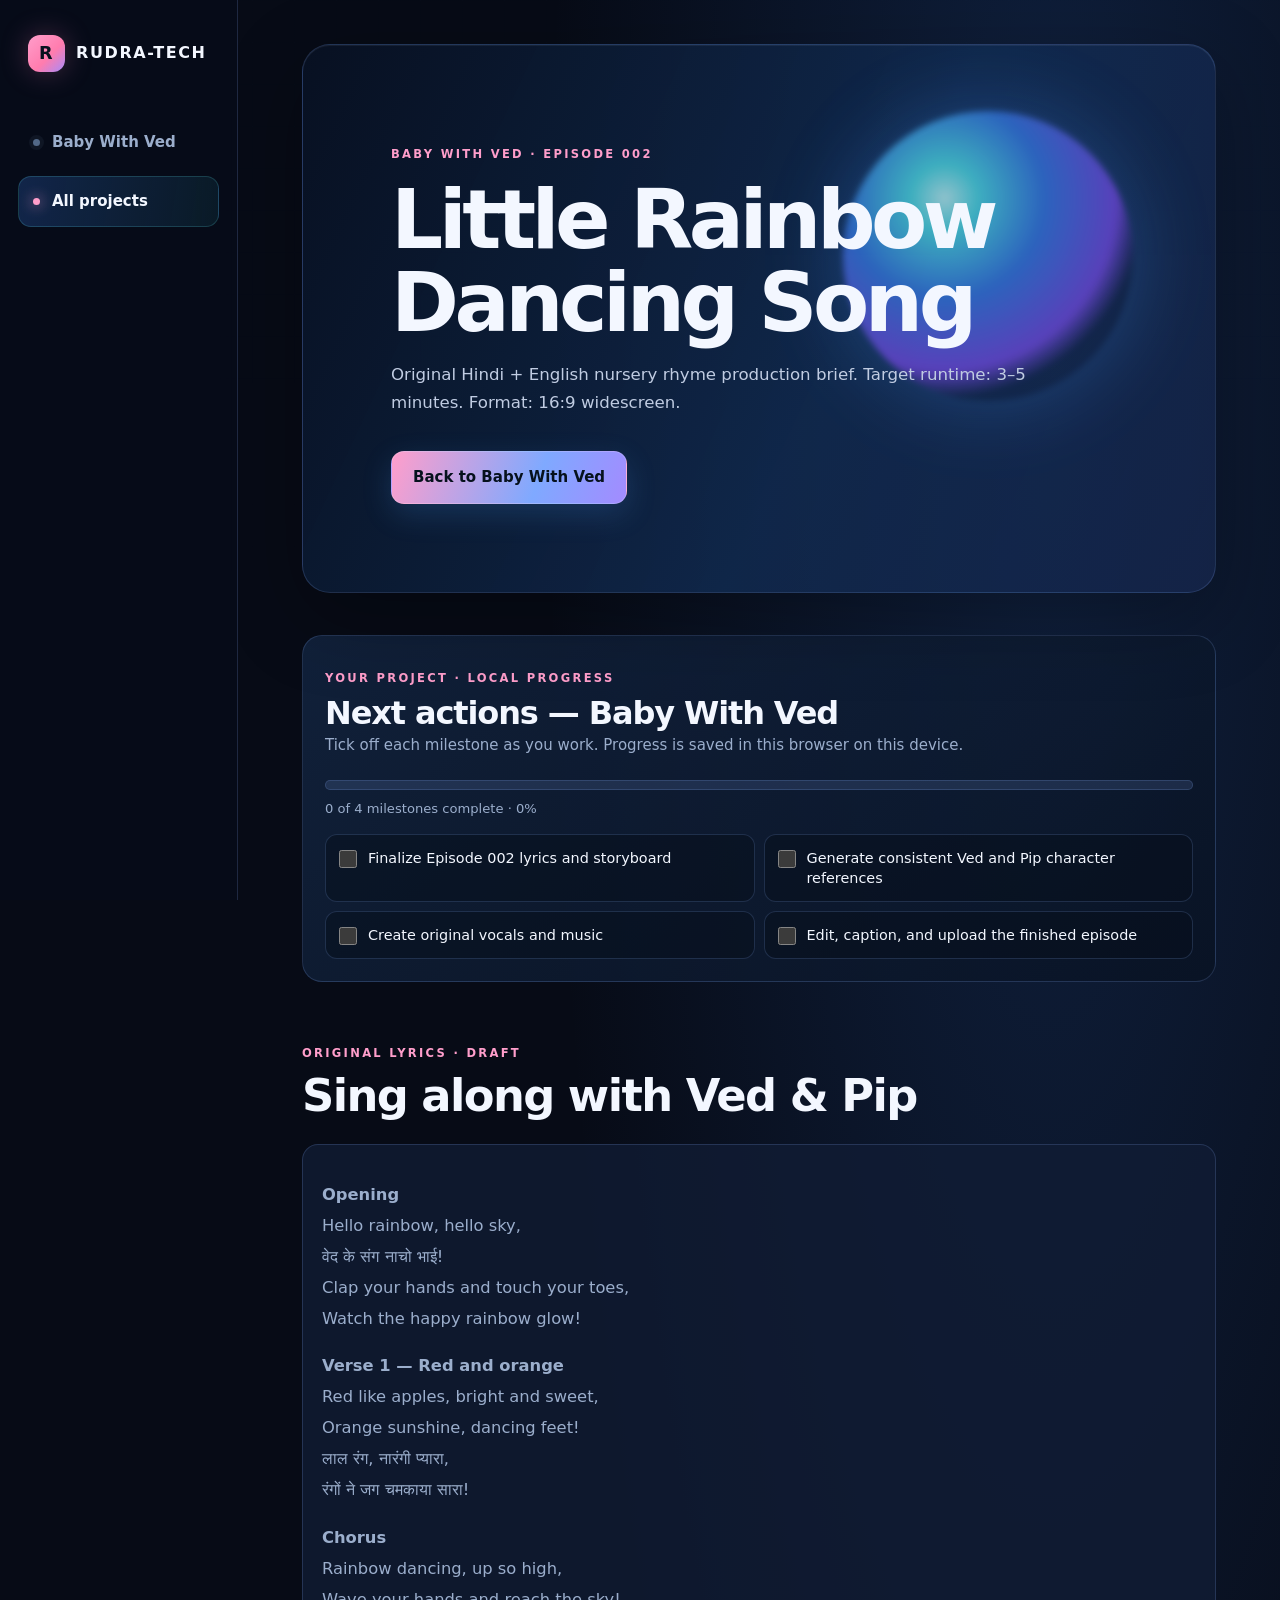
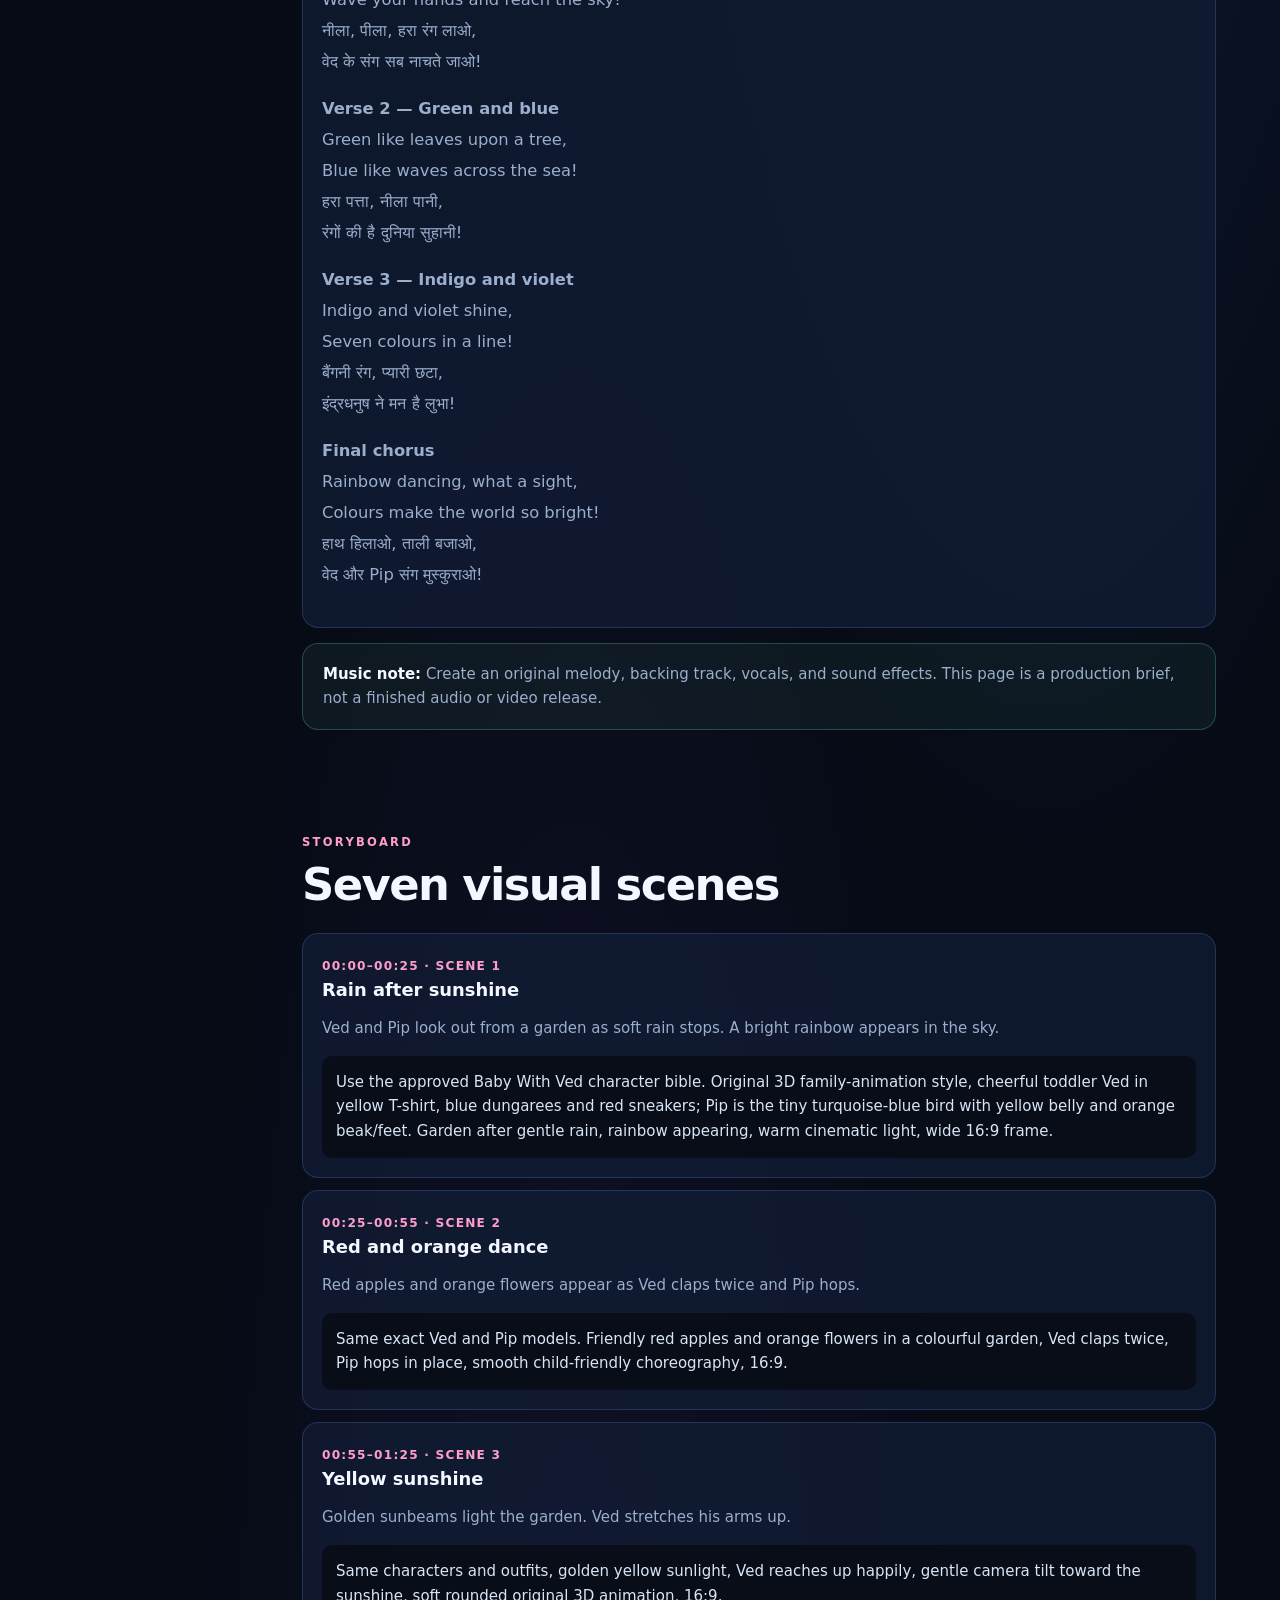
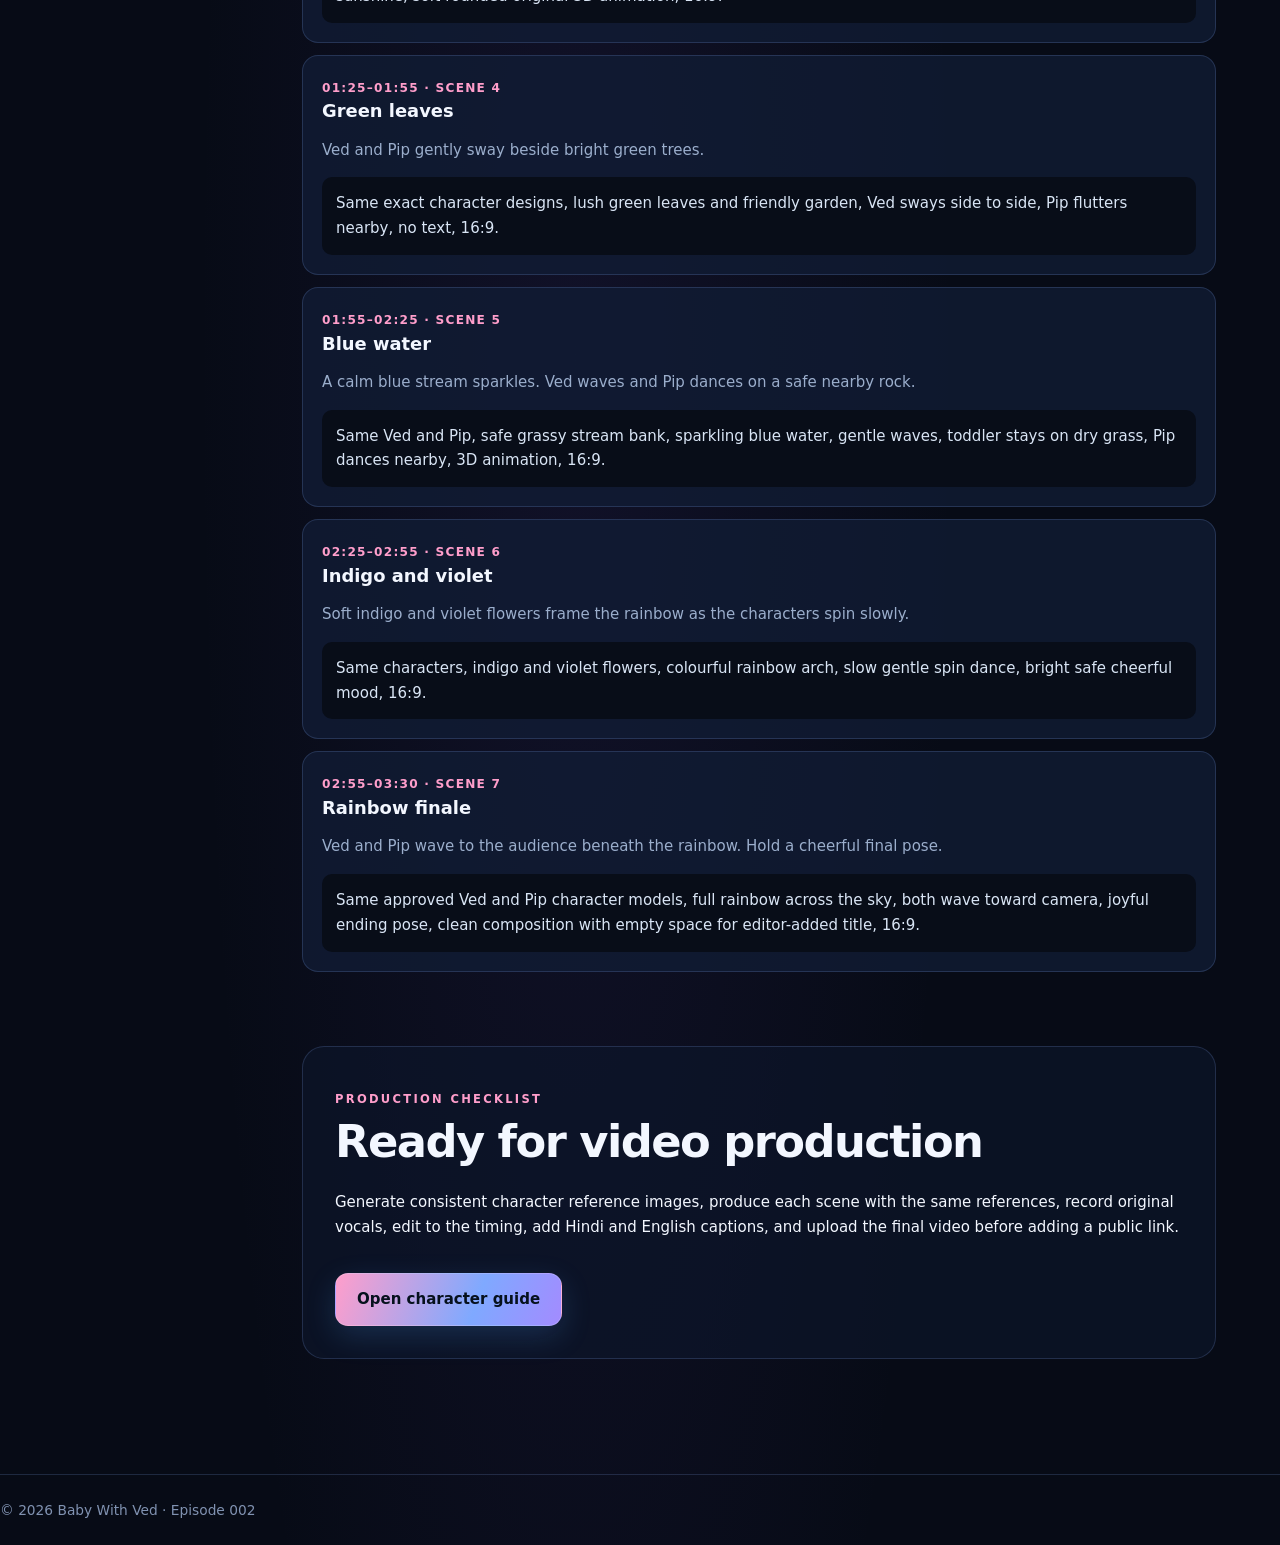
<file: projects/baby-with-ved/episodes/little-rainbow-dancing-song/index.html>
<!doctype html><html lang="en"><head><meta charset="utf-8"><meta name="viewport" content="width=device-width,initial-scale=1"><meta name="theme-color" content="#070b16"><meta name="description" content="Baby With Ved Episode 002 — Little Rainbow Dancing Song lyrics and storyboard."><title>Little Rainbow Dancing Song | Baby With Ved</title><link rel="stylesheet" href="../../../../assets/css/style.css?v=7"><style>.scene{padding:19px;border:1px solid var(--line);border-radius:16px;background:var(--panel);margin:12px 0}.scene p{color:var(--muted)}.scene .time{color:var(--cyan);font-weight:850;font-size:.76rem;letter-spacing:.1em}.prompt{padding:14px;border-radius:10px;background:#080d18;color:#d9e5f5}.lyrics{font-size:1.02rem;line-height:1.9}</style></head><body><header class="site-header"><a class="brand" href="../../../../">RUDRA-TECH</a><nav aria-label="Main navigation"><a href="../../">Baby With Ved</a><a href="../../../../#projects">All projects</a></nav></header><main><section class="hero project-hero"><p class="eyebrow">BABY WITH VED · EPISODE 002</p><h1>Little Rainbow Dancing Song</h1><p>Original Hindi + English nursery rhyme production brief. Target runtime: 3–5 minutes. Format: 16:9 widescreen.</p><a class="button" href="../../">Back to Baby With Ved</a></section><section class="section"><p class="eyebrow">ORIGINAL LYRICS · DRAFT</p><h2>Sing along with Ved & Pip</h2><div class="scene lyrics"><p><strong>Opening</strong><br>Hello rainbow, hello sky,<br>वेद के संग नाचो भाई!<br>Clap your hands and touch your toes,<br>Watch the happy rainbow glow!</p><p><strong>Verse 1 — Red and orange</strong><br>Red like apples, bright and sweet,<br>Orange sunshine, dancing feet!<br>लाल रंग, नारंगी प्यारा,<br>रंगों ने जग चमकाया सारा!</p><p><strong>Chorus</strong><br>Rainbow dancing, up so high,<br>Wave your hands and reach the sky!<br>नीला, पीला, हरा रंग लाओ,<br>वेद के संग सब नाचते जाओ!</p><p><strong>Verse 2 — Green and blue</strong><br>Green like leaves upon a tree,<br>Blue like waves across the sea!<br>हरा पत्ता, नीला पानी,<br>रंगों की है दुनिया सुहानी!</p><p><strong>Verse 3 — Indigo and violet</strong><br>Indigo and violet shine,<br>Seven colours in a line!<br>बैंगनी रंग, प्यारी छटा,<br>इंद्रधनुष ने मन है लुभा!</p><p><strong>Final chorus</strong><br>Rainbow dancing, what a sight,<br>Colours make the world so bright!<br>हाथ हिलाओ, ताली बजाओ,<br>वेद और Pip संग मुस्कुराओ!</p></div><p class="notice"><strong>Music note:</strong> Create an original melody, backing track, vocals, and sound effects. This page is a production brief, not a finished audio or video release.</p></section><section class="section"><p class="eyebrow">STORYBOARD</p><h2>Seven visual scenes</h2><div class="scene"><span class="time">00:00–00:25 · SCENE 1</span><h3>Rain after sunshine</h3><p>Ved and Pip look out from a garden as soft rain stops. A bright rainbow appears in the sky.</p><div class="prompt">Use the approved Baby With Ved character bible. Original 3D family-animation style, cheerful toddler Ved in yellow T-shirt, blue dungarees and red sneakers; Pip is the tiny turquoise-blue bird with yellow belly and orange beak/feet. Garden after gentle rain, rainbow appearing, warm cinematic light, wide 16:9 frame.</div></div><div class="scene"><span class="time">00:25–00:55 · SCENE 2</span><h3>Red and orange dance</h3><p>Red apples and orange flowers appear as Ved claps twice and Pip hops.</p><div class="prompt">Same exact Ved and Pip models. Friendly red apples and orange flowers in a colourful garden, Ved claps twice, Pip hops in place, smooth child-friendly choreography, 16:9.</div></div><div class="scene"><span class="time">00:55–01:25 · SCENE 3</span><h3>Yellow sunshine</h3><p>Golden sunbeams light the garden. Ved stretches his arms up.</p><div class="prompt">Same characters and outfits, golden yellow sunlight, Ved reaches up happily, gentle camera tilt toward the sunshine, soft rounded original 3D animation, 16:9.</div></div><div class="scene"><span class="time">01:25–01:55 · SCENE 4</span><h3>Green leaves</h3><p>Ved and Pip gently sway beside bright green trees.</p><div class="prompt">Same exact character designs, lush green leaves and friendly garden, Ved sways side to side, Pip flutters nearby, no text, 16:9.</div></div><div class="scene"><span class="time">01:55–02:25 · SCENE 5</span><h3>Blue water</h3><p>A calm blue stream sparkles. Ved waves and Pip dances on a safe nearby rock.</p><div class="prompt">Same Ved and Pip, safe grassy stream bank, sparkling blue water, gentle waves, toddler stays on dry grass, Pip dances nearby, 3D animation, 16:9.</div></div><div class="scene"><span class="time">02:25–02:55 · SCENE 6</span><h3>Indigo and violet</h3><p>Soft indigo and violet flowers frame the rainbow as the characters spin slowly.</p><div class="prompt">Same characters, indigo and violet flowers, colourful rainbow arch, slow gentle spin dance, bright safe cheerful mood, 16:9.</div></div><div class="scene"><span class="time">02:55–03:30 · SCENE 7</span><h3>Rainbow finale</h3><p>Ved and Pip wave to the audience beneath the rainbow. Hold a cheerful final pose.</p><div class="prompt">Same approved Ved and Pip character models, full rainbow across the sky, both wave toward camera, joyful ending pose, clean composition with empty space for editor-added title, 16:9.</div></div></section><section class="section about"><p class="eyebrow">PRODUCTION CHECKLIST</p><h2>Ready for video production</h2><p>Generate consistent character reference images, produce each scene with the same references, record original vocals, edit to the timing, add Hindi and English captions, and upload the final video before adding a public link.</p><a class="button" href="../../character-guide.md">Open character guide</a></section></main><footer>© <span id="year"></span> Baby With Ved · Episode 002</footer><script src="../../../../assets/js/main.js"></script></body></html>
</file>
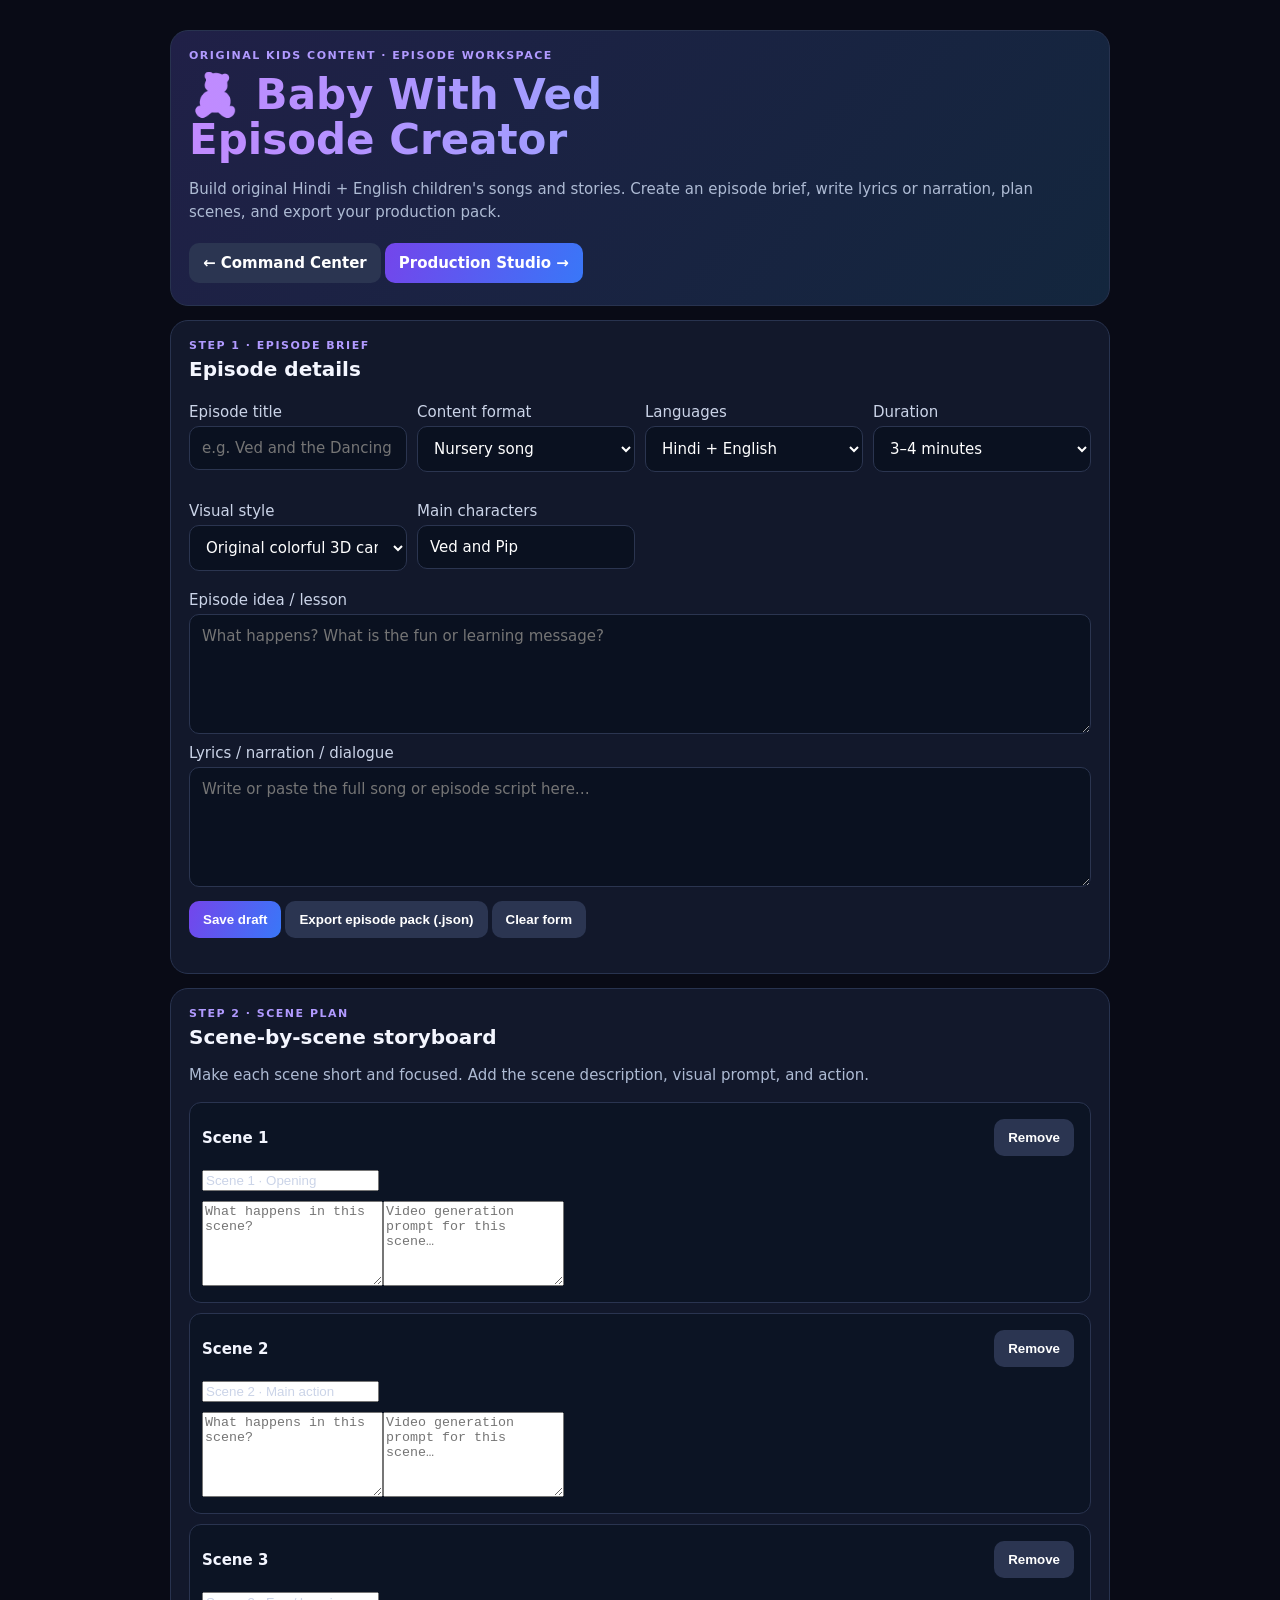
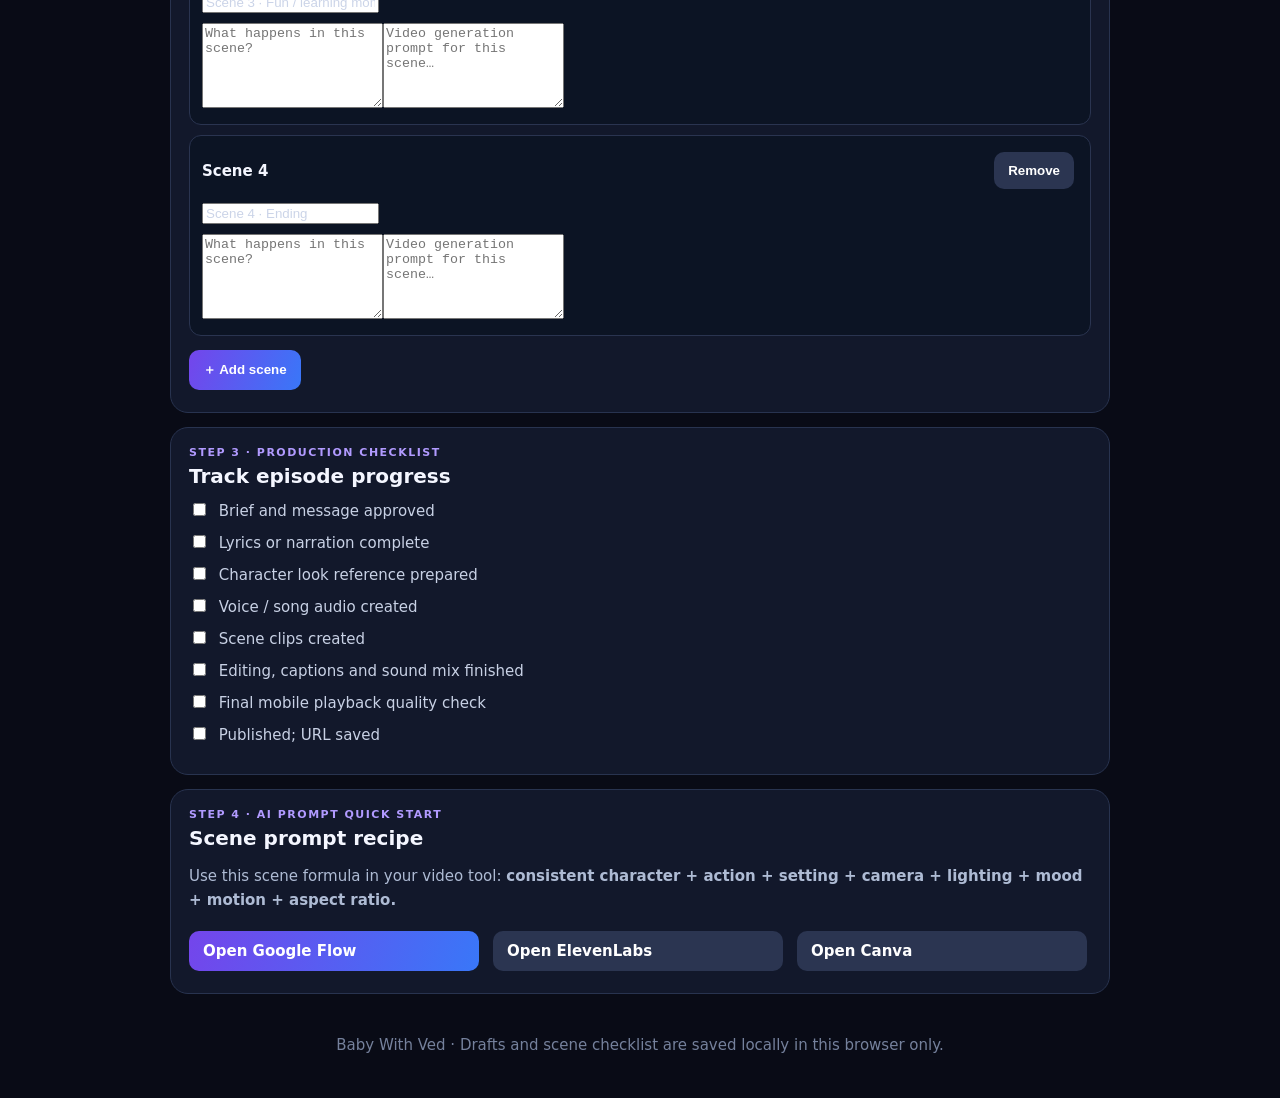
<file: baby-episode.html>
<!doctype html>
<html lang="en"><head><meta charset="utf-8"><meta name="viewport" content="width=device-width,initial-scale=1"><meta name="theme-color" content="#090b16"><title>Baby With Ved · Episode Creator</title>
<style>
*{box-sizing:border-box}body{margin:0;background:#090b16;color:#f4f6ff;font:15px system-ui,-apple-system,Segoe UI,sans-serif;padding:16px}main{max-width:940px;margin:auto}.hero,.panel{border:1px solid #28334f;background:#12182b;border-radius:18px;padding:18px;margin:14px 0}.hero{background:linear-gradient(130deg,#202047,#13263d)}.eyebrow{color:#b19aff;font-size:11px;font-weight:800;letter-spacing:1.5px}h1{font-size:clamp(26px,7vw,42px);line-height:1.08;margin:10px 0;background:linear-gradient(90deg,#c18aff,#74b9ff);background-clip:text;color:transparent}h2{font-size:20px;margin:5px 0 12px}p{color:#aebbd4;line-height:1.55}.btn,button{display:inline-block;border:0;border-radius:10px;padding:11px 14px;color:white;font-weight:700;background:linear-gradient(110deg,#7445eb,#3977f8);text-decoration:none;margin:4px 4px 4px 0}.btn.secondary,button.secondary{background:#2b3551}.grid{display:grid;grid-template-columns:repeat(auto-fit,minmax(190px,1fr));gap:10px}.field{display:block;color:#cbd4e8;margin:10px 0}.field input,.field select,.field textarea{display:block;width:100%;margin-top:5px;background:#0a1120;color:white;border:1px solid #2b3550;border-radius:10px;padding:12px;font:inherit}.field textarea{min-height:120px;resize:vertical}.scene{border:1px solid #2a3450;background:#0c1424;border-radius:12px;padding:12px;margin:10px 0}.scene-head{display:flex;justify-content:space-between;align-items:center}.scene textarea{min-height:85px}.checklist label{display:block;margin:12px 0;color:#c8d1e5}.checklist input{margin-right:8px}.note{color:#78d9a8;font-size:13px}footer{text-align:center;color:#75819c;padding:28px}
</style></head><body><main>
<div class="hero"><div class="eyebrow">ORIGINAL KIDS CONTENT · EPISODE WORKSPACE</div><h1>🧸 Baby With Ved<br>Episode Creator</h1><p>Build original Hindi + English children's songs and stories. Create an episode brief, write lyrics or narration, plan scenes, and export your production pack.</p><a class="btn secondary" href="./dashboard.html">← Command Center</a><a class="btn" href="./production.html">Production Studio →</a></div>
<section class="panel"><div class="eyebrow">STEP 1 · EPISODE BRIEF</div><h2>Episode details</h2><div class="grid"><label class="field">Episode title<input id="title" placeholder="e.g. Ved and the Dancing Rainbow"></label><label class="field">Content format<select id="kind"><option>Nursery song</option><option>Animated story</option><option>Learning song</option><option>Shorts</option></select></label><label class="field">Languages<select id="language"><option>Hindi + English</option><option>Hindi</option><option>English</option></select></label><label class="field">Duration<select id="duration"><option>3–4 minutes</option><option>1–2 minutes</option><option>4–5 minutes</option><option>30–60 seconds (Short)</option></select></label><label class="field">Visual style<select id="style"><option>Original colorful 3D cartoon, family-friendly</option><option>Soft storybook animation</option><option>Bright 2D cartoon</option><option>Clay animation style</option></select></label><label class="field">Main characters<input id="characters" value="Ved and Pip"></label></div><label class="field">Episode idea / lesson<textarea id="idea" placeholder="What happens? What is the fun or learning message?"></textarea></label><label class="field">Lyrics / narration / dialogue<textarea id="script" placeholder="Write or paste the full song or episode script here…"></textarea></label><button id="save">Save draft</button><button id="export" class="secondary">Export episode pack (.json)</button><button id="reset" class="secondary">Clear form</button><p id="status" class="note" aria-live="polite"></p></section>
<section class="panel"><div class="eyebrow">STEP 2 · SCENE PLAN</div><h2>Scene-by-scene storyboard</h2><p>Make each scene short and focused. Add the scene description, visual prompt, and action.</p><div id="scenes"></div><button id="addScene">＋ Add scene</button></section>
<section class="panel"><div class="eyebrow">STEP 3 · PRODUCTION CHECKLIST</div><h2>Track episode progress</h2><div class="checklist"><label><input type="checkbox" data-check="brief"> Brief and message approved</label><label><input type="checkbox" data-check="script"> Lyrics or narration complete</label><label><input type="checkbox" data-check="design"> Character look reference prepared</label><label><input type="checkbox" data-check="audio"> Voice / song audio created</label><label><input type="checkbox" data-check="scene"> Scene clips created</label><label><input type="checkbox" data-check="edit"> Editing, captions and sound mix finished</label><label><input type="checkbox" data-check="quality"> Final mobile playback quality check</label><label><input type="checkbox" data-check="publish"> Published; URL saved</label></div></section>
<section class="panel"><div class="eyebrow">STEP 4 · AI PROMPT QUICK START</div><h2>Scene prompt recipe</h2><p>Use this scene formula in your video tool: <b>consistent character + action + setting + camera + lighting + mood + motion + aspect ratio.</b></p><div class="grid"><a class="btn" href="https://labs.google/fx/">Open Google Flow</a><a class="btn secondary" href="https://elevenlabs.io/">Open ElevenLabs</a><a class="btn secondary" href="https://www.canva.com/">Open Canva</a></div></section>
<footer>Baby With Ved · Drafts and scene checklist are saved locally in this browser only.</footer></main>
<script>
const fields=['title','kind','language','duration','style','characters','idea','script'];const sceneWrap=document.getElementById('scenes');let sceneData=[{name:'Scene 1 · Opening',desc:'',prompt:''},{name:'Scene 2 · Main action',desc:'',prompt:''},{name:'Scene 3 · Fun / learning moment',desc:'',prompt:''},{name:'Scene 4 · Ending',desc:'',prompt:''}];let checks={};
function addScene(data={name:'New scene',desc:'',prompt:''}){const n=sceneData.length+1;sceneData.push({name:data.name||'Scene '+n,desc:data.desc||'',prompt:data.prompt||''});renderScenes()}
function renderScenes(){sceneWrap.innerHTML='';sceneData.forEach((s,i)=>{const box=document.createElement('div');box.className='scene';const head=document.createElement('div');head.className='scene-head';const label=document.createElement('b');label.textContent='Scene '+(i+1);const remove=document.createElement('button');remove.textContent='Remove';remove.className='secondary';remove.onclick=()=>{sceneData.splice(i,1);renderScenes();save(false)};head.append(label,remove);const name=document.createElement('input');name.value=s.name;name.placeholder='Scene title';name.className='field';name.oninput=()=>{sceneData[i].name=name.value;save(false)};const desc=document.createElement('textarea');desc.value=s.desc;desc.placeholder='What happens in this scene?';desc.oninput=()=>{sceneData[i].desc=desc.value;save(false)};const prompt=document.createElement('textarea');prompt.value=s.prompt;prompt.placeholder='Video generation prompt for this scene…';prompt.oninput=()=>{sceneData[i].prompt=prompt.value;save(false)};box.append(head,name,desc,prompt);sceneWrap.append(box)})}
function getData(){const d={};fields.forEach(id=>d[id]=document.getElementById(id).value);d.scenes=sceneData;d.checklist=checks;return d}
function save(show=true){localStorage.setItem('babyved_episode_draft',JSON.stringify(getData()));if(show)document.getElementById('status').textContent='Draft saved on this device.'}
function load(){try{const d=JSON.parse(localStorage.getItem('babyved_episode_draft')||'null');if(!d)return;fields.forEach(id=>{if(d[id]!=null)document.getElementById(id).value=d[id]});if(Array.isArray(d.scenes))sceneData=d.scenes;if(d.checklist)checks=d.checklist;document.querySelectorAll('[data-check]').forEach(x=>x.checked=!!checks[x.dataset.check])}catch(e){}}
document.getElementById('save').onclick=()=>save(true);document.getElementById('addScene').onclick=()=>{sceneData.push({name:'Scene '+(sceneData.length+1),desc:'',prompt:''});renderScenes();save(false)};document.querySelectorAll('[data-check]').forEach(x=>x.onchange=()=>{checks[x.dataset.check]=x.checked;save(false)});document.getElementById('export').onclick=()=>{const blob=new Blob([JSON.stringify(getData(),null,2)],{type:'application/json'});const a=document.createElement('a');a.href=URL.createObjectURL(blob);a.download=(document.getElementById('title').value.trim().replace(/[^a-z0-9]+/gi,'-').toLowerCase()||'baby-with-ved-episode')+'.json';a.click();URL.revokeObjectURL(a.href)};document.getElementById('reset').onclick=()=>{if(!confirm('Clear this episode draft from this device?'))return;localStorage.removeItem('babyved_episode_draft');location.reload()};load();renderScenes();
</script></body></html>
</file>
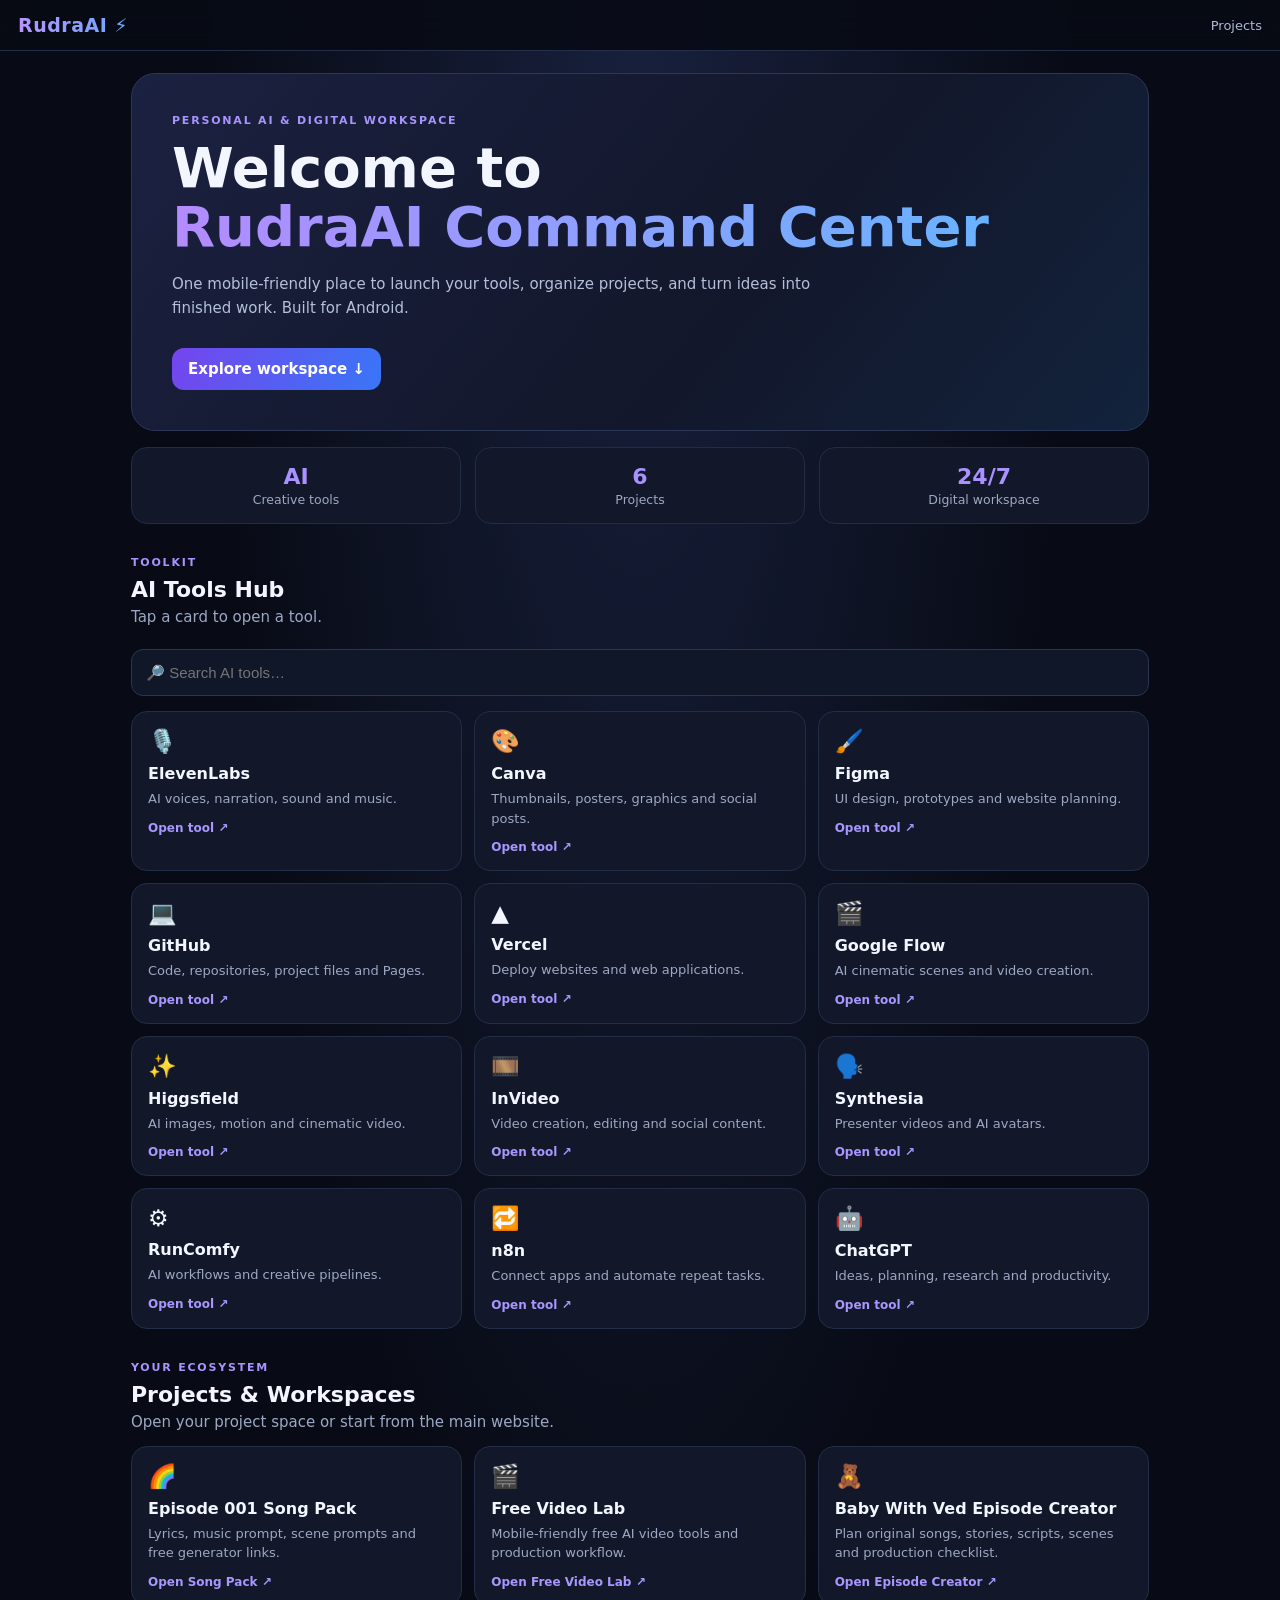
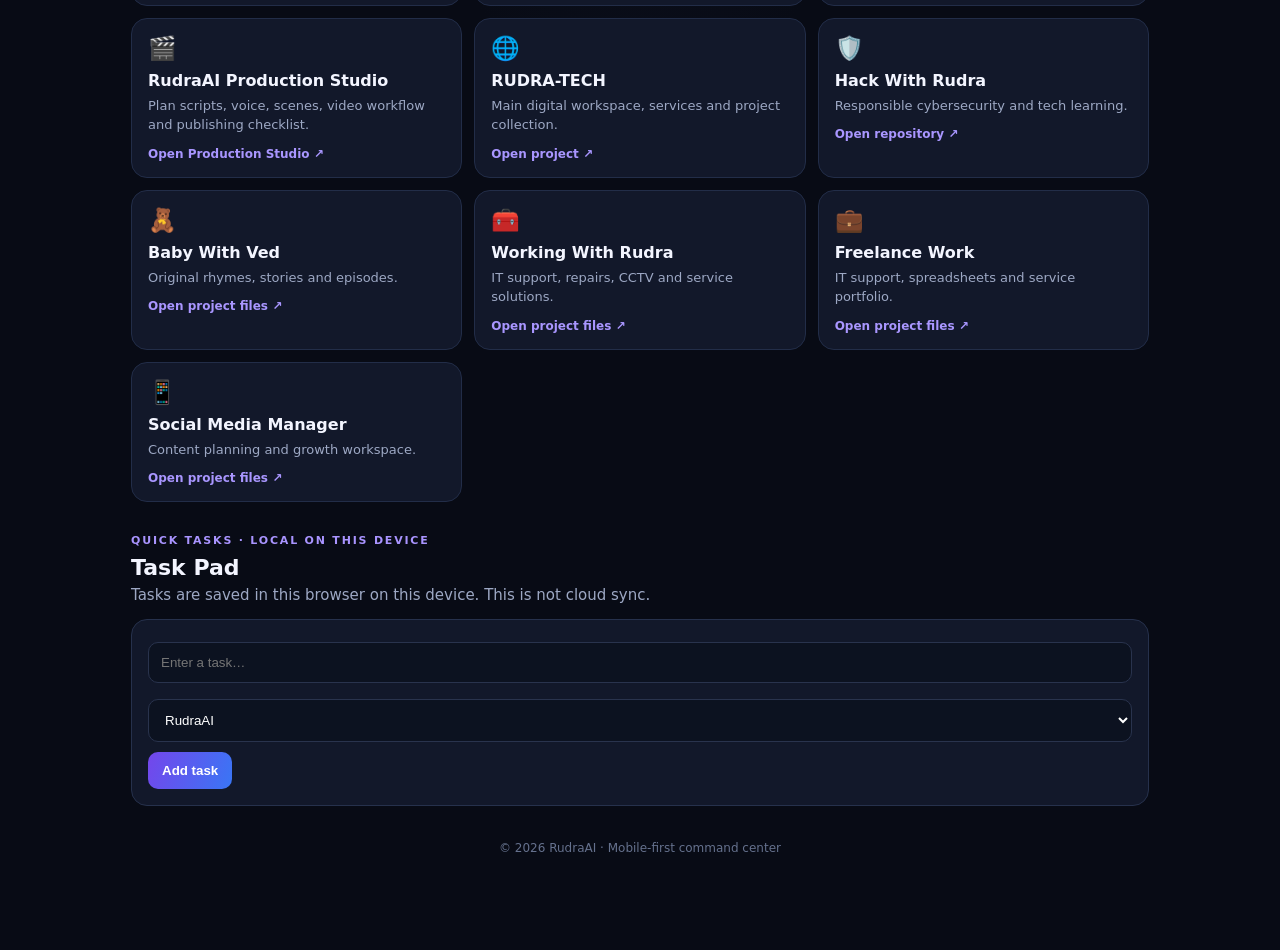
<file: dashboard.html>
<!doctype html>
<html lang="en">
<head>
<meta charset="utf-8"><meta name="viewport" content="width=device-width,initial-scale=1"><meta name="theme-color" content="#080b15">
<title>RudraAI Command Center</title>
<style>
:root{--bg:#080b15;--card:#12182a;--card2:#171f35;--text:#f3f5ff;--muted:#9da8c4;--accent:#8b5cf6;--blue:#4c8dff}
*{box-sizing:border-box}body{margin:0;background:radial-gradient(ellipse at top,#18203d 0,#080b15 48%);color:var(--text);font:15px system-ui,-apple-system,Segoe UI,sans-serif}
header{position:sticky;top:0;z-index:2;background:#080b15e8;backdrop-filter:blur(14px);border-bottom:1px solid #252e48;padding:14px 18px;display:flex;justify-content:space-between;align-items:center}
.brand{font-weight:850;letter-spacing:.5px;background:linear-gradient(90deg,#b794ff,#69aaff);background-clip:text;color:transparent;font-size:19px}
header a{color:#aeb9d4;text-decoration:none;font-size:13px}
main{max-width:1050px;margin:auto;padding:22px 16px 60px}.hero{border:1px solid #2c3657;background:linear-gradient(130deg,#1b2140,#12172b 60%,#12233c);padding:28px 22px;border-radius:24px}
.eyebrow{color:#a994ff;font-size:11px;font-weight:800;letter-spacing:1.8px}.hero h1{font-size:clamp(32px,8vw,56px);line-height:1.05;margin:12px 0}.hero h1 span{background:linear-gradient(90deg,#b48bff,#69b2ff);background-clip:text;color:transparent}.hero p{color:#b4bfd9;line-height:1.65;max-width:680px}.btn{display:inline-block;margin-top:12px;background:linear-gradient(110deg,#7545ed,#3976f7);padding:12px 16px;border-radius:12px;color:white;text-decoration:none;font-weight:700}
.stats{display:grid;grid-template-columns:repeat(3,1fr);gap:10px;margin:16px 0}.stat{background:var(--card);padding:16px 10px;text-align:center;border:1px solid #222c45;border-radius:16px}.stat b{font-size:22px;color:#a992ff}.stat small{display:block;color:var(--muted);margin-top:3px}
section{margin-top:32px}h2{font-size:22px;margin:8px 0 6px}.desc{color:var(--muted);margin:0 0 15px}.search{width:100%;background:#101729;border:1px solid #2b3551;color:white;padding:14px;border-radius:12px;margin:8px 0 15px;font-size:15px}
.grid{display:grid;grid-template-columns:repeat(2,minmax(0,1fr));gap:12px}.card{background:var(--card);border:1px solid #222d48;padding:16px;border-radius:16px;text-decoration:none;color:inherit;transition:.15s}.card:hover{background:var(--card2);border-color:#7159ce;transform:translateY(-2px)}.icon{font-size:23px}.card h3{margin:9px 0 6px;font-size:16px}.card p{margin:0;color:var(--muted);font-size:13px;line-height:1.5}.open{display:block;margin-top:12px;color:#a996ff;font-size:12px;font-weight:700}
.tasks{background:var(--card);border:1px solid #26314c;border-radius:16px;padding:16px}.tasks input,.tasks select{width:100%;margin:6px 0 10px;padding:12px;background:#0c1220;color:white;border:1px solid #29334d;border-radius:10px}.tasks button{padding:11px 14px;border:0;border-radius:10px;background:linear-gradient(110deg,#7446eb,#3976f5);color:white;font-weight:700}.task{padding:12px;margin-top:10px;background:#0d1424;border-radius:12px;display:flex;gap:10px;align-items:flex-start}.task.done{text-decoration:line-through;color:#8b96ad}.task small{display:block;color:var(--muted);margin-top:4px}footer{text-align:center;color:#65718d;padding:35px 10px;font-size:12px}
@media(min-width:700px){.grid{grid-template-columns:repeat(3,minmax(0,1fr))}.hero{padding:40px}.stats{gap:14px}}
</style>
</head>
<body>
<header><a class="brand" href="./">RudraAI ⚡</a><a href="#projects">Projects</a></header>
<main>
<div class="hero"><div class="eyebrow">PERSONAL AI & DIGITAL WORKSPACE</div><h1>Welcome to<br><span>RudraAI Command Center</span></h1><p>One mobile-friendly place to launch your tools, organize projects, and turn ideas into finished work. Built for Android.</p><a class="btn" href="#tools">Explore workspace ↓</a></div>
<div class="stats"><div class="stat"><b>AI</b><small>Creative tools</small></div><div class="stat"><b>6</b><small>Projects</small></div><div class="stat"><b>24/7</b><small>Digital workspace</small></div></div>
<section id="tools"><div class="eyebrow">TOOLKIT</div><h2>AI Tools Hub</h2><p class="desc">Tap a card to open a tool.</p><input class="search" id="search" placeholder="🔎 Search AI tools…" aria-label="Search AI tools"><div class="grid" id="toolGrid">
<a class="card" data-name="elevenlabs voice audio song narration" href="https://elevenlabs.io/"><span class="icon">🎙️</span><h3>ElevenLabs</h3><p>AI voices, narration, sound and music.</p><span class="open">Open tool ↗</span></a>
<a class="card" data-name="canva graphic design thumbnail" href="https://www.canva.com/"><span class="icon">🎨</span><h3>Canva</h3><p>Thumbnails, posters, graphics and social posts.</p><span class="open">Open tool ↗</span></a>
<a class="card" data-name="figma ui ux design" href="https://www.figma.com/"><span class="icon">🖌️</span><h3>Figma</h3><p>UI design, prototypes and website planning.</p><span class="open">Open tool ↗</span></a>
<a class="card" data-name="github code repository hosting" href="https://github.com/INDIANBOSS"><span class="icon">💻</span><h3>GitHub</h3><p>Code, repositories, project files and Pages.</p><span class="open">Open tool ↗</span></a>
<a class="card" data-name="vercel deploy website" href="https://vercel.com/"><span class="icon">▲</span><h3>Vercel</h3><p>Deploy websites and web applications.</p><span class="open">Open tool ↗</span></a>
<a class="card" data-name="google flow video filmmaking" href="https://labs.google/fx/"><span class="icon">🎬</span><h3>Google Flow</h3><p>AI cinematic scenes and video creation.</p><span class="open">Open tool ↗</span></a>
<a class="card" data-name="higgsfield ai cinematic image video" href="https://higgsfield.ai/"><span class="icon">✨</span><h3>Higgsfield</h3><p>AI images, motion and cinematic video.</p><span class="open">Open tool ↗</span></a>
<a class="card" data-name="invideo video editing shorts" href="https://invideo.io/"><span class="icon">🎞️</span><h3>InVideo</h3><p>Video creation, editing and social content.</p><span class="open">Open tool ↗</span></a>
<a class="card" data-name="synthesia avatar presenter" href="https://www.synthesia.io/"><span class="icon">🗣️</span><h3>Synthesia</h3><p>Presenter videos and AI avatars.</p><span class="open">Open tool ↗</span></a>
<a class="card" data-name="runcomfy workflow image generation" href="https://www.runcomfy.com/"><span class="icon">⚙️</span><h3>RunComfy</h3><p>AI workflows and creative pipelines.</p><span class="open">Open tool ↗</span></a>
<a class="card" data-name="n8n automation workflow apps" href="https://n8n.io/"><span class="icon">🔁</span><h3>n8n</h3><p>Connect apps and automate repeat tasks.</p><span class="open">Open tool ↗</span></a>
<a class="card" data-name="chatgpt assistant research" href="https://chatgpt.com/"><span class="icon">🤖</span><h3>ChatGPT</h3><p>Ideas, planning, research and productivity.</p><span class="open">Open tool ↗</span></a>
</div></section>
<section id="projects"><div class="eyebrow">YOUR ECOSYSTEM</div><h2>Projects & Workspaces</h2><p class="desc">Open your project space or start from the main website.</p><div class="grid">
<a class="card" href="./episode001-pack.html"><span class="icon">🌈</span><h3>Episode 001 Song Pack</h3><p>Lyrics, music prompt, scene prompts and free generator links.</p><span class="open">Open Song Pack ↗</span></a>
<a class="card" href="./free-video-lab.html"><span class="icon">🎬</span><h3>Free Video Lab</h3><p>Mobile-friendly free AI video tools and production workflow.</p><span class="open">Open Free Video Lab ↗</span></a>
<a class="card" href="./baby-episode.html"><span class="icon">🧸</span><h3>Baby With Ved Episode Creator</h3><p>Plan original songs, stories, scripts, scenes and production checklist.</p><span class="open">Open Episode Creator ↗</span></a>
<a class="card" href="./production.html"><span class="icon">🎬</span><h3>RudraAI Production Studio</h3><p>Plan scripts, voice, scenes, video workflow and publishing checklist.</p><span class="open">Open Production Studio ↗</span></a>
<a class="card" href="https://github.com/INDIANBOSS/RUDRA-TECH"><span class="icon">🌐</span><h3>RUDRA-TECH</h3><p>Main digital workspace, services and project collection.</p><span class="open">Open project ↗</span></a>
<a class="card" href="https://github.com/INDIANBOSS/Hackwithrudra"><span class="icon">🛡️</span><h3>Hack With Rudra</h3><p>Responsible cybersecurity and tech learning.</p><span class="open">Open repository ↗</span></a>
<a class="card" href="https://github.com/INDIANBOSS/RUDRA-TECH/tree/main/projects/baby-with-ved"><span class="icon">🧸</span><h3>Baby With Ved</h3><p>Original rhymes, stories and episodes.</p><span class="open">Open project files ↗</span></a>
<a class="card" href="https://github.com/INDIANBOSS/RUDRA-TECH/tree/main/projects/working-with-rudra"><span class="icon">🧰</span><h3>Working With Rudra</h3><p>IT support, repairs, CCTV and service solutions.</p><span class="open">Open project files ↗</span></a>
<a class="card" href="https://github.com/INDIANBOSS/RUDRA-TECH/tree/main/projects/freelance"><span class="icon">💼</span><h3>Freelance Work</h3><p>IT support, spreadsheets and service portfolio.</p><span class="open">Open project files ↗</span></a>
<a class="card" href="https://github.com/INDIANBOSS/RUDRA-TECH/tree/main/projects/social-media"><span class="icon">📱</span><h3>Social Media Manager</h3><p>Content planning and growth workspace.</p><span class="open">Open project files ↗</span></a>
</div></section>
<section id="tasks"><div class="eyebrow">QUICK TASKS · LOCAL ON THIS DEVICE</div><h2>Task Pad</h2><p class="desc">Tasks are saved in this browser on this device. This is not cloud sync.</p><div class="tasks"><input id="taskInput" maxlength="120" placeholder="Enter a task…"><select id="project"><option>RudraAI</option><option>Baby With Ved</option><option>Hack With Rudra</option><option>Working With Rudra</option><option>Freelance</option><option>Social Media</option></select><button id="add">Add task</button><div id="taskList"></div></div></section>
<footer>© <span id="year"></span> RudraAI · Mobile-first command center</footer>
</main>
<script>
const toolCards=[...document.querySelectorAll('#toolGrid .card')];document.querySelector('#search').addEventListener('input',e=>{const q=e.target.value.toLowerCase();toolCards.forEach(c=>c.hidden=!c.dataset.name.includes(q)&&!c.innerText.toLowerCase().includes(q))});
const input=document.querySelector('#taskInput'),project=document.querySelector('#project'),list=document.querySelector('#taskList');let tasks=[];try{tasks=JSON.parse(localStorage.getItem('rudraai_tasks')||'[]')}catch(e){tasks=[]}
function save(){localStorage.setItem('rudraai_tasks',JSON.stringify(tasks));render()}function render(){list.innerHTML='';tasks.forEach((t,i)=>{const row=document.createElement('div');row.className='task'+(t.done?' done':'');const check=document.createElement('input');check.type='checkbox';check.checked=t.done;check.onchange=()=>{tasks[i].done=check.checked;save()};const label=document.createElement('div');label.textContent=t.title;const meta=document.createElement('small');meta.textContent=t.project;label.append(meta);const del=document.createElement('button');del.textContent='×';del.style.marginLeft='auto';del.onclick=()=>{tasks.splice(i,1);save()};row.append(check,label,del);list.append(row)})}document.querySelector('#add').onclick=()=>{const title=input.value.trim();if(!title)return;tasks.unshift({title,project:project.value,done:false});input.value='';save()};input.addEventListener('keydown',e=>{if(e.key==='Enter')document.querySelector('#add').click()});document.querySelector('#year').textContent=new Date().getFullYear();render();
</script>
</body></html>
</file>
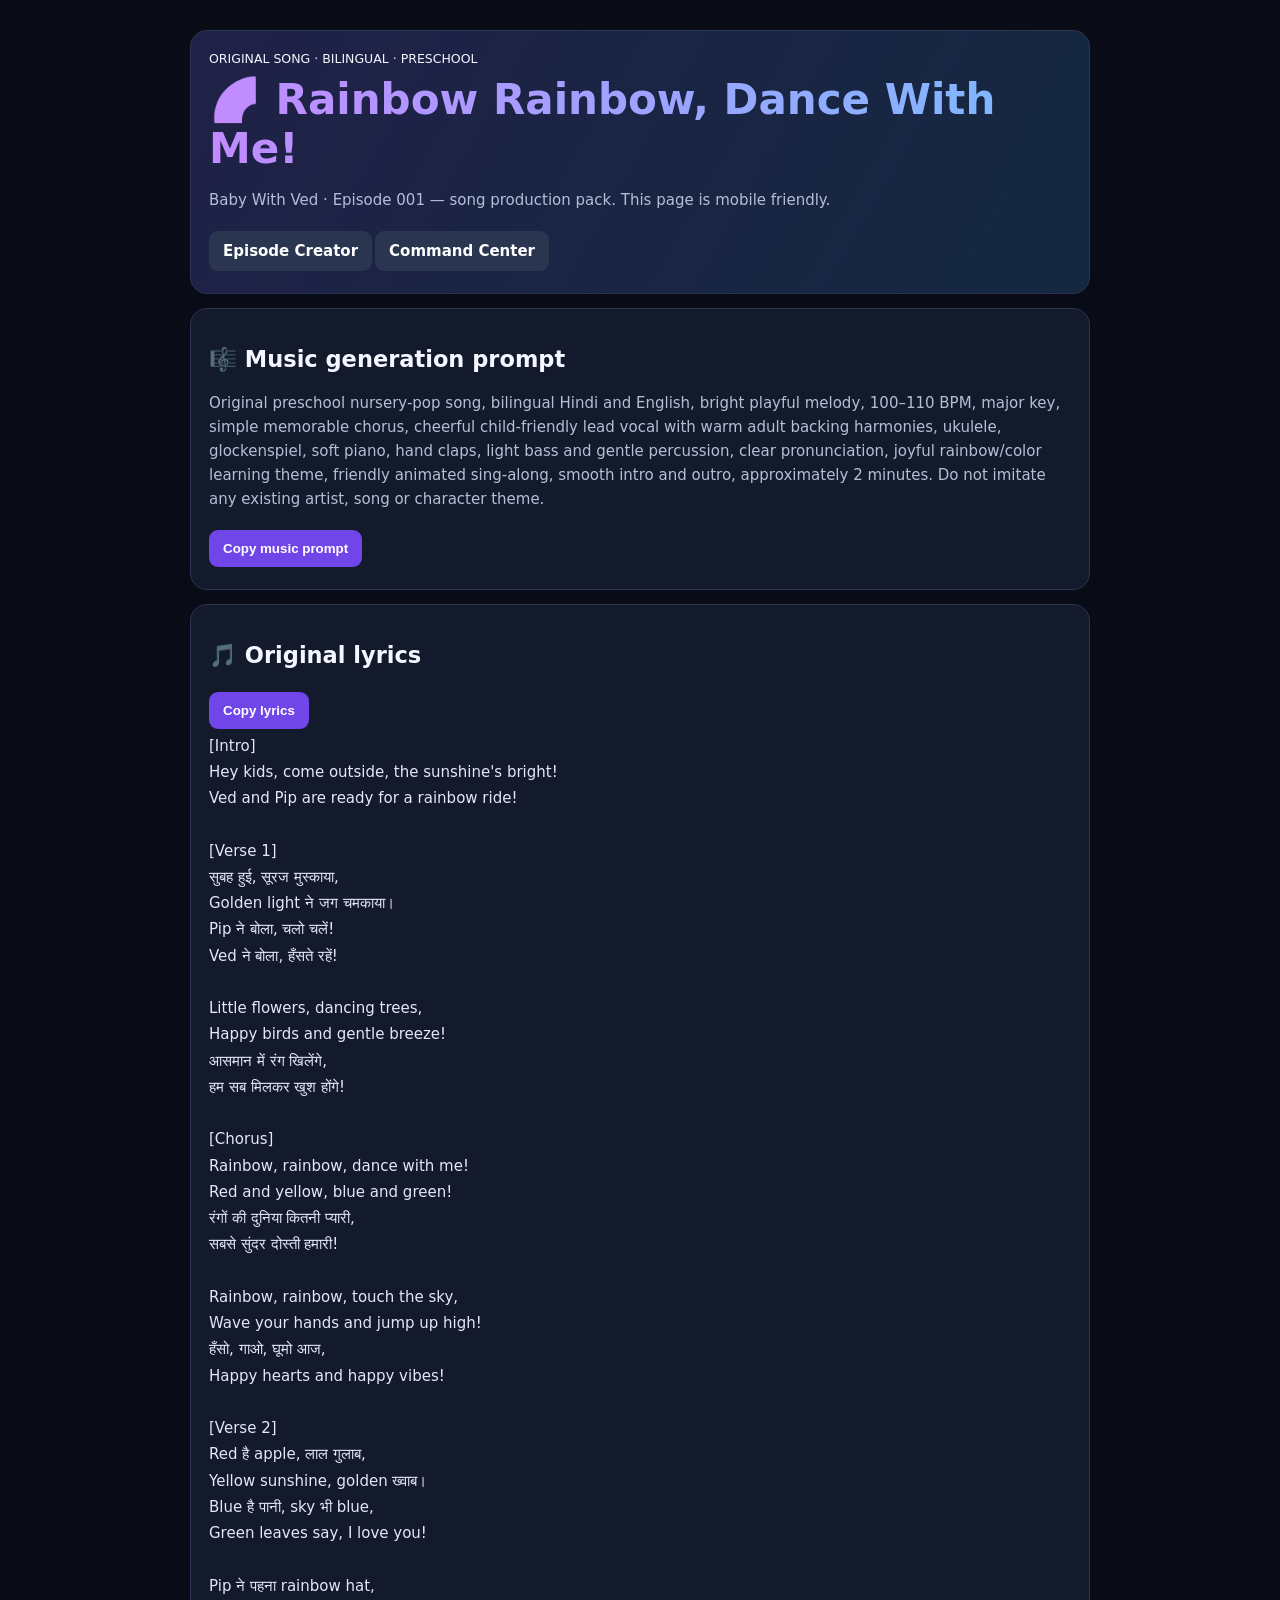
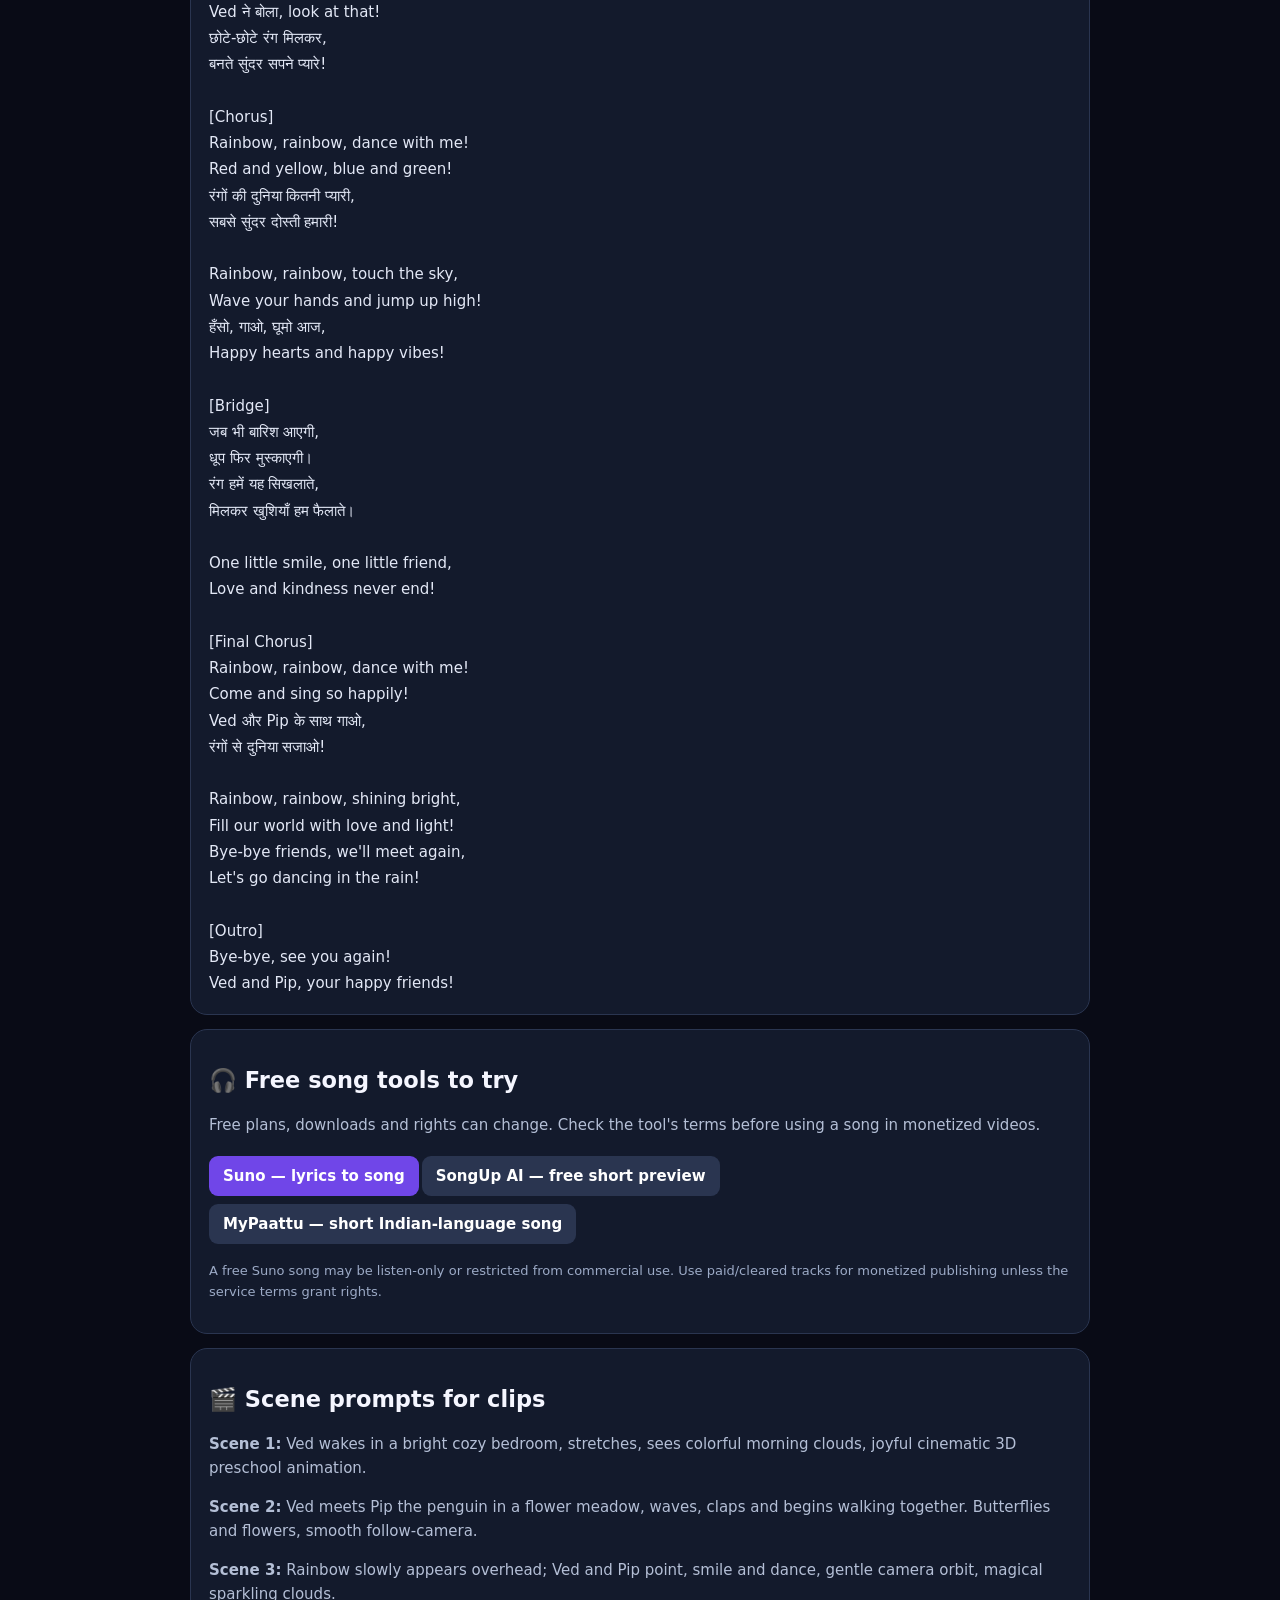
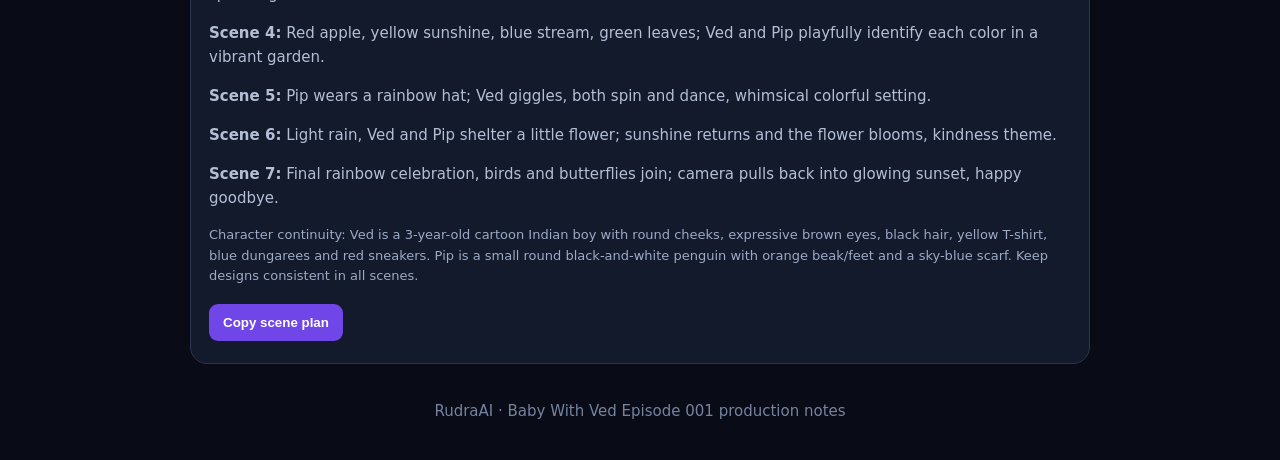
<file: episode001-pack.html>
<!doctype html><html lang="en"><meta charset="utf-8"><meta name="viewport" content="width=device-width,initial-scale=1"><title>Baby With Ved — Episode 001 Song Pack</title><style>*{box-sizing:border-box}body{background:#090b16;color:#f5f6ff;font:15px system-ui;padding:16px;margin:0}main{max-width:900px;margin:auto}.box{background:#131a2c;border:1px solid #2a3550;border-radius:17px;padding:18px;margin:14px 0}.hero{background:linear-gradient(120deg,#202148,#142840)}h1{font-size:clamp(28px,7vw,42px);background:linear-gradient(90deg,#c28bff,#7bbaff);background-clip:text;color:transparent;margin:8px 0}p{color:#b4bfd6;line-height:1.6}.btn,button{display:inline-block;background:#7046e8;color:white;border:0;border-radius:9px;padding:11px 14px;text-decoration:none;font-weight:700;margin:4px 3px 4px 0}.secondary{background:#2a3550}.lyrics{white-space:pre-wrap;line-height:1.75;color:#e3e8f6}.small{color:#9caac6;font-size:13px}.field{width:100%;background:#0a1120;color:#e8ecfa;border:1px solid #2a3550;border-radius:10px;padding:12px}footer{text-align:center;color:#7683a0;padding:24px}</style><main><div class="box hero"><small>ORIGINAL SONG · BILINGUAL · PRESCHOOL</small><h1>🌈 Rainbow Rainbow, Dance With Me!</h1><p>Baby With Ved · Episode 001 — song production pack. This page is mobile friendly.</p><a class="btn secondary" href="./baby-episode.html">Episode Creator</a><a class="btn secondary" href="./dashboard.html">Command Center</a></div>
<div class="box"><h2>🎼 Music generation prompt</h2><p>Original preschool nursery-pop song, bilingual Hindi and English, bright playful melody, 100–110 BPM, major key, simple memorable chorus, cheerful child-friendly lead vocal with warm adult backing harmonies, ukulele, glockenspiel, soft piano, hand claps, light bass and gentle percussion, clear pronunciation, joyful rainbow/color learning theme, friendly animated sing-along, smooth intro and outro, approximately 2 minutes. Do not imitate any existing artist, song or character theme.</p><button onclick="copyText(document.getElementById('musicPrompt').textContent)">Copy music prompt</button><p id="musicPrompt" style="display:none">Original preschool nursery-pop song, bilingual Hindi and English, bright playful melody, 100–110 BPM, major key, simple memorable chorus, cheerful child-friendly lead vocal with warm adult backing harmonies, ukulele, glockenspiel, soft piano, hand claps, light bass and gentle percussion, clear pronunciation, joyful rainbow/color learning theme, friendly animated sing-along, smooth intro and outro, approximately 2 minutes. Do not imitate any existing artist, song or character theme.</p></div>
<div class="box"><h2>🎵 Original lyrics</h2><button onclick="copyText(document.getElementById('lyrics').textContent)">Copy lyrics</button><div id="lyrics" class="lyrics">[Intro]
Hey kids, come outside, the sunshine's bright!
Ved and Pip are ready for a rainbow ride!

[Verse 1]
सुबह हुई, सूरज मुस्काया,
Golden light ने जग चमकाया।
Pip ने बोला, चलो चलें!
Ved ने बोला, हँसते रहें!

Little flowers, dancing trees,
Happy birds and gentle breeze!
आसमान में रंग खिलेंगे,
हम सब मिलकर खुश होंगे!

[Chorus]
Rainbow, rainbow, dance with me!
Red and yellow, blue and green!
रंगों की दुनिया कितनी प्यारी,
सबसे सुंदर दोस्ती हमारी!

Rainbow, rainbow, touch the sky,
Wave your hands and jump up high!
हँसो, गाओ, घूमो आज,
Happy hearts and happy vibes!

[Verse 2]
Red है apple, लाल गुलाब,
Yellow sunshine, golden ख्वाब।
Blue है पानी, sky भी blue,
Green leaves say, I love you!

Pip ने पहना rainbow hat,
Ved ने बोला, look at that!
छोटे-छोटे रंग मिलकर,
बनते सुंदर सपने प्यारे!

[Chorus]
Rainbow, rainbow, dance with me!
Red and yellow, blue and green!
रंगों की दुनिया कितनी प्यारी,
सबसे सुंदर दोस्ती हमारी!

Rainbow, rainbow, touch the sky,
Wave your hands and jump up high!
हँसो, गाओ, घूमो आज,
Happy hearts and happy vibes!

[Bridge]
जब भी बारिश आएगी,
धूप फिर मुस्काएगी।
रंग हमें यह सिखलाते,
मिलकर खुशियाँ हम फैलाते।

One little smile, one little friend,
Love and kindness never end!

[Final Chorus]
Rainbow, rainbow, dance with me!
Come and sing so happily!
Ved और Pip के साथ गाओ,
रंगों से दुनिया सजाओ!

Rainbow, rainbow, shining bright,
Fill our world with love and light!
Bye-bye friends, we'll meet again,
Let's go dancing in the rain!

[Outro]
Bye-bye, see you again!
Ved and Pip, your happy friends!</div></div>
<div class="box"><h2>🎧 Free song tools to try</h2><p>Free plans, downloads and rights can change. Check the tool's terms before using a song in monetized videos.</p><a class="btn" href="https://suno.com/">Suno — lyrics to song</a><a class="btn secondary" href="https://songupai.com/">SongUp AI — free short preview</a><a class="btn secondary" href="https://my-paattu.com/">MyPaattu — short Indian-language song</a><p class="small">A free Suno song may be listen-only or restricted from commercial use. Use paid/cleared tracks for monetized publishing unless the service terms grant rights.</p></div>
<div class="box"><h2>🎬 Scene prompts for clips</h2><p><b>Scene 1:</b> Ved wakes in a bright cozy bedroom, stretches, sees colorful morning clouds, joyful cinematic 3D preschool animation.</p><p><b>Scene 2:</b> Ved meets Pip the penguin in a flower meadow, waves, claps and begins walking together. Butterflies and flowers, smooth follow-camera.</p><p><b>Scene 3:</b> Rainbow slowly appears overhead; Ved and Pip point, smile and dance, gentle camera orbit, magical sparkling clouds.</p><p><b>Scene 4:</b> Red apple, yellow sunshine, blue stream, green leaves; Ved and Pip playfully identify each color in a vibrant garden.</p><p><b>Scene 5:</b> Pip wears a rainbow hat; Ved giggles, both spin and dance, whimsical colorful setting.</p><p><b>Scene 6:</b> Light rain, Ved and Pip shelter a little flower; sunshine returns and the flower blooms, kindness theme.</p><p><b>Scene 7:</b> Final rainbow celebration, birds and butterflies join; camera pulls back into glowing sunset, happy goodbye.</p><p class="small">Character continuity: Ved is a 3-year-old cartoon Indian boy with round cheeks, expressive brown eyes, black hair, yellow T-shirt, blue dungarees and red sneakers. Pip is a small round black-and-white penguin with orange beak/feet and a sky-blue scarf. Keep designs consistent in all scenes.</p><button onclick="copyText(document.querySelector('.box:last-of-type').innerText)">Copy scene plan</button></div><footer>RudraAI · Baby With Ved Episode 001 production notes</footer></main><script>function copyText(t){navigator.clipboard.writeText(t).then(()=>alert('Copied!')).catch(()=>alert('Please select and copy manually.'))}</script></html>
</file>
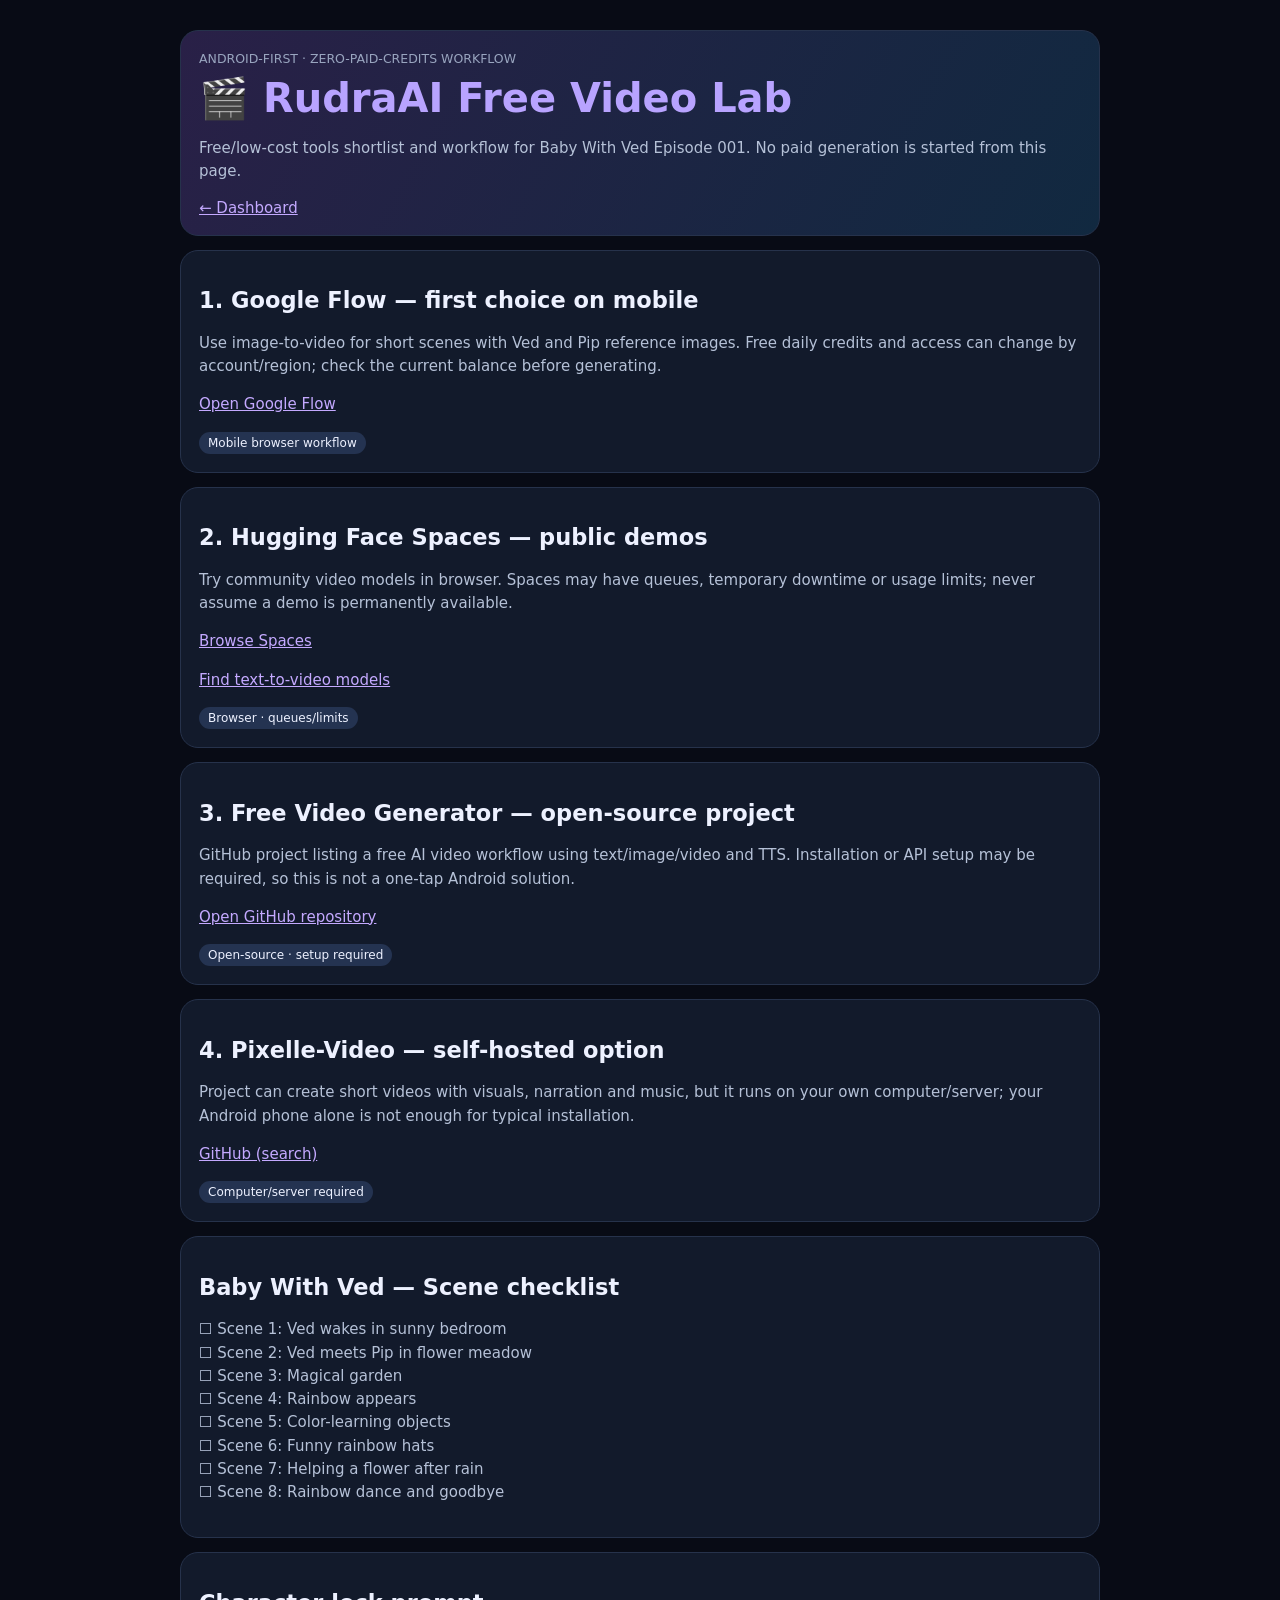
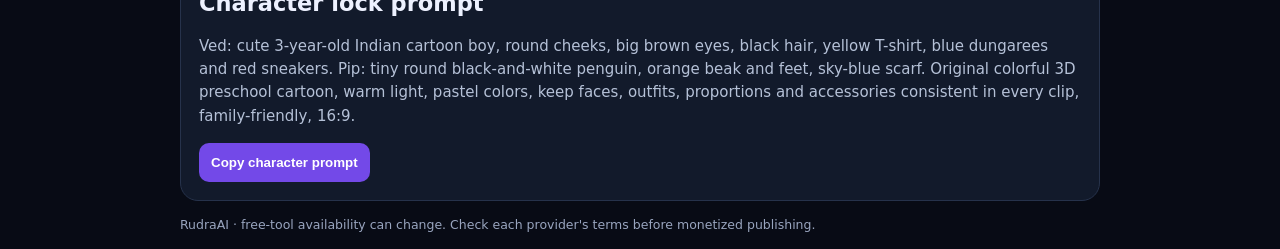
<file: free-video-lab.html>
<!doctype html><html lang="en"><head><meta charset="utf-8"><meta name="viewport" content="width=device-width,initial-scale=1"><title>RudraAI Free Video Lab</title><style>*{box-sizing:border-box}body{background:#080b15;color:#edf1ff;font:15px system-ui;margin:0;padding:16px}.wrap{max-width:920px;margin:auto}.card{background:#121a2b;border:1px solid #26324b;border-radius:18px;padding:18px;margin:14px 0}.hero{background:linear-gradient(120deg,#292047,#112940)}h1{font-size:clamp(26px,7vw,40px);color:#b8a3ff;margin:8px 0}p{color:#b5c1d7;line-height:1.55}a{color:#c4a9ff}button{border:0;border-radius:10px;background:#7349e8;color:white;padding:12px;font-weight:700}small{color:#99a5bf}.tag{display:inline-block;background:#243351;padding:4px 9px;border-radius:30px;font-size:12px}</style></head><body><main class="wrap"><section class="card hero"><small>ANDROID-FIRST · ZERO-PAID-CREDITS WORKFLOW</small><h1>🎬 RudraAI Free Video Lab</h1><p>Free/low-cost tools shortlist and workflow for Baby With Ved Episode 001. No paid generation is started from this page.</p><a href="./dashboard.html">← Dashboard</a></section>
<section class="card"><h2>1. Google Flow — first choice on mobile</h2><p>Use image-to-video for short scenes with Ved and Pip reference images. Free daily credits and access can change by account/region; check the current balance before generating.</p><p><a href="https://labs.google/fx/">Open Google Flow</a></p><span class="tag">Mobile browser workflow</span></section>
<section class="card"><h2>2. Hugging Face Spaces — public demos</h2><p>Try community video models in browser. Spaces may have queues, temporary downtime or usage limits; never assume a demo is permanently available.</p><p><a href="https://huggingface.co/spaces">Browse Spaces</a></p><p><a href="https://huggingface.co/models?pipeline_tag=text-to-video">Find text-to-video models</a></p><span class="tag">Browser · queues/limits</span></section>
<section class="card"><h2>3. Free Video Generator — open-source project</h2><p>GitHub project listing a free AI video workflow using text/image/video and TTS. Installation or API setup may be required, so this is not a one-tap Android solution.</p><p><a href="https://github.com/uglylee/free-video-generator">Open GitHub repository</a></p><span class="tag">Open-source · setup required</span></section>
<section class="card"><h2>4. Pixelle-Video — self-hosted option</h2><p>Project can create short videos with visuals, narration and music, but it runs on your own computer/server; your Android phone alone is not enough for typical installation.</p><p><a href="https://github.com">GitHub (search)</a></p><span class="tag">Computer/server required</span></section>
<section class="card"><h2>Baby With Ved — Scene checklist</h2><p>☐ Scene 1: Ved wakes in sunny bedroom<br>☐ Scene 2: Ved meets Pip in flower meadow<br>☐ Scene 3: Magical garden<br>☐ Scene 4: Rainbow appears<br>☐ Scene 5: Color-learning objects<br>☐ Scene 6: Funny rainbow hats<br>☐ Scene 7: Helping a flower after rain<br>☐ Scene 8: Rainbow dance and goodbye</p></section>
<section class="card"><h2>Character lock prompt</h2><p>Ved: cute 3-year-old Indian cartoon boy, round cheeks, big brown eyes, black hair, yellow T-shirt, blue dungarees and red sneakers. Pip: tiny round black-and-white penguin, orange beak and feet, sky-blue scarf. Original colorful 3D preschool cartoon, warm light, pastel colors, keep faces, outfits, proportions and accessories consistent in every clip, family-friendly, 16:9.</p><button onclick="navigator.clipboard.writeText(document.querySelector('.card:last-child p').textContent)">Copy character prompt</button></section><footer><small>RudraAI · free-tool availability can change. Check each provider's terms before monetized publishing.</small></footer></main></body></html>
</file>
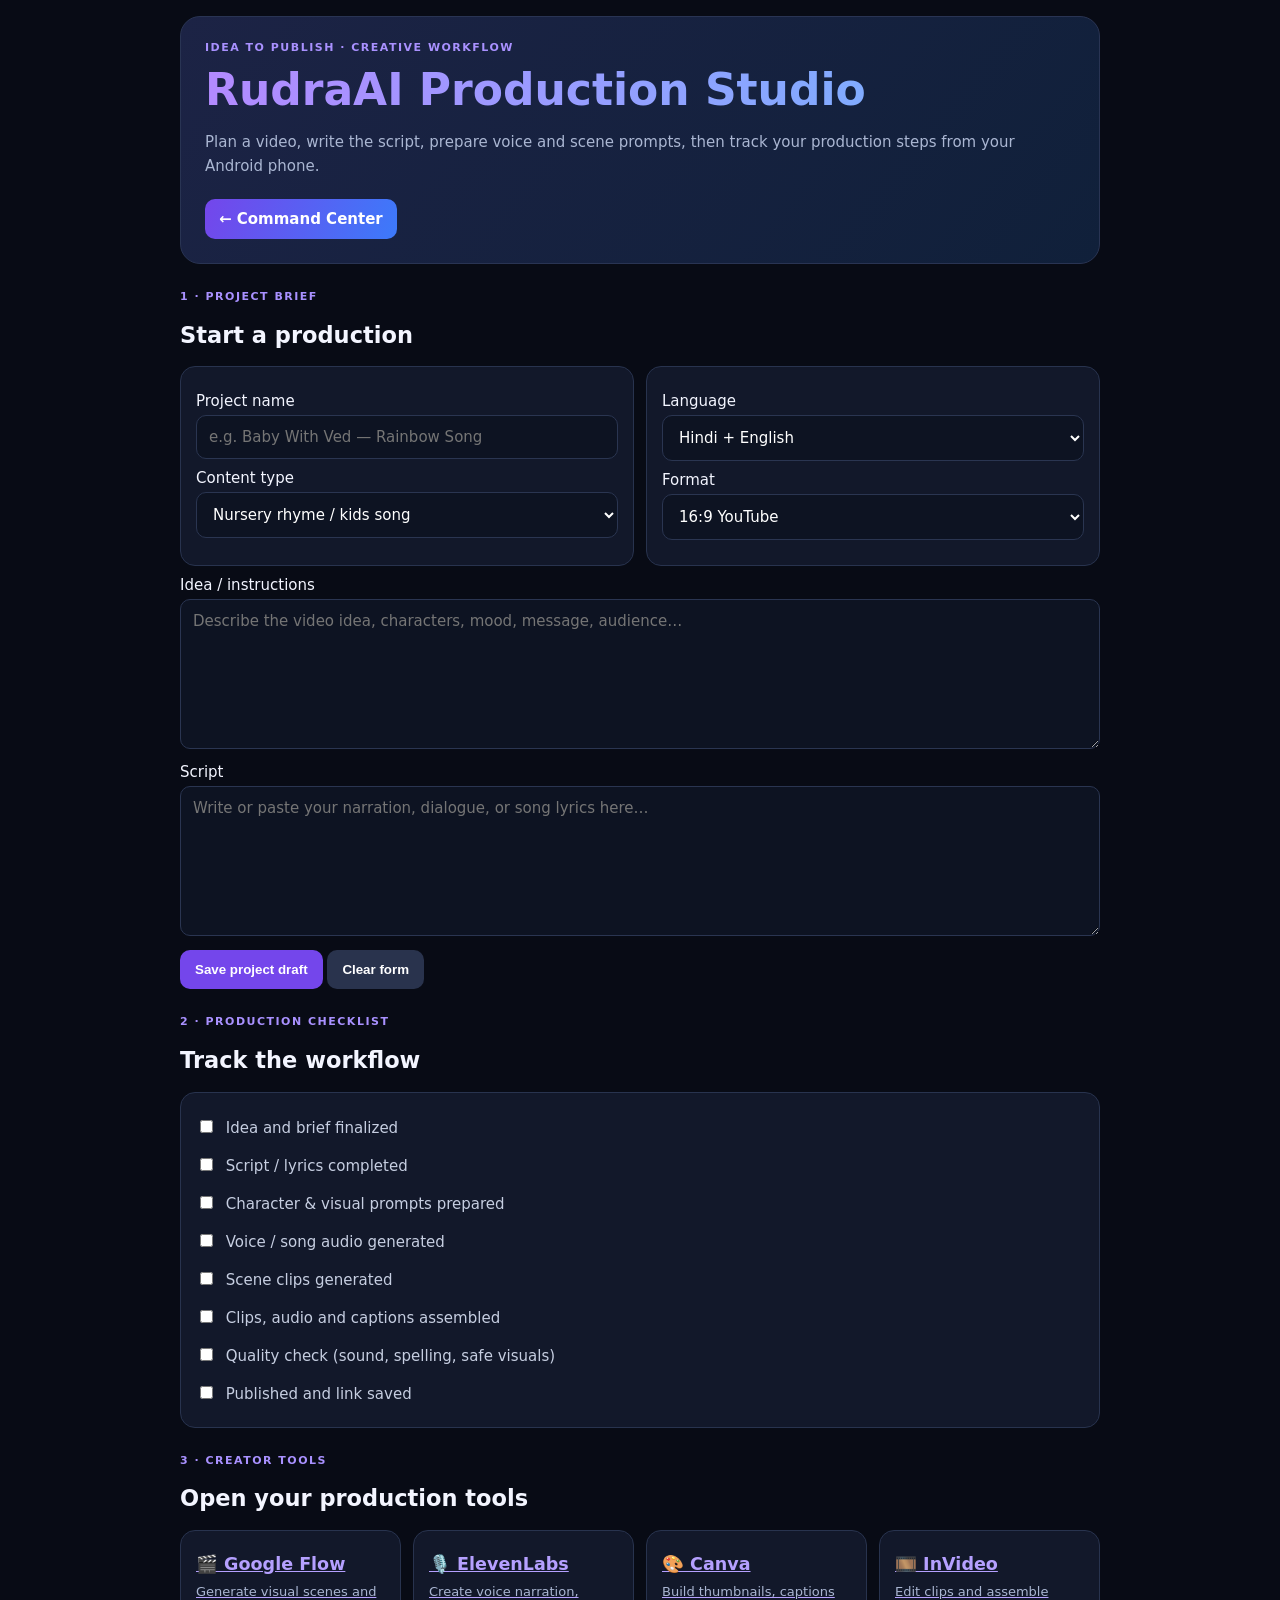
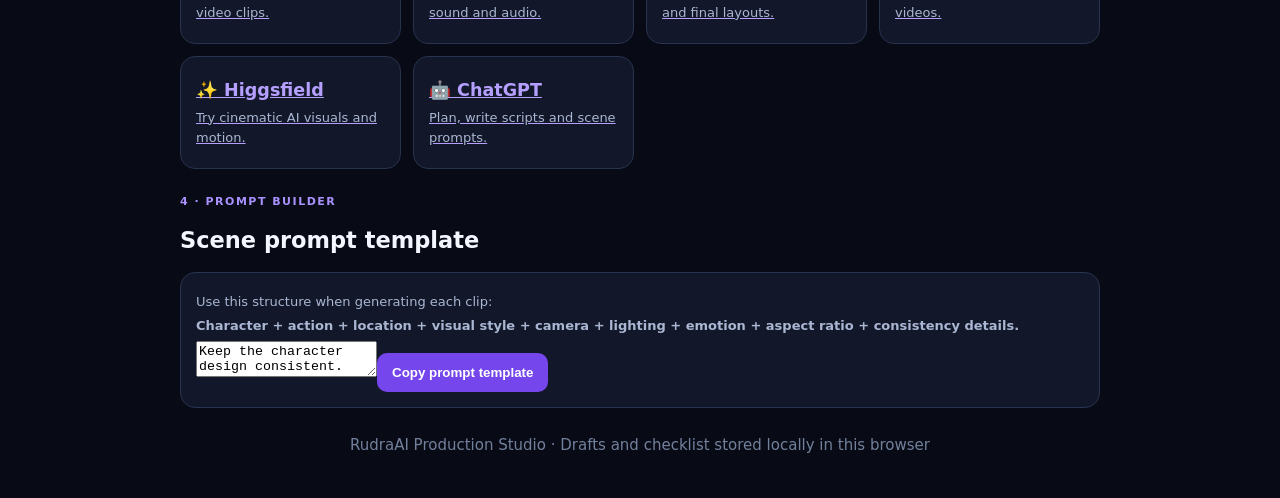
<file: production.html>
<!doctype html><html lang="en"><head><meta charset="utf-8"><meta name="viewport" content="width=device-width,initial-scale=1"><meta name="theme-color" content="#080b15"><title>RudraAI Production Studio</title><style>
*{box-sizing:border-box}body{margin:0;background:#080b15;color:#f3f5ff;font:15px system-ui;padding:16px}main{max-width:920px;margin:auto}.top{border:1px solid #293453;background:linear-gradient(130deg,#1c2345,#10203a);padding:24px;border-radius:20px}.eyebrow{color:#a991ff;font-size:11px;letter-spacing:1.5px;font-weight:800}h1{font-size:clamp(28px,7vw,44px);margin:10px 0;background:linear-gradient(90deg,#b38aff,#71b6ff);background-clip:text;color:transparent}p{color:#aab6d2;line-height:1.6}.btn{display:inline-block;padding:11px 14px;background:linear-gradient(110deg,#7446eb,#3c7afa);color:white;text-decoration:none;border-radius:10px;font-weight:700;margin:6px 5px 0 0}section{margin-top:26px}.grid{display:grid;grid-template-columns:repeat(auto-fit,minmax(210px,1fr));gap:12px}.card{background:#12182a;border:1px solid #28334e;border-radius:15px;padding:15px}.card h3{margin:8px 0}.card p{font-size:13px;margin:4px 0}.tools a{color:#b5a0ff}.field{display:block;margin:10px 0}.field input,.field select,.field textarea{width:100%;padding:12px;border:1px solid #2a3551;background:#0d1322;color:#fff;border-radius:10px;margin-top:5px;font:inherit}.field textarea{min-height:150px;resize:vertical}.checks label{display:block;padding:9px 0;color:#c6cee1}.checks input{margin-right:8px}button{background:#7446eb;color:white;border:0;padding:12px 15px;border-radius:10px;font-weight:700}small{color:#8996b5}.bar{display:flex;gap:8px;flex-wrap:wrap}.saveNote{color:#78dfad}footer{text-align:center;color:#72809c;padding:28px}
</style></head><body><main>
<div class="top"><div class="eyebrow">IDEA TO PUBLISH · CREATIVE WORKFLOW</div><h1>RudraAI Production Studio</h1><p>Plan a video, write the script, prepare voice and scene prompts, then track your production steps from your Android phone.</p><a class="btn" href="./dashboard.html">← Command Center</a></div>
<section><div class="eyebrow">1 · PROJECT BRIEF</div><h2>Start a production</h2><div class="grid"><div class="card"><label class="field">Project name<input id="name" placeholder="e.g. Baby With Ved — Rainbow Song"></label><label class="field">Content type<select id="type"><option>Nursery rhyme / kids song</option><option>Story / animation</option><option>YouTube Short</option><option>Educational video</option><option>Tech tutorial</option><option>Travel video</option><option>Promo / ad</option></select></label></div><div class="card"><label class="field">Language<select id="lang"><option>Hindi + English</option><option>Hindi</option><option>English</option><option>Urdu</option></select></label><label class="field">Format<select id="format"><option>16:9 YouTube</option><option>9:16 Vertical / Shorts</option><option>1:1 Square</option></select></label></div></div><label class="field">Idea / instructions<textarea id="idea" placeholder="Describe the video idea, characters, mood, message, audience…"></textarea></label><label class="field">Script<textarea id="script" placeholder="Write or paste your narration, dialogue, or song lyrics here…"></textarea></label><button id="save">Save project draft</button> <button id="clear" style="background:#29334d">Clear form</button><p class="saveNote" id="status" aria-live="polite"></p></section>
<section><div class="eyebrow">2 · PRODUCTION CHECKLIST</div><h2>Track the workflow</h2><div class="card checks" id="checklist"><label><input type="checkbox" data-stage="idea"> Idea and brief finalized</label><label><input type="checkbox" data-stage="script"> Script / lyrics completed</label><label><input type="checkbox" data-stage="visuals"> Character & visual prompts prepared</label><label><input type="checkbox" data-stage="voice"> Voice / song audio generated</label><label><input type="checkbox" data-stage="scenes"> Scene clips generated</label><label><input type="checkbox" data-stage="edit"> Clips, audio and captions assembled</label><label><input type="checkbox" data-stage="review"> Quality check (sound, spelling, safe visuals)</label><label><input type="checkbox" data-stage="publish"> Published and link saved</label></div></section>
<section><div class="eyebrow">3 · CREATOR TOOLS</div><h2>Open your production tools</h2><div class="grid tools"><a class="card" href="https://labs.google/fx/"><h3>🎬 Google Flow</h3><p>Generate visual scenes and video clips.</p></a><a class="card" href="https://elevenlabs.io/"><h3>🎙️ ElevenLabs</h3><p>Create voice narration, sound and audio.</p></a><a class="card" href="https://www.canva.com/"><h3>🎨 Canva</h3><p>Build thumbnails, captions and final layouts.</p></a><a class="card" href="https://invideo.io/"><h3>🎞️ InVideo</h3><p>Edit clips and assemble videos.</p></a><a class="card" href="https://higgsfield.ai/"><h3>✨ Higgsfield</h3><p>Try cinematic AI visuals and motion.</p></a><a class="card" href="https://chatgpt.com/"><h3>🤖 ChatGPT</h3><p>Plan, write scripts and scene prompts.</p></a></div></section>
<section><div class="eyebrow">4 · PROMPT BUILDER</div><h2>Scene prompt template</h2><div class="card"><p>Use this structure when generating each clip:</p><p><b>Character + action + location + visual style + camera + lighting + emotion + aspect ratio + consistency details.</b></p><textarea id="promptTemplate" readonly>Keep the character design consistent. [CHARACTER] is [ACTION] in [LOCATION]. Original family-friendly 3D animated style, expressive faces, clean details, [CAMERA SHOT], [LIGHTING], [MOOD]. Smooth natural motion, no logos, no on-screen text. Aspect ratio: [FORMAT].</textarea><button id="copyPrompt">Copy prompt template</button></div></section>
<footer>RudraAI Production Studio · Drafts and checklist stored locally in this browser</footer>
</main><script>
const ids=['name','type','lang','format','idea','script'];const saveBtn=document.getElementById('save'),status=document.getElementById('status');function save(){const obj={};ids.forEach(id=>obj[id]=document.getElementById(id).value);obj.checks=[...document.querySelectorAll('#checklist input')].map(c=>c.checked);localStorage.setItem('rudraai_production_draft',JSON.stringify(obj));status.textContent='Draft saved on this device.'}function load(){try{const o=JSON.parse(localStorage.getItem('rudraai_production_draft')||'null');if(!o)return;ids.forEach(id=>{if(o[id]!==undefined)document.getElementById(id).value=o[id]});if(o.checks)document.querySelectorAll('#checklist input').forEach((c,i)=>c.checked=!!o.checks[i])}catch(e){}}saveBtn.onclick=save;document.querySelectorAll('#checklist input').forEach(c=>c.onchange=save);document.getElementById('clear').onclick=()=>{ids.forEach(id=>document.getElementById(id).value='');document.querySelectorAll('#checklist input').forEach(c=>c.checked=false);localStorage.removeItem('rudraai_production_draft');status.textContent='Draft cleared.'};document.getElementById('copyPrompt').onclick=async()=>{try{await navigator.clipboard.writeText(document.getElementById('promptTemplate').value);status.textContent='Prompt template copied.'}catch(e){status.textContent='Select and copy the template manually.'}};load();
</script></body></html>
</file>
<file: assets/css/style.css>
:root{color-scheme:dark;--bg:#070b16;--bg2:#0b1428;--panel:rgba(17,29,53,.78);--panel2:rgba(24,42,72,.72);--line:rgba(139,177,255,.18);--text:#f3f7ff;--muted:#9baecc;--cyan:#5de6ed;--blue:#4d8dff;--violet:#9b7bff;--green:#71e4ba;--accent:var(--cyan);--glow:rgba(77,141,255,.28);font-synthesis:none}
*{box-sizing:border-box}
html{scroll-behavior:smooth;scroll-padding-top:30px}
body{margin:0;min-height:100vh;background:radial-gradient(ellipse at 82% 8%,rgba(42,100,190,.24),transparent 34%),radial-gradient(ellipse at 45% 75%,rgba(88,61,171,.12),transparent 38%),var(--bg);color:var(--text);font:15px/1.65 Inter,ui-sans-serif,system-ui,-apple-system,"Segoe UI",sans-serif;overflow-x:hidden}
body:before{content:"";position:fixed;inset:0;pointer-events:none;opacity:.2;background-image:linear-gradient(rgba(130,170,255,.035) 1px,transparent 1px),linear-gradient(90deg,rgba(130,170,255,.035) 1px,transparent 1px);background-size:42px 42px;mask-image:linear-gradient(to bottom,black,transparent 85%);z-index:-1}
a{color:inherit}
.site-header{position:fixed;z-index:20;inset:0 auto 0 0;width:238px;padding:26px 18px;background:rgba(7,12,25,.9);border-right:1px solid var(--line);backdrop-filter:blur(22px);display:flex;flex-direction:column;justify-content:flex-start;gap:36px}
.brand{display:flex;align-items:center;gap:11px;padding:9px 10px;text-decoration:none;font-size:1rem;font-weight:900;letter-spacing:.1em}
.brand:before{content:"R";display:grid;place-items:center;width:37px;height:37px;border-radius:12px;color:#06111e;background:linear-gradient(135deg,var(--cyan),var(--blue) 58%,var(--violet));box-shadow:0 0 28px var(--glow);font-size:1.1rem}
nav{display:flex;flex-direction:column;gap:8px}
nav a{display:flex;align-items:center;gap:12px;padding:12px 14px;border:1px solid transparent;border-radius:13px;color:var(--muted);text-decoration:none;font-weight:650;transition:.2s ease}
nav a:before{content:"";width:7px;height:7px;border-radius:50%;background:#526887;box-shadow:0 0 0 4px rgba(82,104,135,.12)}
nav a:hover,nav a:focus-visible{outline:none;color:var(--text);border-color:var(--line);background:rgba(65,112,190,.13)}
nav a[href*="#projects"]{color:var(--text);background:linear-gradient(100deg,rgba(57,127,236,.24),rgba(53,212,218,.08));border-color:rgba(93,230,237,.18)}
nav a[href*="#projects"]:before{background:var(--cyan);box-shadow:0 0 14px var(--cyan)}
main{margin-left:238px;min-height:100vh;padding:34px clamp(22px,5vw,76px) 70px;max-width:1660px}
.hero{position:relative;isolation:isolate;overflow:hidden;min-height:390px;padding:clamp(36px,7vw,88px);margin:10px 0 42px;border:1px solid var(--line);border-radius:28px;background:linear-gradient(115deg,rgba(8,17,34,.96),rgba(17,43,81,.82) 58%,rgba(22,37,75,.8));box-shadow:0 25px 80px rgba(0,0,0,.28),inset 0 1px rgba(255,255,255,.06)}
.hero:before{content:"";position:absolute;z-index:-1;width:290px;height:290px;right:9%;top:12%;border-radius:50%;background:radial-gradient(circle at 35% 30%,#c4ffff 0,#51e4ed 12%,#387ce9 36%,#754ce6 62%,transparent 72%);filter:blur(3px);opacity:.72;box-shadow:0 0 85px rgba(67,153,255,.4);animation:float 8s ease-in-out infinite}
.hero:after{content:"";position:absolute;z-index:-1;inset:auto -5% -65% 25%;height:240px;background:radial-gradient(ellipse,rgba(69,131,255,.22),transparent 68%);filter:blur(12px)}
@keyframes float{0%,100%{transform:translateY(0) scale(1)}50%{transform:translateY(-15px) scale(1.045)}}
.eyebrow{color:var(--cyan);font-size:.72rem;font-weight:850;letter-spacing:.2em;text-transform:uppercase}
h1{max-width:800px;margin:14px 0;font-size:clamp(2.5rem,6.4vw,5.2rem);line-height:1.02;letter-spacing:-.055em}
h2{font-size:clamp(1.8rem,4vw,2.8rem);line-height:1.1;letter-spacing:-.035em;margin:8px 0 24px}
h3{font-size:1.12rem;line-height:1.3;margin:0 0 10px}
.hero>p:not(.eyebrow),.about p:last-child{max-width:660px;color:#c0cce2;font-size:1.04rem}
.button{display:inline-flex;align-items:center;justify-content:center;gap:9px;margin-top:18px;padding:13px 21px;border:1px solid rgba(255,255,255,.18);border-radius:13px;background:linear-gradient(110deg,var(--cyan),#7fa9ff 62%,#a38bff);color:#06111d;font-weight:850;text-decoration:none;box-shadow:0 10px 30px rgba(68,151,235,.2);transition:transform .2s,filter .2s}
.button:hover{transform:translateY(-2px);filter:brightness(1.08)}
.section{padding:32px 0 44px}
.section>.eyebrow{margin-bottom:8px}
.project-grid{display:grid;grid-template-columns:repeat( auto-fit,minmax(min(100%,245px),1fr));gap:17px}
.project-card,.project-grid article{position:relative;overflow:hidden;display:block;min-height:178px;padding:23px;border:1px solid var(--line);border-radius:19px;background:linear-gradient(145deg,rgba(22,39,68,.88),rgba(11,20,38,.88));box-shadow:0 12px 35px rgba(0,0,0,.14);text-decoration:none;transition:transform .22s,border-color .22s,box-shadow .22s}
.project-card:after,.project-grid article:after{content:"";position:absolute;width:130px;height:130px;right:-60px;bottom:-70px;border-radius:50%;background:var(--glow);filter:blur(28px);pointer-events:none}
.project-card:hover,.project-card:focus-visible{transform:translateY(-5px);border-color:rgba(93,230,237,.52);box-shadow:0 20px 45px rgba(0,0,0,.25),0 0 28px rgba(77,141,255,.12);outline:none}
.project-card h3{font-size:1.2rem}
.project-card p,.project-grid article p{color:var(--muted);margin:0 0 18px}
.project-card span{color:var(--cyan);font-weight:800;font-size:.9rem}
.project-card .tag,.tag{display:inline-flex;padding:5px 9px;border-radius:999px;border:1px solid rgba(93,230,237,.2);background:rgba(93,230,237,.08);color:var(--cyan);font-size:.7rem;font-weight:800;letter-spacing:.08em;text-transform:uppercase}
.about{margin-top:18px;padding:32px;border:1px solid var(--line);border-radius:22px;background:rgba(13,24,44,.62)}
footer{margin:45px 0 0;padding:24px 0;color:#8092b1;border-top:1px solid var(--line);font-size:.86rem}
.project-hero{min-height:340px}
.episode-card{display:flex;flex-direction:column;min-height:100%}
.episode-tag{color:var(--cyan);font-size:.72rem;font-weight:850;letter-spacing:.12em}
.episode-card .button{align-self:flex-start;margin-top:auto}
.lyric-preview{padding:18px;border-left:3px solid var(--cyan);background:rgba(255,255,255,.04);border-radius:0 12px 12px 0;color:var(--muted)}
.notice{border:1px solid rgba(113,228,186,.25);background:rgba(113,228,186,.06);border-radius:16px;padding:18px 20px;color:var(--muted)}
.notice strong{color:var(--text)}
.reveal{opacity:0;transform:translateY(14px);transition:opacity .55s ease,transform .55s ease}
.reveal.visible{opacity:1;transform:none}
@media(max-width:760px){.site-header{inset:0 0 auto 0;width:auto;height:auto;min-height:68px;padding:10px 14px;flex-direction:row;align-items:center;gap:10px;border-right:0;border-bottom:1px solid var(--line)}.brand{font-size:.85rem;padding:5px}.brand:before{width:34px;height:34px}nav{flex-direction:row;gap:4px;overflow-x:auto;max-width:58vw}nav a{white-space:nowrap;padding:9px 10px;font-size:.78rem}nav a:before{display:none}main{margin:68px 0 0;padding:18px 15px 45px}.hero{min-height:360px;margin:8px 0 28px;padding:34px 24px;border-radius:22px}.hero:before{width:180px;height:180px;right:-25px;top:22%;opacity:.58}h1{font-size:clamp(2.4rem,11vw,4rem);max-width:100%}.section{padding:25px 0 32px}.project-grid{grid-template-columns:1fr 1fr;gap:11px}.project-card,.project-grid article{min-height:160px;padding:17px;border-radius:16px}.project-card h3{font-size:1rem}.project-card p,.project-grid article p{font-size:.87rem}.about{padding:22px}footer{margin-top:28px}}
@media(max-width:420px){nav a{font-size:.72rem;padding:8px}.brand{letter-spacing:.04em}.project-grid{grid-template-columns:1fr}.hero{min-height:330px}}
@media(prefers-reduced-motion:reduce){*,*:before,*:after{scroll-behavior:auto!important;animation:none!important;transition:none!important}.reveal{opacity:1;transform:none}}

/* Distinct brand accents while preserving the shared RUDRA design language */
body[data-project="baby"]{--cyan:#ff9ecb;--blue:#ff7cae;--violet:#a78bfa;--glow:rgba(255,130,190,.25)}
body[data-project="security"]{--cyan:#63e6be;--blue:#3c91ff;--violet:#7c8cff;--glow:rgba(60,145,255,.25)}
body[data-project="services"]{--cyan:#67e8f9;--blue:#3b82f6;--violet:#818cf8;--glow:rgba(59,130,246,.25)}
body[data-project="freelance"]{--cyan:#8ee7c4;--blue:#4c9aff;--violet:#9b8cff;--glow:rgba(76,154,255,.22)}
body[data-project="social"]{--cyan:#f0abfc;--blue:#818cf8;--violet:#c084fc;--glow:rgba(192,132,252,.23)}

/* Central workflow timeline and project pipeline */
.workflow-intro{max-width:720px;color:var(--muted);margin:-10px 0 22px}
.workflow-steps{display:grid;grid-template-columns:repeat(4,minmax(0,1fr));gap:14px;position:relative}
.workflow-step{position:relative;min-height:190px;padding:20px;border:1px solid var(--line);border-radius:17px;background:linear-gradient(145deg,rgba(22,39,68,.9),rgba(11,20,38,.88))}
.step-number{display:block;font-size:1.8rem;line-height:1;color:rgba(125,171,255,.58);font-weight:900;margin-bottom:17px}
.workflow-step h3{margin:13px 0 8px}
.workflow-step p{margin:0;color:var(--muted);font-size:.9rem}
.workflow-board{margin-top:22px;padding:22px;border:1px solid var(--line);border-radius:20px;background:rgba(11,20,38,.72)}
.workflow-board-head{display:flex;align-items:center;justify-content:space-between;gap:15px;margin-bottom:12px}
.workflow-board-head .eyebrow{margin:0}
.workflow-board-head h3{margin:4px 0 0;font-size:1.2rem}
.workflow-row{display:grid;grid-template-columns:minmax(150px,1.1fr) auto minmax(180px,1.5fr);align-items:center;gap:18px;padding:15px 2px;border-top:1px solid var(--line)}
.workflow-row strong,.workflow-row small{display:block}
.workflow-row small{color:var(--muted);font-size:.78rem;margin-top:3px}
.workflow-row p{margin:0;color:var(--muted);font-size:.88rem}
.workflow-status{display:inline-flex;align-items:center;justify-content:center;white-space:nowrap;padding:5px 10px;border-radius:999px;font-size:.72rem;font-weight:850;border:1px solid}
.status-testing{color:#ffd58a;border-color:#ffd58a44;background:#ffd58a12}
.status-progress{color:var(--cyan);border-color:var(--cyan)44;background:var(--cyan)12}
.status-planned{color:#b8c5df;border-color:#b8c5df33;background:#b8c5df0d}
@media(max-width:900px){.workflow-steps{grid-template-columns:repeat(2,minmax(0,1fr))}.workflow-row{grid-template-columns:minmax(130px,1fr) auto}.workflow-row p{grid-column:1/-1;margin-top:-8px}}
@media(max-width:520px){.workflow-steps{grid-template-columns:1fr 1fr;gap:10px}.workflow-step{padding:15px;min-height:180px}.workflow-board{padding:15px}.workflow-row{gap:9px}.workflow-row strong{font-size:.88rem}.workflow-status{font-size:.65rem;padding:4px 7px}.workflow-board-head{align-items:flex-start;flex-direction:column}}

/* Strong mobile/tablet navigation override for narrow browser webviews */
@media screen and (max-width:1024px){
  .site-header{position:sticky!important;top:0!important;left:0!important;right:0!important;bottom:auto!important;width:100%!important;height:auto!important;min-height:64px!important;padding:9px 12px!important;display:flex!important;flex-direction:row!important;align-items:center!important;justify-content:space-between!important;gap:8px!important;border-right:0!important;border-bottom:1px solid var(--line)!important}
  .brand{flex:0 0 auto!important;font-size:.78rem!important;letter-spacing:.04em!important;padding:4px!important}
  .brand:before{width:31px!important;height:31px!important}
  .site-header nav{display:flex!important;flex:1 1 auto!important;flex-direction:row!important;align-items:center!important;justify-content:flex-end!important;gap:3px!important;max-width:70%!important;overflow-x:auto!important;white-space:nowrap!important}
  .site-header nav a{flex:0 0 auto!important;padding:8px 9px!important;font-size:.72rem!important;white-space:nowrap!important}
  .site-header nav a:before{display:none!important}
  main{margin:0!important;padding:18px 16px 44px!important;width:100%!important;max-width:none!important}
  .hero{margin:8px 0 26px!important}
}
@media screen and (max-width:520px){
  .site-header{min-height:60px!important;padding:7px 9px!important}
  .brand{font-size:.68rem!important;gap:7px!important}
  .brand:before{width:28px!important;height:28px!important}
  .site-header nav{max-width:68%!important}
  .site-header nav a{font-size:.66rem!important;padding:7px 7px!important}
  main{padding:14px 12px 36px!important}
  .project-grid{grid-template-columns:1fr!important}
  .workflow-steps{grid-template-columns:1fr 1fr!important}
}

/* Interactive local task board */
.task-controls{display:grid;grid-template-columns:minmax(0,1.5fr) minmax(180px,1fr) auto;gap:12px;align-items:end;padding:18px;border:1px solid var(--line);border-radius:18px;background:rgba(12,23,42,.78)}
.task-field{display:grid;gap:7px;color:var(--muted);font-size:.82rem;font-weight:750}
.task-field input,.task-field select,.task-toolbar select{width:100%;min-height:44px;padding:10px 12px;border:1px solid var(--line);border-radius:10px;background:#0b1426;color:var(--text);font:inherit}
.task-add{margin:0;min-height:44px;cursor:pointer}
.task-toolbar{display:flex;justify-content:space-between;align-items:center;gap:12px;margin:15px 2px;color:var(--muted);font-size:.85rem}
.task-toolbar label{display:flex;align-items:center;gap:8px}
.task-toolbar select{width:auto;min-height:36px;padding:5px 10px}
.task-list{display:grid;gap:9px}
.task-item{display:grid;grid-template-columns:auto minmax(0,1fr) auto;align-items:center;gap:12px;padding:13px 15px;border:1px solid var(--line);border-radius:13px;background:rgba(19,34,59,.72)}
.task-item input{width:19px;height:19px;accent-color:var(--cyan)}
.task-item strong,.task-item small{display:block}
.task-item small{color:var(--muted);margin-top:2px}
.task-item.is-done strong{text-decoration:line-through;color:var(--muted)}
.task-delete{border:1px solid rgba(255,130,140,.25);border-radius:9px;background:rgba(255,100,120,.08);color:#ffb4bd;padding:7px 10px;cursor:pointer}
.task-empty{padding:18px;border:1px dashed var(--line);border-radius:13px;color:var(--muted);text-align:center}
@media(max-width:700px){.task-controls{grid-template-columns:1fr}.task-add{width:100%}}

/* Per-project milestone tracker */
.project-workflow{margin:0 0 18px;padding:22px;border:1px solid var(--line);border-radius:20px;background:linear-gradient(140deg,rgba(20,39,69,.78),rgba(9,18,34,.78))}
.project-workflow h2{font-size:clamp(1.45rem,3vw,2rem);margin:7px 0 12px}
.project-progress{height:10px;overflow:hidden;border-radius:99px;background:rgba(139,177,255,.14);border:1px solid var(--line);margin:18px 0 8px}
.project-progress-fill{height:100%;width:0;border-radius:99px;background:linear-gradient(90deg,var(--cyan),var(--blue),var(--violet));transition:width .25s ease}
.project-progress-label{display:block;color:var(--muted);font-size:.82rem;margin-bottom:14px}
.project-checklist{display:grid;grid-template-columns:repeat(2,minmax(0,1fr));gap:9px}
.project-check-item{display:flex;align-items:flex-start;gap:11px;padding:13px;border:1px solid var(--line);border-radius:12px;background:rgba(6,14,27,.5);color:var(--text);cursor:pointer}
.project-check-item input{width:18px;height:18px;flex:0 0 18px;margin:2px 0 0;accent-color:var(--cyan)}
.project-check-item span{font-size:.9rem;line-height:1.4}
.project-check-item.is-done span{color:var(--muted);text-decoration:line-through}
@media(max-width:700px){.project-workflow{padding:18px}.project-checklist{grid-template-columns:1fr}}

/* Task backup actions */
.task-backup{display:flex;gap:8px;align-items:center;flex-wrap:wrap}
.task-utility{display:inline-flex;align-items:center;justify-content:center;min-height:36px;padding:7px 11px;border:1px solid var(--line);border-radius:9px;background:rgba(75,130,210,.1);color:var(--text);font:600 .78rem/1.2 inherit;cursor:pointer}
.task-utility:hover{border-color:var(--cyan);color:var(--cyan)}
.task-import input{position:absolute;width:1px;height:1px;overflow:hidden;clip:rect(0,0,0,0);white-space:nowrap;clip-path:inset(50%)}
.task-feedback{min-height:1.4em;margin:0 2px 10px;color:var(--cyan);font-size:.82rem}
@media(max-width:700px){.task-toolbar{align-items:flex-start;flex-wrap:wrap}.task-backup{width:100%}.task-utility{flex:1}}
</file>
